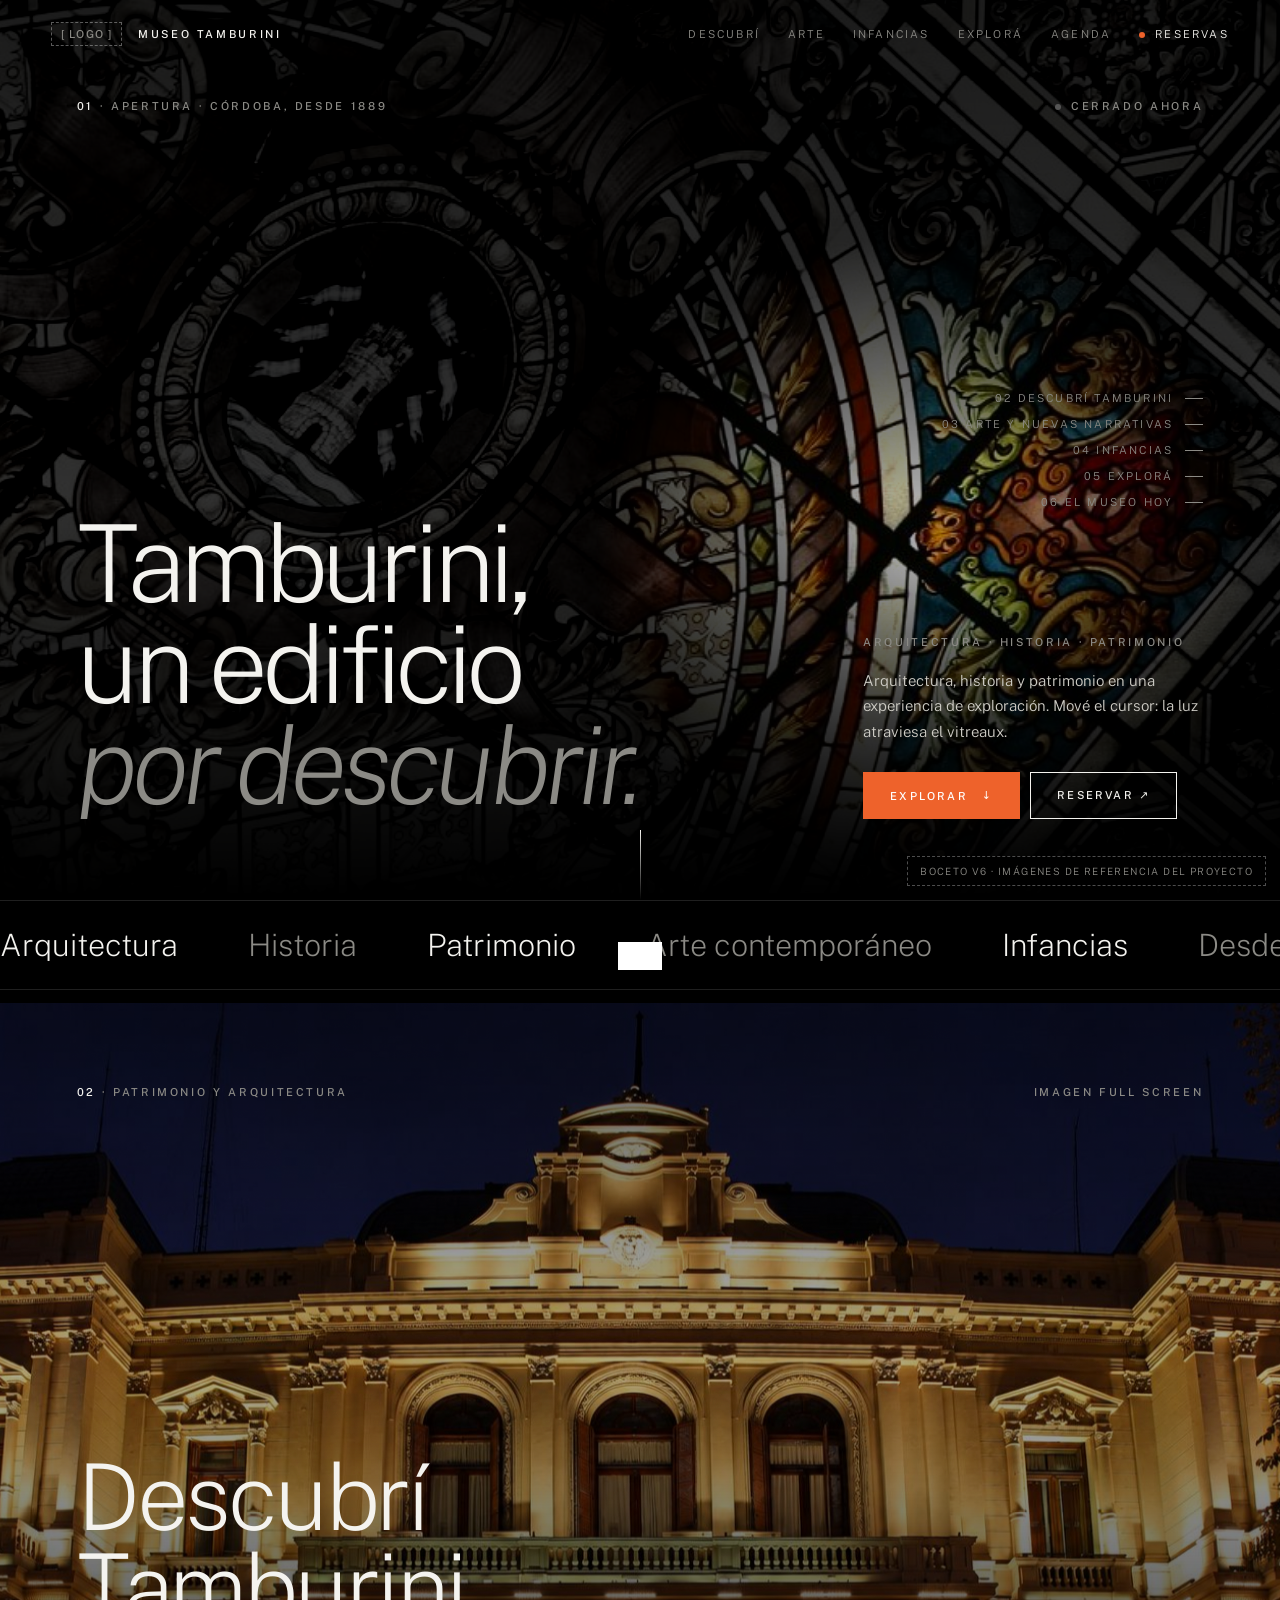
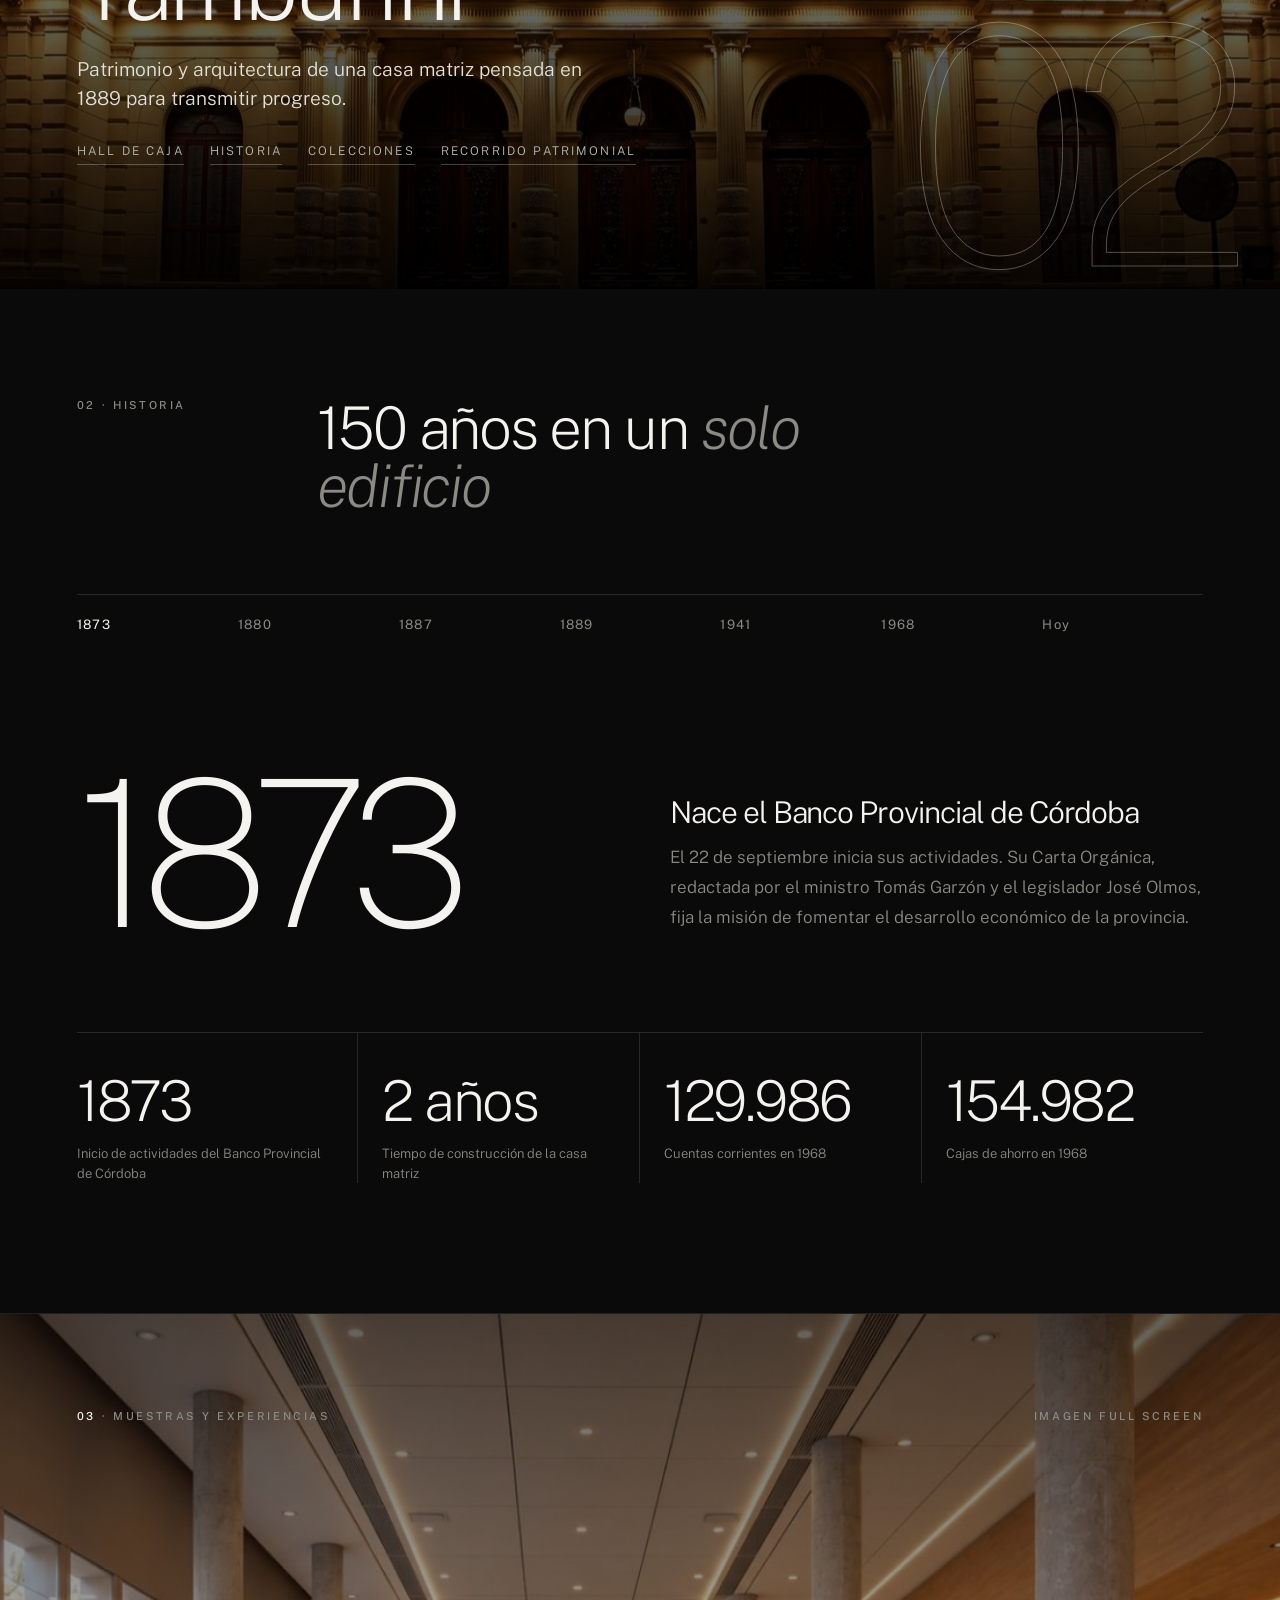
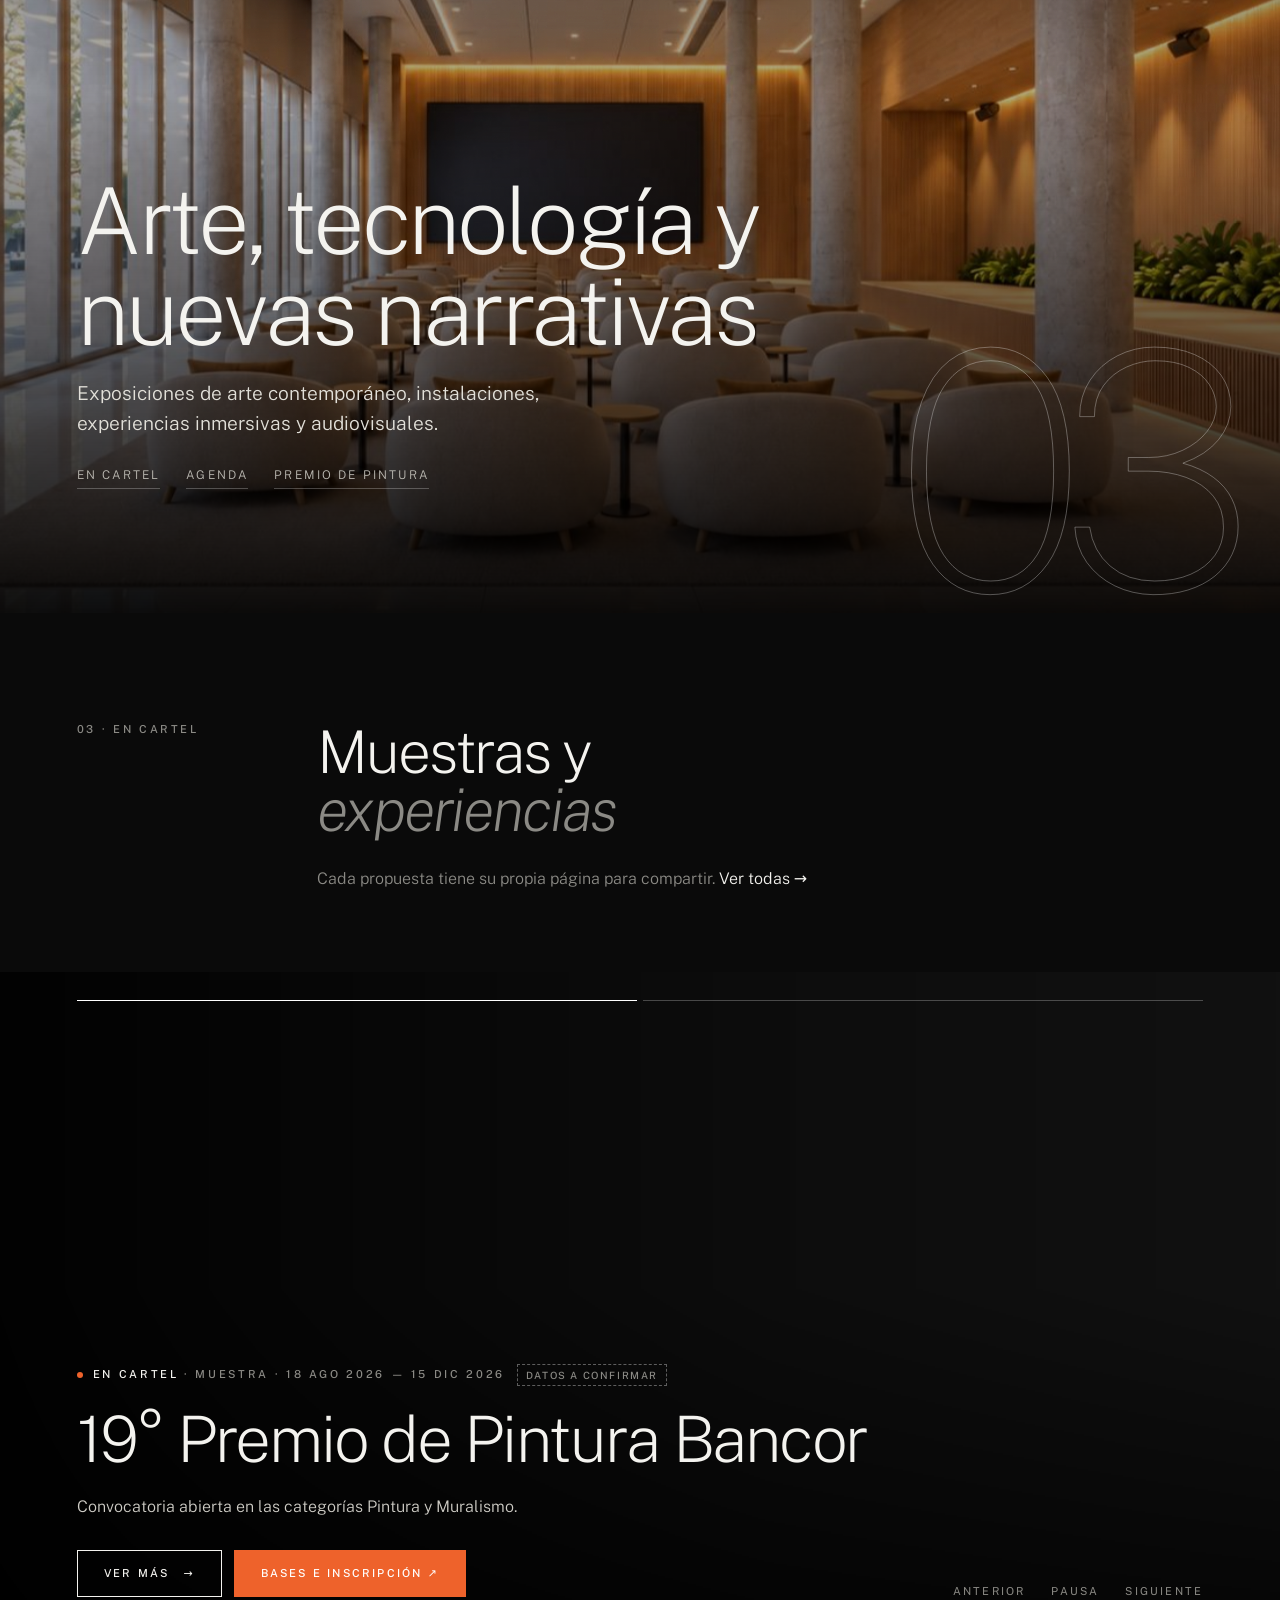
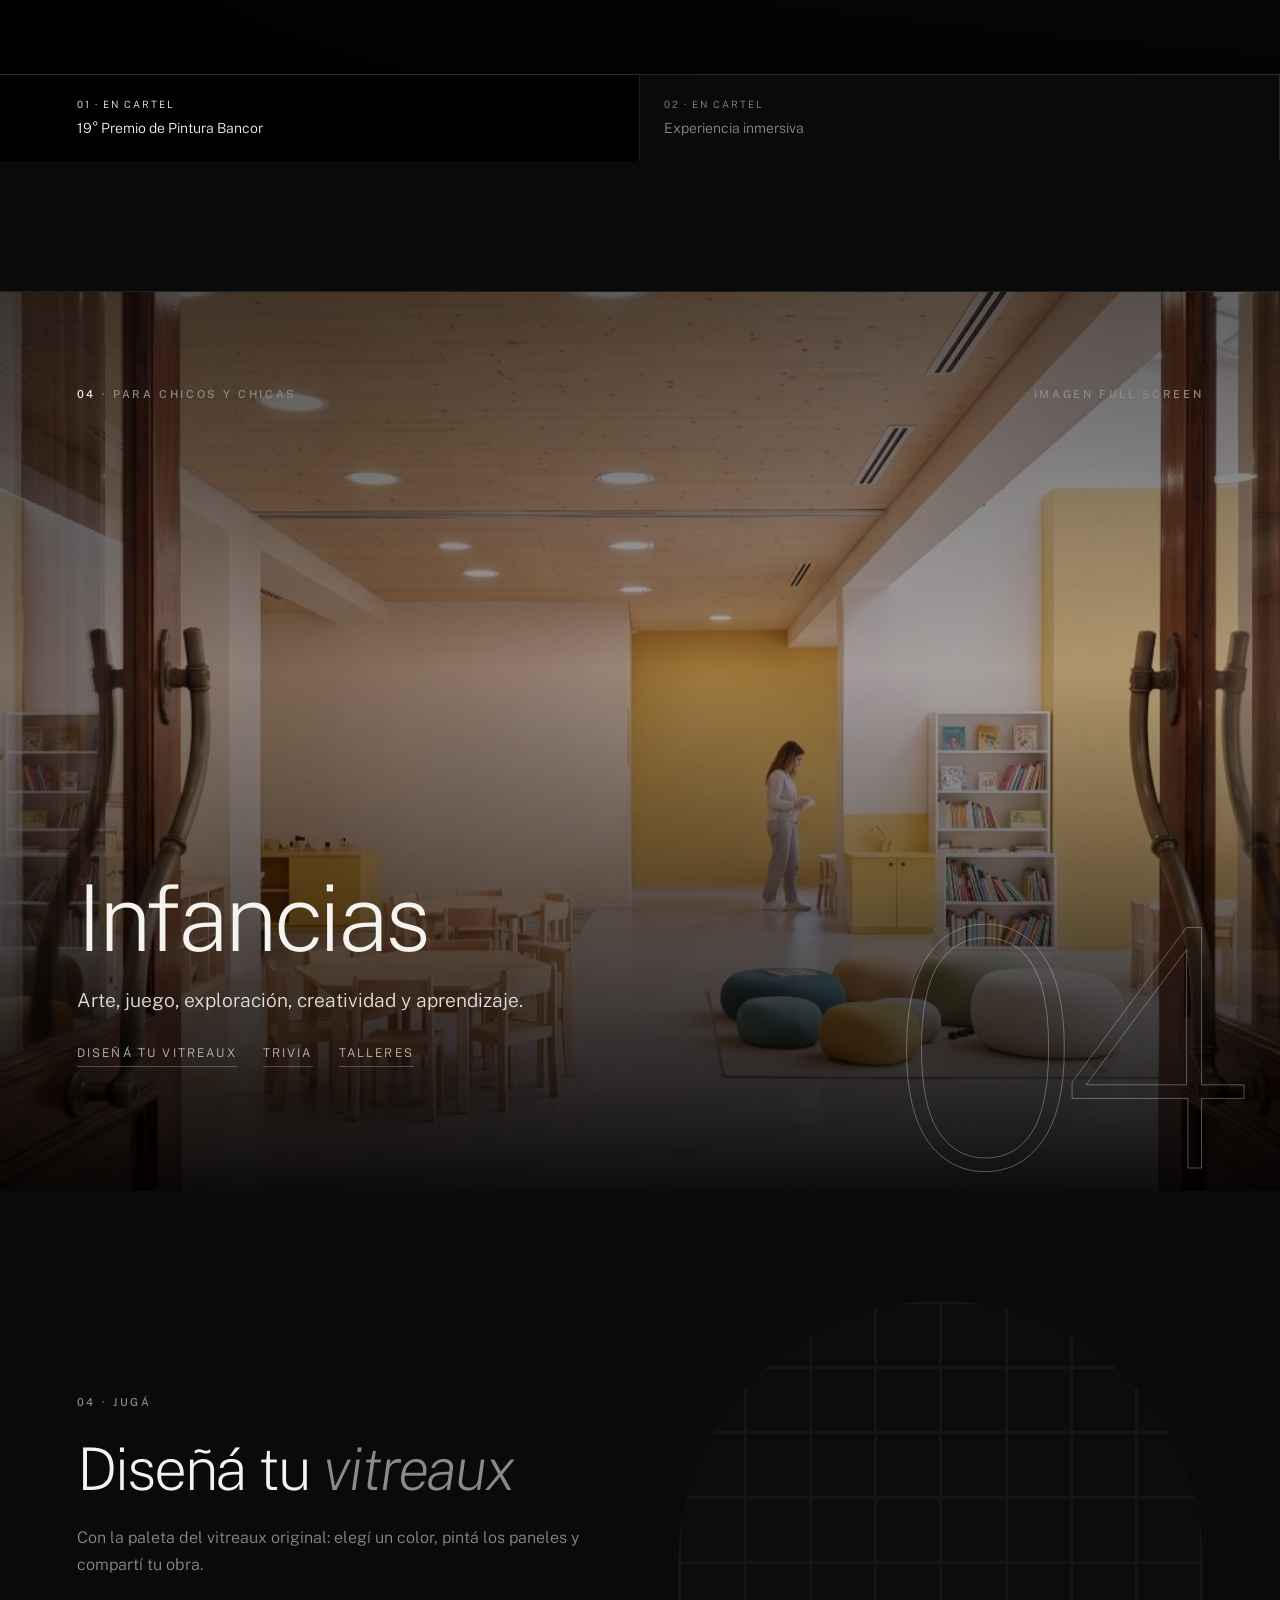
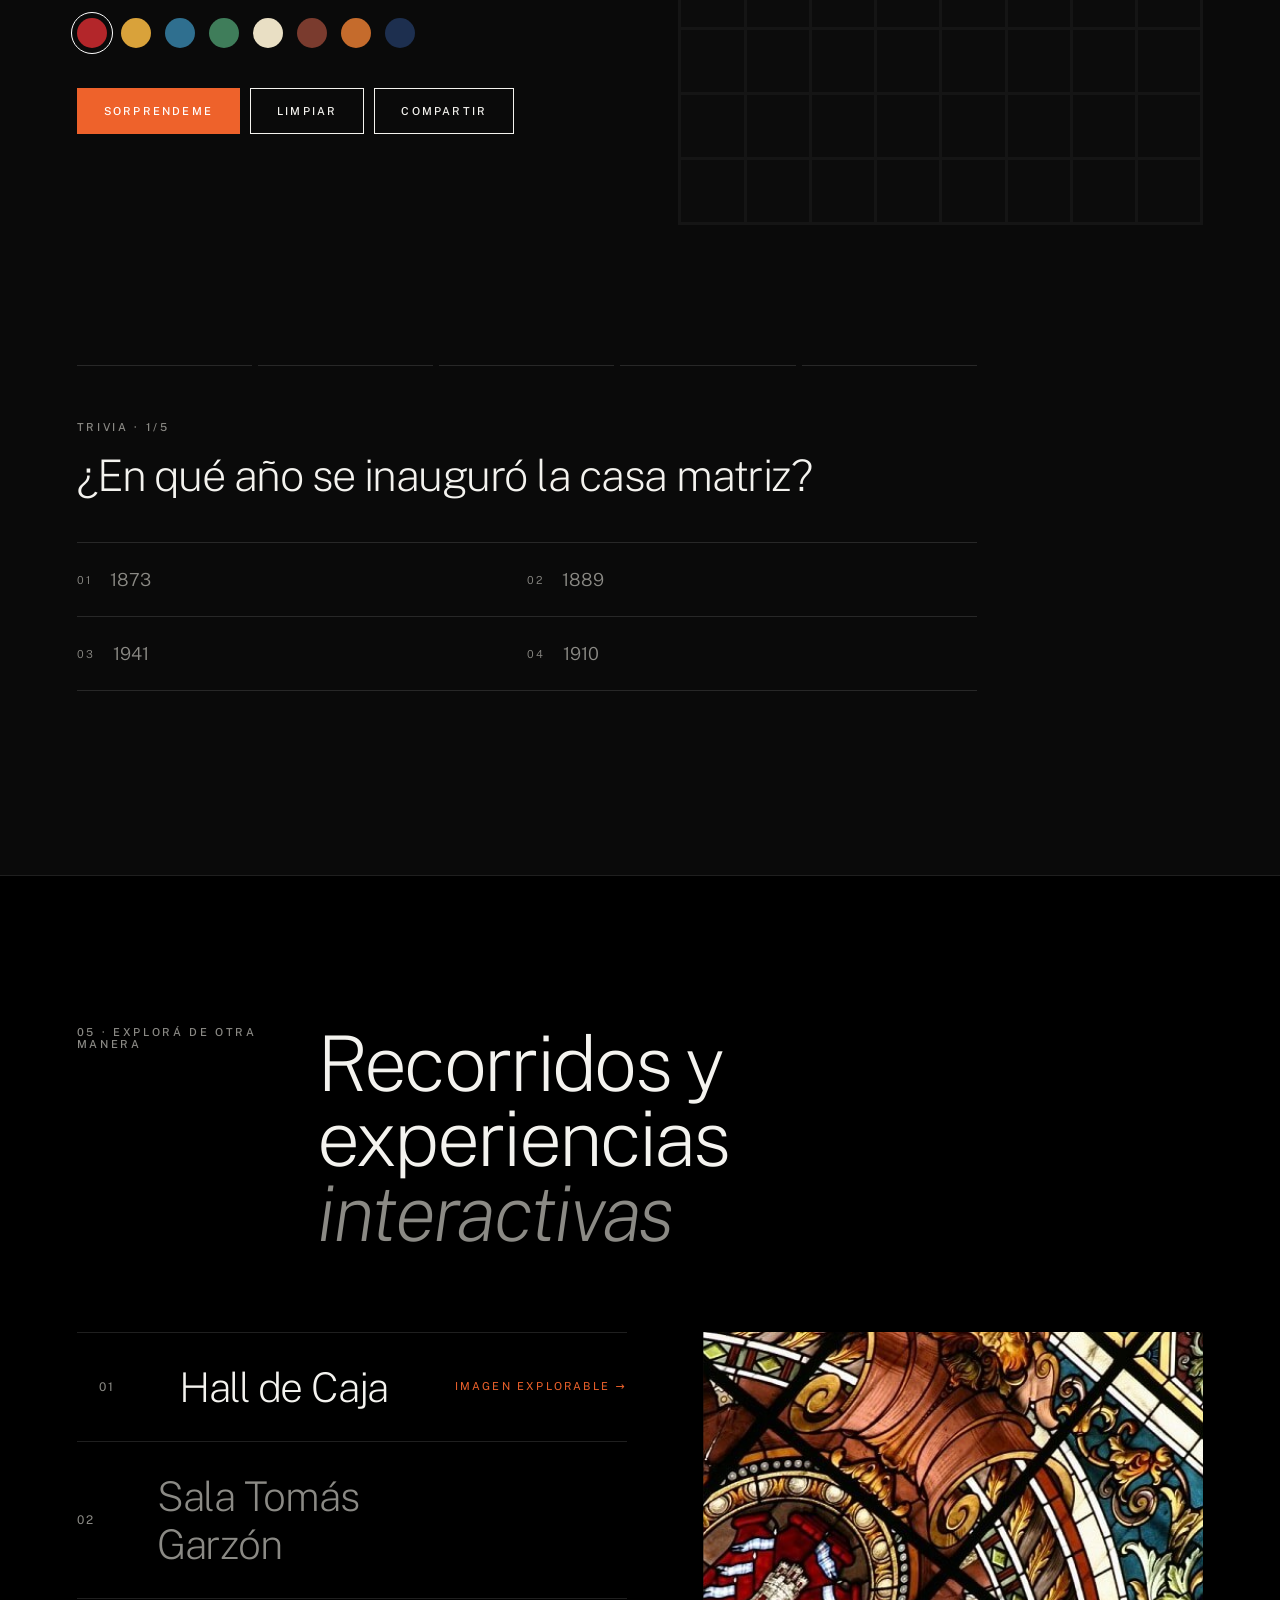
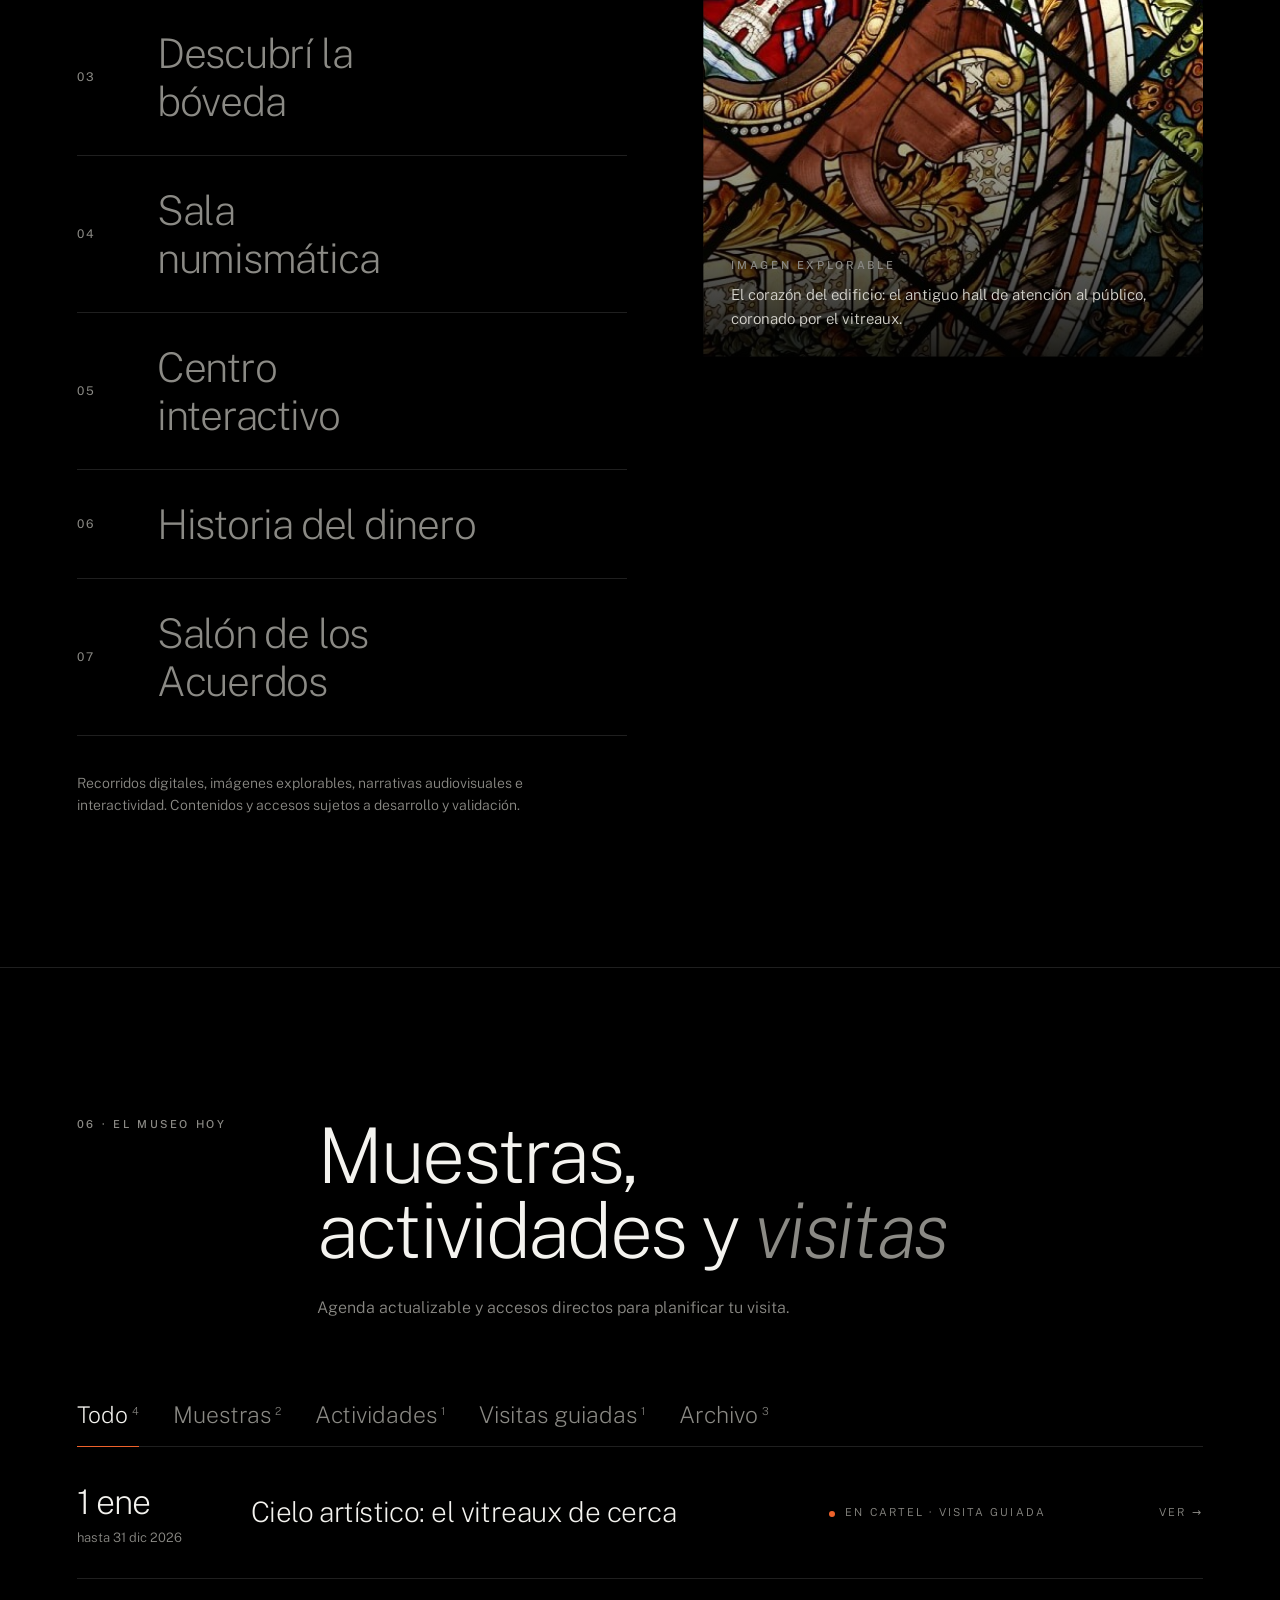
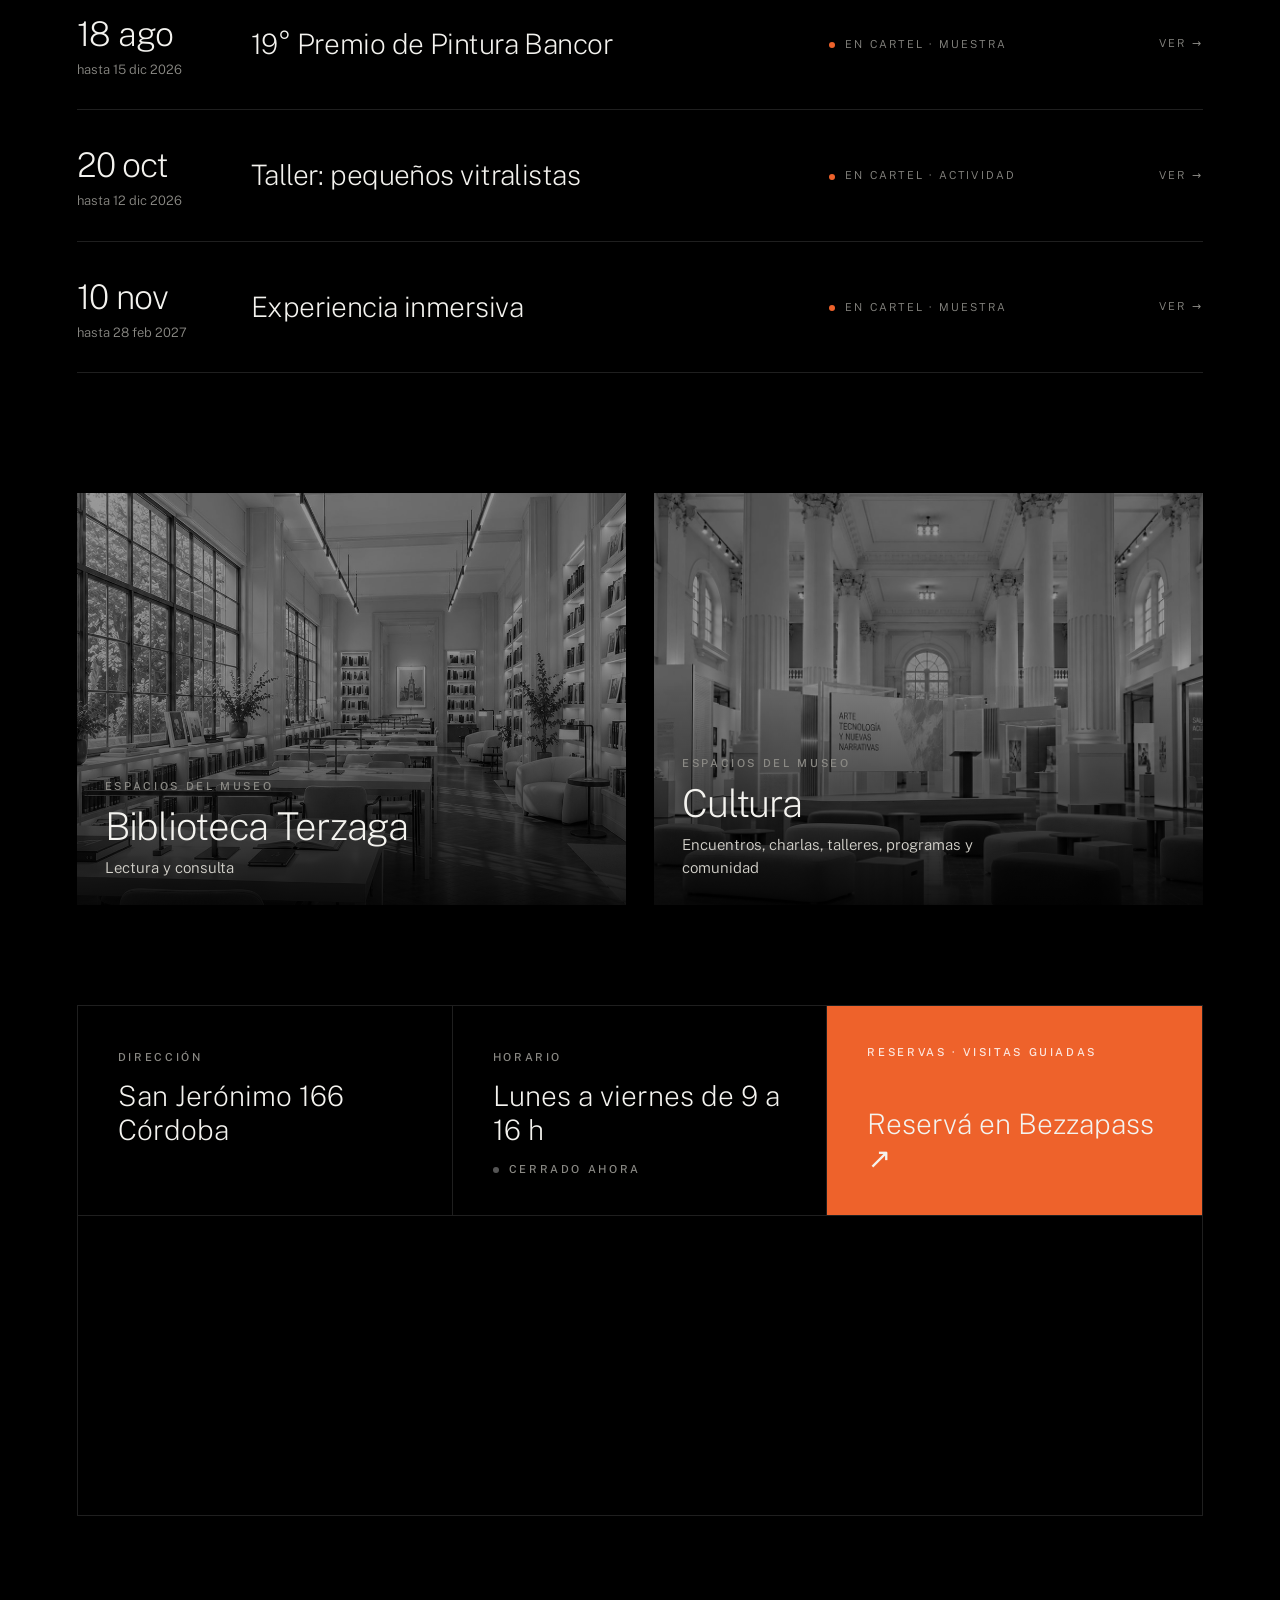
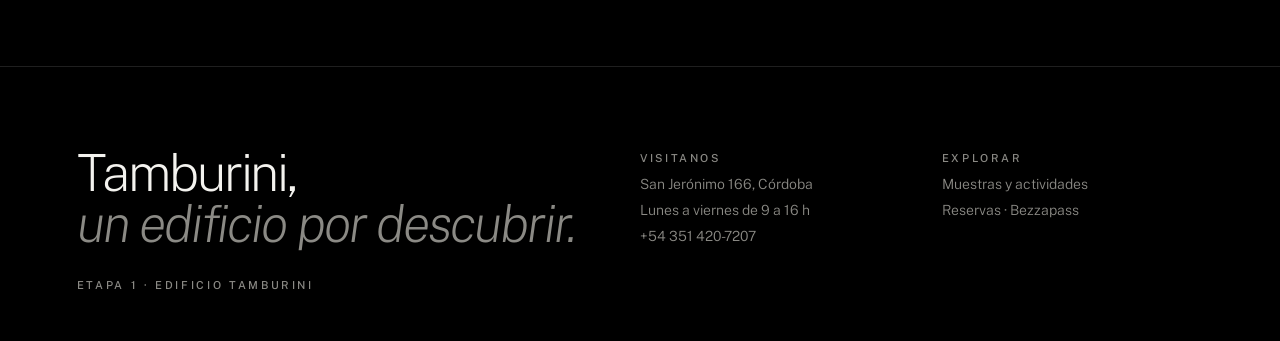
<file: index.html>
<!DOCTYPE html><html lang="es-AR"><head><meta charset="utf-8"><meta name="viewport" content="width=device-width,initial-scale=1">
<title>Museo Tamburini · Un edificio por descubrir | Córdoba</title><meta name="description" content="Tamburini, un edificio por descubrir. Arquitectura, historia y patrimonio en una experiencia de exploración. Muestras, infancias, recorridos interactivos y reservas."><link rel="canonical" href="https://www.bancor.com.ar/museo-tamburini/"><meta name="robots" content="index,follow,max-image-preview:large">
<meta property="og:type" content="website"><meta property="og:locale" content="es_AR"><meta property="og:site_name" content="Museo Arq. Francisco Tamburini"><meta property="og:title" content="Museo Tamburini · Un edificio por descubrir | Córdoba"><meta property="og:description" content="Tamburini, un edificio por descubrir. Arquitectura, historia y patrimonio en una experiencia de exploración. Muestras, infancias, recorridos interactivos y reservas."><meta property="og:url" content="https://www.bancor.com.ar/museo-tamburini/"><meta property="og:image" content="https://www.bancor.com.ar/museo-tamburini/assets/img/tamburini/fachada-tamburini-noche.jpg">
<meta name="twitter:card" content="summary_large_image"><meta name="theme-color" content="#000000"><link rel="preconnect" href="https://fonts.googleapis.com"><link rel="preconnect" href="https://fonts.gstatic.com" crossorigin><link href="https://fonts.googleapis.com/css2?family=Public+Sans:ital,wght@0,100;0,200;0,300;0,400;0,500;1,200;1,300&display=swap" rel="stylesheet"><link rel="stylesheet" href="assets/site.css"><script type="application/ld+json">{"@context": "https://schema.org", "@type": "Museum", "name": "Museo Arq. Francisco Tamburini", "url": "https://www.bancor.com.ar/museo-tamburini/", "telephone": "+54 351 420-7207", "address": {"@type": "PostalAddress", "streetAddress": "San Jerónimo 166", "addressLocality": "Córdoba", "postalCode": "X5000AGD", "addressRegion": "Córdoba", "addressCountry": "AR"}, "geo": {"@type": "GeoCoordinates", "latitude": -31.417767, "longitude": -64.18238}, "description": "Tamburini, un edificio por descubrir. Arquitectura, historia y patrimonio en la casa matriz del Banco de Córdoba (1889).", "openingHours": "Mo-Fr 09:00-16:00", "image": ["https://www.bancor.com.ar/museo-tamburini/assets/img/tamburini/fachada-tamburini-noche.jpg", "https://www.bancor.com.ar/museo-tamburini/assets/vitreaux.jpg"], "parentOrganization": {"@type": "Organization", "name": "Banco de la Provincia de Córdoba S.A.", "url": "https://www.bancor.com.ar/"}, "event": [{"@type": "Event", "name": "19° Premio de Pintura Bancor", "url": "https://www.bancor.com.ar/museo-tamburini/muestras/19-premio-pintura-bancor-2026/", "startDate": "2026-08-18", "endDate": "2026-12-15"}, {"@type": "Event", "name": "Muestra de arte contemporáneo", "url": "https://www.bancor.com.ar/museo-tamburini/muestras/muestra-arte-contemporaneo-2026/", "startDate": "2026-09-01", "endDate": "2026-11-30"}, {"@type": "Event", "name": "Experiencia inmersiva", "url": "https://www.bancor.com.ar/museo-tamburini/muestras/experiencia-inmersiva-2026/", "startDate": "2026-11-10", "endDate": "2027-02-28"}, {"@type": "Event", "name": "Cielo artístico: el vitreaux de cerca", "url": "https://www.bancor.com.ar/museo-tamburini/muestras/cielo-artistico-el-vitreaux-de-cerca/", "startDate": "2026-01-01", "endDate": "2026-12-31"}, {"@type": "Event", "name": "Taller: pequeños vitralistas", "url": "https://www.bancor.com.ar/museo-tamburini/muestras/taller-infancias-vitreaux/", "startDate": "2026-10-20", "endDate": "2026-12-12"}]}</script></head><body><div id="prog"></div><header class="hdr"><a class="brand" href="./"><span class="logo">[ LOGO ]</span><span>Museo Tamburini</span></a>
<nav><a href="#descubri">Descubrí</a><a href="#arte">Arte</a><a href="#infancias">Infancias</a><a href="#explora">Explorá</a><a href="#museo-hoy">Agenda</a>
<a class="cta ln" href="https://bezzapass.com.ar/" target="_blank" rel="noopener"><span class="dot"></span>Reservas</a></nav></header><section id="hero" aria-label="Apertura audiovisual"><div class="h-layer h-base"></div><div class="h-layer h-light"></div><div class="h-tiles"></div><div class="h-fade"></div>
<div class="h-top lbl"><span><b>01</b> · Apertura · Córdoba, desde 1889</span><span data-open></span></div>
<nav class="h-chap" aria-label="Capítulos"><a href="#descubri">02 Descubrí Tamburini</a><a href="#arte">03 Arte y nuevas narrativas</a><a href="#infancias">04 Infancias</a><a href="#explora">05 Explorá</a><a href="#museo-hoy">06 El museo hoy</a></nav>
<div class="h-txt"><h1><span class="l"><span>Tamburini,</span></span><span class="l"><span style="animation-delay:.15s">un edificio</span></span><span class="l"><span style="animation-delay:.3s"><em>por descubrir.</em></span></span></h1>
<div class="h-side"><span class="lbl">Arquitectura · Historia · Patrimonio</span><p>Arquitectura, historia y patrimonio en una experiencia de exploración. Mové el cursor: la luz atraviesa el vitreaux.</p>
<div style="display:flex;gap:10px;flex-wrap:wrap"><a class="btn acc" href="#descubri">Explorar <span class="ar">↓</span></a><a class="btn" href="https://bezzapass.com.ar/" target="_blank" rel="noopener">Reservar ↗</a></div></div></div><div class="scroll-ln"></div></section>
<div class="marq"><div class="tr" id="mq"></div></div>
<section class="chap" id="descubri"><div class="media"><div class="bg" style="background-image:url('assets/img/tamburini/fachada-tamburini-noche.jpg')"></div></div><div class="grain"></div><div class="sh"></div><div class="num">02</div>
<div class="top"><span class="lbl"><b>02</b> · Patrimonio y arquitectura</span><span class="lbl">Imagen full screen</span></div>
<div class="ct"><h2 data-split>Descubrí Tamburini</h2><p class="sub">Patrimonio y arquitectura de una casa matriz pensada en 1889 para transmitir progreso.</p><div class="tags"><a href="#explora">Hall de Caja</a><a href="#historia">Historia</a><a href="#explora">Colecciones</a><a href="#explora">Recorrido patrimonial</a></div></div></section>
<div class="branch" id="historia"><div class="s-head"><span class="lbl reveal">02 · Historia</span><h2 class="reveal" style="font-size:clamp(34px,4.6vw,72px)">150 años en un <em>solo edificio</em></h2></div>
<div class="reveal"><div class="tl-years" id="tlyears"></div><div class="tl-card" id="tlcard"></div></div>
<div class="stats"><div class="stat reveal"><div class="v" data-n="1873">0</div><div class="l">Inicio de actividades del Banco Provincial de Córdoba</div></div>
<div class="stat reveal"><div class="v"><span data-n="2">0</span> años</div><div class="l">Tiempo de construcción de la casa matriz</div></div>
<div class="stat reveal"><div class="v" data-n="130000">0</div><div class="l">Cuentas corrientes en 1968</div></div><div class="stat reveal"><div class="v" data-n="155000">0</div><div class="l">Cajas de ahorro en 1968</div></div></div></div>
<section class="chap" id="arte"><div class="media"><div class="bg" style="background-image:url('assets/img/innovacion/innovacion.jpg')"></div></div><div class="grain"></div><div class="sh"></div><div class="num">03</div>
<div class="top"><span class="lbl"><b>03</b> · Muestras y experiencias</span><span class="lbl">Imagen full screen</span></div>
<div class="ct"><h2 data-split>Arte, tecnología y nuevas narrativas</h2><p class="sub">Exposiciones de arte contemporáneo, instalaciones, experiencias inmersivas y audiovisuales.</p><div class="tags"><a href="#en-cartel">En cartel</a><a href="#museo-hoy">Agenda</a><a href="https://www.bancor.com.ar/institucional/museo-tamburini/premio-pintura" target=_blank rel=noopener>Premio de Pintura</a></div></div></section>
<div class="branch" id="en-cartel"><div class="s-head"><span class="lbl reveal">03 · En cartel</span><div><h2 class="reveal" style="font-size:clamp(34px,4.6vw,72px)">Muestras y <em>experiencias</em></h2>
<p class="lead reveal">Cada propuesta tiene su propia página para compartir. <a class="ln" style="color:var(--fg)" href="muestras/">Ver todas →</a></p></div></div>
<div class="stage" id="stage" data-eje="arte"><div class="bars"></div><div class="ctrl"><button id="sPrev">Anterior</button><button id="sPlay">Pausa</button><button id="sNext">Siguiente</button></div></div><div class="idx" id="idx"></div></div>
<section class="chap" id="infancias"><div class="media"><div class="bg" style="background-image:url('assets/img/infancias/espacio-infancias.jpg')"></div></div><div class="grain"></div><div class="sh"></div><div class="num">04</div>
<div class="top"><span class="lbl"><b>04</b> · Para chicos y chicas</span><span class="lbl">Imagen full screen</span></div>
<div class="ct"><h2 data-split>Infancias</h2><p class="sub">Arte, juego, exploración, creatividad y aprendizaje.</p><div class="tags"><a href="#juego">Diseñá tu vitreaux</a><a href="#trivia">Trivia</a><a href="#museo-hoy">Talleres</a></div></div></section>
<div class="branch" id="juego"><div class="kids"><div><span class="lbl reveal">04 · Jugá</span><h2 class="reveal" style="margin-top:30px;font-size:clamp(34px,4.6vw,72px)">Diseñá tu <em>vitreaux</em></h2>
<p class="lead reveal">Con la paleta del vitreaux original: elegí un color, pintá los paneles y compartí tu obra.</p><div class="pal" id="pal"></div>
<div style="display:flex;gap:10px;flex-wrap:wrap"><button class="btn acc" id="rnd">Sorprendeme</button><button class="btn" id="clr">Limpiar</button><button class="btn" id="shr">Compartir</button></div></div><div class="vgrid reveal" id="vgrid"></div></div>
<div class="qbox reveal" id="trivia"><div id="qbox"></div></div></div>
<section class="s" id="explora"><div class="s-head"><span class="lbl reveal">05 · Explorá de otra manera</span><div><h2 class="reveal">Recorridos y experiencias <em>interactivas</em></h2></div></div>
<div class="xp"><div><div class="xp-list reveal" id="xpList"></div><p class="xp-note">Recorridos digitales, imágenes explorables, narrativas audiovisuales e interactividad. Contenidos y accesos sujetos a desarrollo y validación.</p></div><div class="xp-view reveal" id="xpView"></div></div></section>
<section class="s" id="museo-hoy"><div class="s-head"><span class="lbl reveal">06 · El museo hoy</span><div><h2 class="reveal">Muestras, actividades y <em>visitas</em></h2><p class="lead reveal">Agenda actualizable y accesos directos para planificar tu visita.</p></div></div>
<div class="tabs reveal" id="tabs"></div><div id="agenda"></div><div id="evthumb"></div>
<div class="spaces"><div class="space reveal"><div class="im" style="background-image:url('assets/img/biblioteca-terzaga/biblioteca-terzaga.jpg')"></div><div class="tx"><span class="lbl">Espacios del museo</span><h4>Biblioteca Terzaga</h4><p>Lectura y consulta</p></div></div><div class="space reveal"><div class="im" style="background-image:url('assets/img/cultura/cultura.jpg')"></div><div class="tx"><span class="lbl">Espacios del museo</span><h4>Cultura</h4><p>Encuentros, charlas, talleres, programas y comunidad</p></div></div></div>
<div class="res-strip reveal"><div><span class="lbl">Dirección</span><div class="big">San Jerónimo 166<br>Córdoba</div></div>
<div><span class="lbl">Horario</span><div class="big">Lunes a viernes de 9 a 16 h</div><p class="lbl" style="margin-top:16px" data-open></p></div>
<a class="bzl" href="https://bezzapass.com.ar/" target="_blank" rel="noopener"><span class="lbl">Reservas · Visitas guiadas</span><div class="big">Reservá en Bezzapass ↗</div></a></div>
<div class="map reveal"><iframe loading="lazy" title="Mapa" src="https://www.openstreetmap.org/export/embed.html?bbox=-64.1864%2C-31.4200%2C-64.1784%2C-31.4155&amp;layer=mapnik&amp;marker=-31.417767%2C-64.18238"></iframe></div></section>
<div class="exo" id="exo"></div><footer><div><div class="big">Tamburini,<br><em style="color:var(--mute)">un edificio por descubrir.</em></div><p class="lbl" style="margin-top:30px">Etapa 1 · Edificio Tamburini</p></div>
<div><span class="lbl">Visitanos</span><a href="https://maps.google.com/?q=-31.417767,-64.18238" target="_blank" rel="noopener">San Jerónimo 166, Córdoba</a><a>Lunes a viernes de 9 a 16 h</a><a href="tel:+54351420-7207">+54 351 420-7207</a></div>
<div><span class="lbl">Explorar</span><a href="muestras/">Muestras y actividades</a><a href="https://bezzapass.com.ar/" target="_blank" rel="noopener">Reservas · Bezzapass</a></div></footer>
<div class="toast" id="toast"></div><div class="note">Boceto v6 · imágenes de referencia del proyecto</div><script>window.SITE={"page": "home", "root": "", "vit": "assets/vitreaux.jpg", "preview": false, "imgs": {}, "data": {"config": {"base_url": "https://www.bancor.com.ar/museo-tamburini", "museo": "Museo Arq. Francisco Tamburini", "direccion": "San Jerónimo 166", "ciudad": "Córdoba", "cp": "X5000AGD", "pais": "AR", "lat": -31.417767, "lng": -64.18238, "telefono": "+54 351 420-7207", "horario": "Lunes a viernes de 9 a 16 h", "bezzapass": "https://bezzapass.com.ar/"}, "muestras": [{"slug": "19-premio-pintura-bancor-2026", "tipo": "Muestra", "eje": "arte", "titulo": "19° Premio de Pintura Bancor", "bajada": "Convocatoria abierta en las categorías Pintura y Muralismo.", "cuerpo": ["El Premio de Pintura Bancor llega a su edición número 19 con dos categorías: Pintura y Muralismo.", "En la página oficial del premio se pueden consultar las condiciones, descargar los reglamentos y acceder al sistema de inscripción."], "desde": "2026-08-18", "hasta": "2026-12-15", "horario": "", "entrada": "Inscripción online", "img": "https://images.unsplash.com/photo-1513364776144-60967b0f800f?auto=format&fit=crop&w=1800&q=70", "gal": [], "cta": {"label": "Bases e inscripción", "url": "https://www.bancor.com.ar/institucional/museo-tamburini/premio-pintura"}, "keywords": ["premio de pintura", "muralismo", "Bancor"], "ph": true}, {"slug": "muestra-arte-contemporaneo-2026", "tipo": "Muestra", "eje": "arte", "titulo": "Muestra de arte contemporáneo", "bajada": "Espacio para la exposición en cartel: obra, artista, curaduría y video de presentación.", "cuerpo": ["Texto curatorial a completar por el museo."], "desde": "2026-09-01", "hasta": "2026-11-30", "horario": "Lunes a viernes de 9 a 16 h", "entrada": "Con reserva en Bezzapass", "img": "assets/img/innovacion/innovacion.jpg", "gal": [], "video": "", "keywords": ["arte contemporáneo Córdoba"], "ph": true}, {"slug": "experiencia-inmersiva-2026", "tipo": "Muestra", "eje": "arte", "titulo": "Experiencia inmersiva", "bajada": "Instalación audiovisual a confirmar.", "cuerpo": ["Contenido a completar."], "desde": "2026-11-10", "hasta": "2027-02-28", "horario": "Lunes a viernes de 9 a 16 h", "entrada": "Con reserva en Bezzapass", "img": "assets/img/innovacion/centro-interactivo-linea-de-tiempo.jpg", "gal": [], "keywords": ["experiencia inmersiva"], "ph": true}, {"slug": "cielo-artistico-el-vitreaux-de-cerca", "tipo": "Visita guiada", "eje": "patrimonio", "titulo": "Cielo artístico: el vitreaux de cerca", "bajada": "Un recorrido por el Hall de Caja: el vitreaux, la yesería y los símbolos de 1889.", "cuerpo": ["La casa matriz del Banco de Córdoba fue inaugurada el 17 de mayo de 1889 con proyecto del arquitecto italiano Francisco Tamburini.", "Su interior, con decoración inspirada en el Palacio de Versalles, conserva un imponente vitreaux en el techo del hall central de las antiguas cajas de atención al público, acompañado de molduras y yesería de Arturo Nembrini Gonzaga."], "desde": "2026-01-01", "hasta": "2026-12-31", "horario": "Lunes a viernes de 9 a 16 h", "entrada": "Con reserva en Bezzapass", "img": "__VITREAUX__", "gal": ["__VITREAUX__", "assets/img/tamburini/fachada-tamburini-noche.jpg"], "keywords": ["vitreaux", "patrimonio Córdoba", "visita guiada"], "ph": true}, {"slug": "taller-infancias-vitreaux", "tipo": "Actividad", "eje": "infancias", "titulo": "Taller: pequeños vitralistas", "bajada": "Arte, juego y exploración para chicos y chicas a partir del vitreaux del museo.", "cuerpo": ["Actividad de ejemplo para la línea Infancias. Contenido a completar."], "desde": "2026-10-20", "hasta": "2026-12-12", "horario": "A confirmar", "entrada": "Con reserva en Bezzapass", "img": "assets/img/infancias/espacio-infancias.jpg", "gal": [], "keywords": ["infancias", "taller para chicos Córdoba"], "ph": true}, {"slug": "noche-de-los-museos-2025-los-dorados-anos-veinte", "tipo": "Actividad", "eje": "arte", "titulo": "Los dorados años veinte · Noche de los Museos 2025", "bajada": "Una noche que recreó el espíritu de los años veinte, cuando el Banco transitaba su cincuentenario.", "cuerpo": ["Bajo la consigna «El futuro de los museos en constante cambio», el Museo Tamburini invitó a las familias cordobesas a una noche que combinó ficción literaria, música y danza.", "A 100 años de la publicación de «El Gran Gatsby», el público vivió una adaptación libre de la novela de F. Scott Fitzgerald con artistas cordobeses dirigidos por Carolina Gallardo.", "La programación sumó a la Small Jazz Band con la Escuela Córdoba Swing, el Coro Bancor, una muestra de autos antiguos y un recorrido por la historia del Banco en los años veinte, con avistaje del cielo artístico con telescopios."], "programa": [["20:00 – 01:00", "Exposición del Museo Itinerante de la Asociación Cordobesa de Coleccionistas de Autos Antiguos"], ["20:15 y 22:30", "Coro Bancor, a cargo de María Emilia Puebla"], ["20:30 y 22:45", "Puesta escénica de «El Gran Gatsby», dirección de Carolina Gallardo"], ["21:00 y 23:15", "Small Jazz Band con la Escuela Córdoba Swing"], ["21:30 y 23:45", "Visita «Historia del Banco de Córdoba, década del veinte» y avistaje del cielo artístico con telescopios"]], "desde": "2025-11-07", "hasta": "2025-11-07", "horario": "20:00 a 01:00 h", "entrada": "Libre y gratuita", "gratis": true, "img": "assets/img/tamburini/fachada-tamburini-noche.jpg", "gal": [], "keywords": ["Noche de los Museos Córdoba", "El Gran Gatsby"]}, {"slug": "18-premio-pintura-bancor-2025", "tipo": "Muestra", "eje": "arte", "titulo": "18° Premio de Pintura Bancor", "bajada": "Obras ganadoras y seleccionadas de la edición 18.", "cuerpo": ["Contenido a completar con las obras ganadoras e imágenes oficiales."], "desde": "2025-08-01", "hasta": "2025-12-15", "horario": "", "entrada": "", "img": "https://images.unsplash.com/photo-1579783902614-a3fb3927b6a5?auto=format&fit=crop&w=1800&q=70", "gal": [], "keywords": ["premio de pintura"], "ph": true}]}}</script><script src="assets/site.js"></script></body></html>
</file>
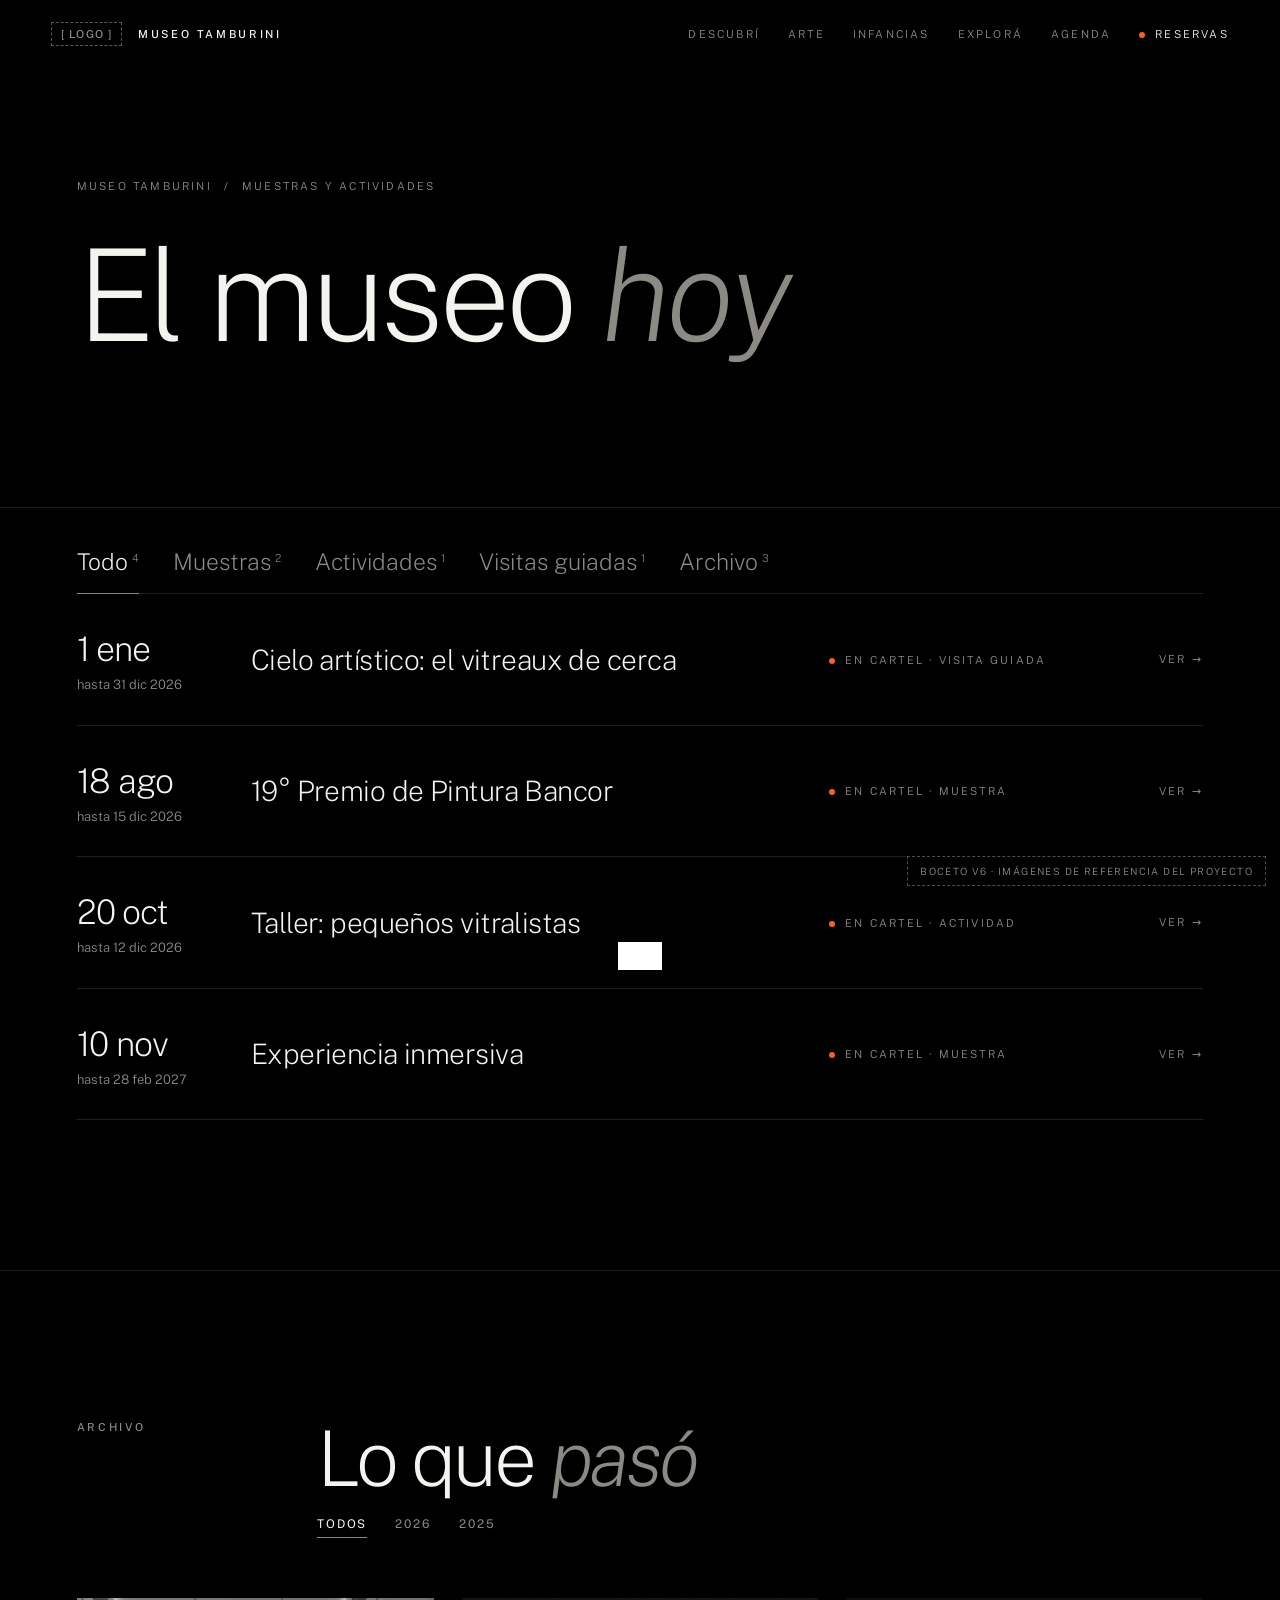
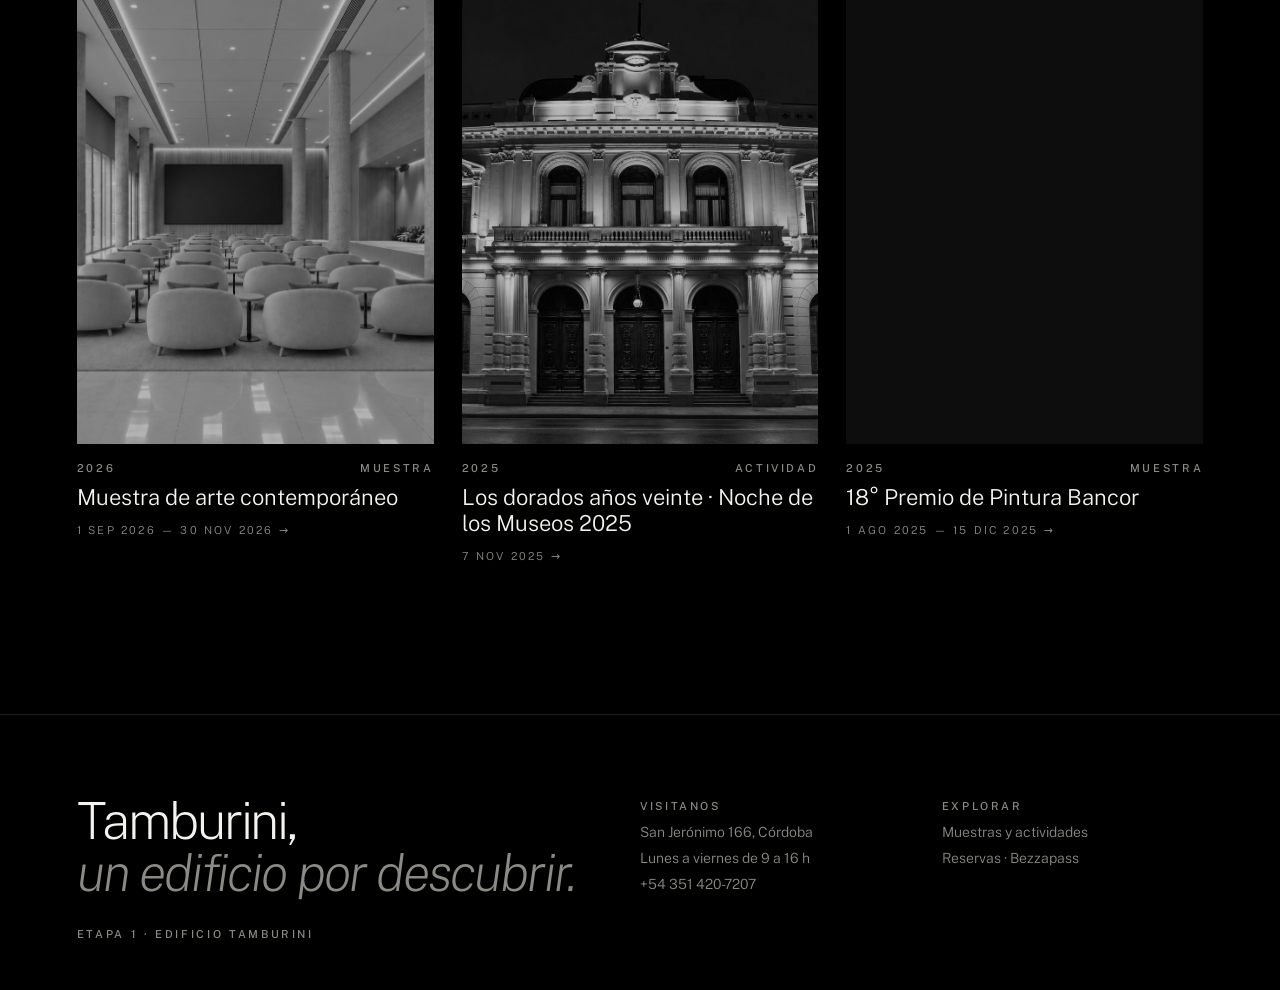
<file: muestras/index.html>
<!DOCTYPE html><html lang="es-AR"><head><meta charset="utf-8"><meta name="viewport" content="width=device-width,initial-scale=1">
<title>Muestras y actividades · Museo Tamburini</title><meta name="description" content="Agenda de muestras, actividades y visitas guiadas del Museo Tamburini, Córdoba."><link rel="canonical" href="https://www.bancor.com.ar/museo-tamburini/muestras/"><meta name="robots" content="index,follow,max-image-preview:large">
<meta property="og:type" content="website"><meta property="og:locale" content="es_AR"><meta property="og:site_name" content="Museo Arq. Francisco Tamburini"><meta property="og:title" content="Muestras y actividades · Museo Tamburini"><meta property="og:description" content="Agenda de muestras, actividades y visitas guiadas del Museo Tamburini, Córdoba."><meta property="og:url" content="https://www.bancor.com.ar/museo-tamburini/muestras/"><meta property="og:image" content="https://www.bancor.com.ar/museo-tamburini/assets/img/tamburini/fachada-tamburini-noche.jpg">
<meta name="twitter:card" content="summary_large_image"><meta name="theme-color" content="#000000"><link rel="preconnect" href="https://fonts.googleapis.com"><link rel="preconnect" href="https://fonts.gstatic.com" crossorigin><link href="https://fonts.googleapis.com/css2?family=Public+Sans:ital,wght@0,100;0,200;0,300;0,400;0,500;1,200;1,300&display=swap" rel="stylesheet"><link rel="stylesheet" href="../assets/site.css"><script type="application/ld+json">{"@context": "https://schema.org", "@type": "CollectionPage", "name": "Muestras y actividades · Museo Tamburini", "url": "https://www.bancor.com.ar/museo-tamburini/muestras/", "mainEntity": {"@type": "ItemList", "itemListElement": [{"@type": "ListItem", "position": 1, "url": "https://www.bancor.com.ar/museo-tamburini/muestras/19-premio-pintura-bancor-2026/", "name": "19° Premio de Pintura Bancor"}, {"@type": "ListItem", "position": 2, "url": "https://www.bancor.com.ar/museo-tamburini/muestras/muestra-arte-contemporaneo-2026/", "name": "Muestra de arte contemporáneo"}, {"@type": "ListItem", "position": 3, "url": "https://www.bancor.com.ar/museo-tamburini/muestras/experiencia-inmersiva-2026/", "name": "Experiencia inmersiva"}, {"@type": "ListItem", "position": 4, "url": "https://www.bancor.com.ar/museo-tamburini/muestras/cielo-artistico-el-vitreaux-de-cerca/", "name": "Cielo artístico: el vitreaux de cerca"}, {"@type": "ListItem", "position": 5, "url": "https://www.bancor.com.ar/museo-tamburini/muestras/taller-infancias-vitreaux/", "name": "Taller: pequeños vitralistas"}, {"@type": "ListItem", "position": 6, "url": "https://www.bancor.com.ar/museo-tamburini/muestras/noche-de-los-museos-2025-los-dorados-anos-veinte/", "name": "Los dorados años veinte · Noche de los Museos 2025"}, {"@type": "ListItem", "position": 7, "url": "https://www.bancor.com.ar/museo-tamburini/muestras/18-premio-pintura-bancor-2025/", "name": "18° Premio de Pintura Bancor"}]}}</script></head><body><div id="prog"></div><header class="hdr"><a class="brand" href="../"><span class="logo">[ LOGO ]</span><span>Museo Tamburini</span></a>
<nav><a href="../#descubri">Descubrí</a><a href="../#arte">Arte</a><a href="../#infancias">Infancias</a><a href="../#explora">Explorá</a><a href="../#museo-hoy">Agenda</a>
<a class="cta ln" href="https://bezzapass.com.ar/" target="_blank" rel="noopener"><span class="dot"></span>Reservas</a></nav></header><main><section class="s" style="padding-top:180px;border:0"><nav class="crumb reveal"><a href="../">Museo Tamburini</a><span>/</span><span>Muestras y actividades</span></nav>
<h1 class="reveal" style="font-size:clamp(56px,10vw,170px);margin:40px 0 0">El museo <em>hoy</em></h1></section>
<section class="s" id="museo-hoy" style="padding-top:40px"><div class="tabs" id="tabs"></div><div id="agenda"></div><div id="evthumb"></div></section>
<section class="s"><div class="s-head" style="margin-bottom:20px"><span class="lbl">Archivo</span><div><h2>Lo que <em>pasó</em></h2><div class="filters" id="fYear"></div></div></div><div class="agrid" id="agrid"></div>
<noscript><ul><li><a href="19-premio-pintura-bancor-2026/">19° Premio de Pintura Bancor</a></li><li><a href="muestra-arte-contemporaneo-2026/">Muestra de arte contemporáneo</a></li><li><a href="experiencia-inmersiva-2026/">Experiencia inmersiva</a></li><li><a href="cielo-artistico-el-vitreaux-de-cerca/">Cielo artístico: el vitreaux de cerca</a></li><li><a href="taller-infancias-vitreaux/">Taller: pequeños vitralistas</a></li><li><a href="noche-de-los-museos-2025-los-dorados-anos-veinte/">Los dorados años veinte · Noche de los Museos 2025</a></li><li><a href="18-premio-pintura-bancor-2025/">18° Premio de Pintura Bancor</a></li></ul></noscript></section></main><footer><div><div class="big">Tamburini,<br><em style="color:var(--mute)">un edificio por descubrir.</em></div><p class="lbl" style="margin-top:30px">Etapa 1 · Edificio Tamburini</p></div>
<div><span class="lbl">Visitanos</span><a href="https://maps.google.com/?q=-31.417767,-64.18238" target="_blank" rel="noopener">San Jerónimo 166, Córdoba</a><a>Lunes a viernes de 9 a 16 h</a><a href="tel:+54351420-7207">+54 351 420-7207</a></div>
<div><span class="lbl">Explorar</span><a href="./">Muestras y actividades</a><a href="https://bezzapass.com.ar/" target="_blank" rel="noopener">Reservas · Bezzapass</a></div></footer>
<div class="toast" id="toast"></div><div class="note">Boceto v6 · imágenes de referencia del proyecto</div><script>window.SITE={"page": "list", "root": "../", "vit": "../assets/vitreaux.jpg", "preview": false, "imgs": {}, "data": {"config": {"base_url": "https://www.bancor.com.ar/museo-tamburini", "museo": "Museo Arq. Francisco Tamburini", "direccion": "San Jerónimo 166", "ciudad": "Córdoba", "cp": "X5000AGD", "pais": "AR", "lat": -31.417767, "lng": -64.18238, "telefono": "+54 351 420-7207", "horario": "Lunes a viernes de 9 a 16 h", "bezzapass": "https://bezzapass.com.ar/"}, "muestras": [{"slug": "19-premio-pintura-bancor-2026", "tipo": "Muestra", "eje": "arte", "titulo": "19° Premio de Pintura Bancor", "bajada": "Convocatoria abierta en las categorías Pintura y Muralismo.", "cuerpo": ["El Premio de Pintura Bancor llega a su edición número 19 con dos categorías: Pintura y Muralismo.", "En la página oficial del premio se pueden consultar las condiciones, descargar los reglamentos y acceder al sistema de inscripción."], "desde": "2026-08-18", "hasta": "2026-12-15", "horario": "", "entrada": "Inscripción online", "img": "https://images.unsplash.com/photo-1513364776144-60967b0f800f?auto=format&fit=crop&w=1800&q=70", "gal": [], "cta": {"label": "Bases e inscripción", "url": "https://www.bancor.com.ar/institucional/museo-tamburini/premio-pintura"}, "keywords": ["premio de pintura", "muralismo", "Bancor"], "ph": true}, {"slug": "muestra-arte-contemporaneo-2026", "tipo": "Muestra", "eje": "arte", "titulo": "Muestra de arte contemporáneo", "bajada": "Espacio para la exposición en cartel: obra, artista, curaduría y video de presentación.", "cuerpo": ["Texto curatorial a completar por el museo."], "desde": "2026-09-01", "hasta": "2026-11-30", "horario": "Lunes a viernes de 9 a 16 h", "entrada": "Con reserva en Bezzapass", "img": "assets/img/innovacion/innovacion.jpg", "gal": [], "video": "", "keywords": ["arte contemporáneo Córdoba"], "ph": true}, {"slug": "experiencia-inmersiva-2026", "tipo": "Muestra", "eje": "arte", "titulo": "Experiencia inmersiva", "bajada": "Instalación audiovisual a confirmar.", "cuerpo": ["Contenido a completar."], "desde": "2026-11-10", "hasta": "2027-02-28", "horario": "Lunes a viernes de 9 a 16 h", "entrada": "Con reserva en Bezzapass", "img": "assets/img/innovacion/centro-interactivo-linea-de-tiempo.jpg", "gal": [], "keywords": ["experiencia inmersiva"], "ph": true}, {"slug": "cielo-artistico-el-vitreaux-de-cerca", "tipo": "Visita guiada", "eje": "patrimonio", "titulo": "Cielo artístico: el vitreaux de cerca", "bajada": "Un recorrido por el Hall de Caja: el vitreaux, la yesería y los símbolos de 1889.", "cuerpo": ["La casa matriz del Banco de Córdoba fue inaugurada el 17 de mayo de 1889 con proyecto del arquitecto italiano Francisco Tamburini.", "Su interior, con decoración inspirada en el Palacio de Versalles, conserva un imponente vitreaux en el techo del hall central de las antiguas cajas de atención al público, acompañado de molduras y yesería de Arturo Nembrini Gonzaga."], "desde": "2026-01-01", "hasta": "2026-12-31", "horario": "Lunes a viernes de 9 a 16 h", "entrada": "Con reserva en Bezzapass", "img": "__VITREAUX__", "gal": ["__VITREAUX__", "assets/img/tamburini/fachada-tamburini-noche.jpg"], "keywords": ["vitreaux", "patrimonio Córdoba", "visita guiada"], "ph": true}, {"slug": "taller-infancias-vitreaux", "tipo": "Actividad", "eje": "infancias", "titulo": "Taller: pequeños vitralistas", "bajada": "Arte, juego y exploración para chicos y chicas a partir del vitreaux del museo.", "cuerpo": ["Actividad de ejemplo para la línea Infancias. Contenido a completar."], "desde": "2026-10-20", "hasta": "2026-12-12", "horario": "A confirmar", "entrada": "Con reserva en Bezzapass", "img": "assets/img/infancias/espacio-infancias.jpg", "gal": [], "keywords": ["infancias", "taller para chicos Córdoba"], "ph": true}, {"slug": "noche-de-los-museos-2025-los-dorados-anos-veinte", "tipo": "Actividad", "eje": "arte", "titulo": "Los dorados años veinte · Noche de los Museos 2025", "bajada": "Una noche que recreó el espíritu de los años veinte, cuando el Banco transitaba su cincuentenario.", "cuerpo": ["Bajo la consigna «El futuro de los museos en constante cambio», el Museo Tamburini invitó a las familias cordobesas a una noche que combinó ficción literaria, música y danza.", "A 100 años de la publicación de «El Gran Gatsby», el público vivió una adaptación libre de la novela de F. Scott Fitzgerald con artistas cordobeses dirigidos por Carolina Gallardo.", "La programación sumó a la Small Jazz Band con la Escuela Córdoba Swing, el Coro Bancor, una muestra de autos antiguos y un recorrido por la historia del Banco en los años veinte, con avistaje del cielo artístico con telescopios."], "programa": [["20:00 – 01:00", "Exposición del Museo Itinerante de la Asociación Cordobesa de Coleccionistas de Autos Antiguos"], ["20:15 y 22:30", "Coro Bancor, a cargo de María Emilia Puebla"], ["20:30 y 22:45", "Puesta escénica de «El Gran Gatsby», dirección de Carolina Gallardo"], ["21:00 y 23:15", "Small Jazz Band con la Escuela Córdoba Swing"], ["21:30 y 23:45", "Visita «Historia del Banco de Córdoba, década del veinte» y avistaje del cielo artístico con telescopios"]], "desde": "2025-11-07", "hasta": "2025-11-07", "horario": "20:00 a 01:00 h", "entrada": "Libre y gratuita", "gratis": true, "img": "assets/img/tamburini/fachada-tamburini-noche.jpg", "gal": [], "keywords": ["Noche de los Museos Córdoba", "El Gran Gatsby"]}, {"slug": "18-premio-pintura-bancor-2025", "tipo": "Muestra", "eje": "arte", "titulo": "18° Premio de Pintura Bancor", "bajada": "Obras ganadoras y seleccionadas de la edición 18.", "cuerpo": ["Contenido a completar con las obras ganadoras e imágenes oficiales."], "desde": "2025-08-01", "hasta": "2025-12-15", "horario": "", "entrada": "", "img": "https://images.unsplash.com/photo-1579783902614-a3fb3927b6a5?auto=format&fit=crop&w=1800&q=70", "gal": [], "keywords": ["premio de pintura"], "ph": true}]}}</script><script src="../assets/site.js"></script></body></html>
</file>
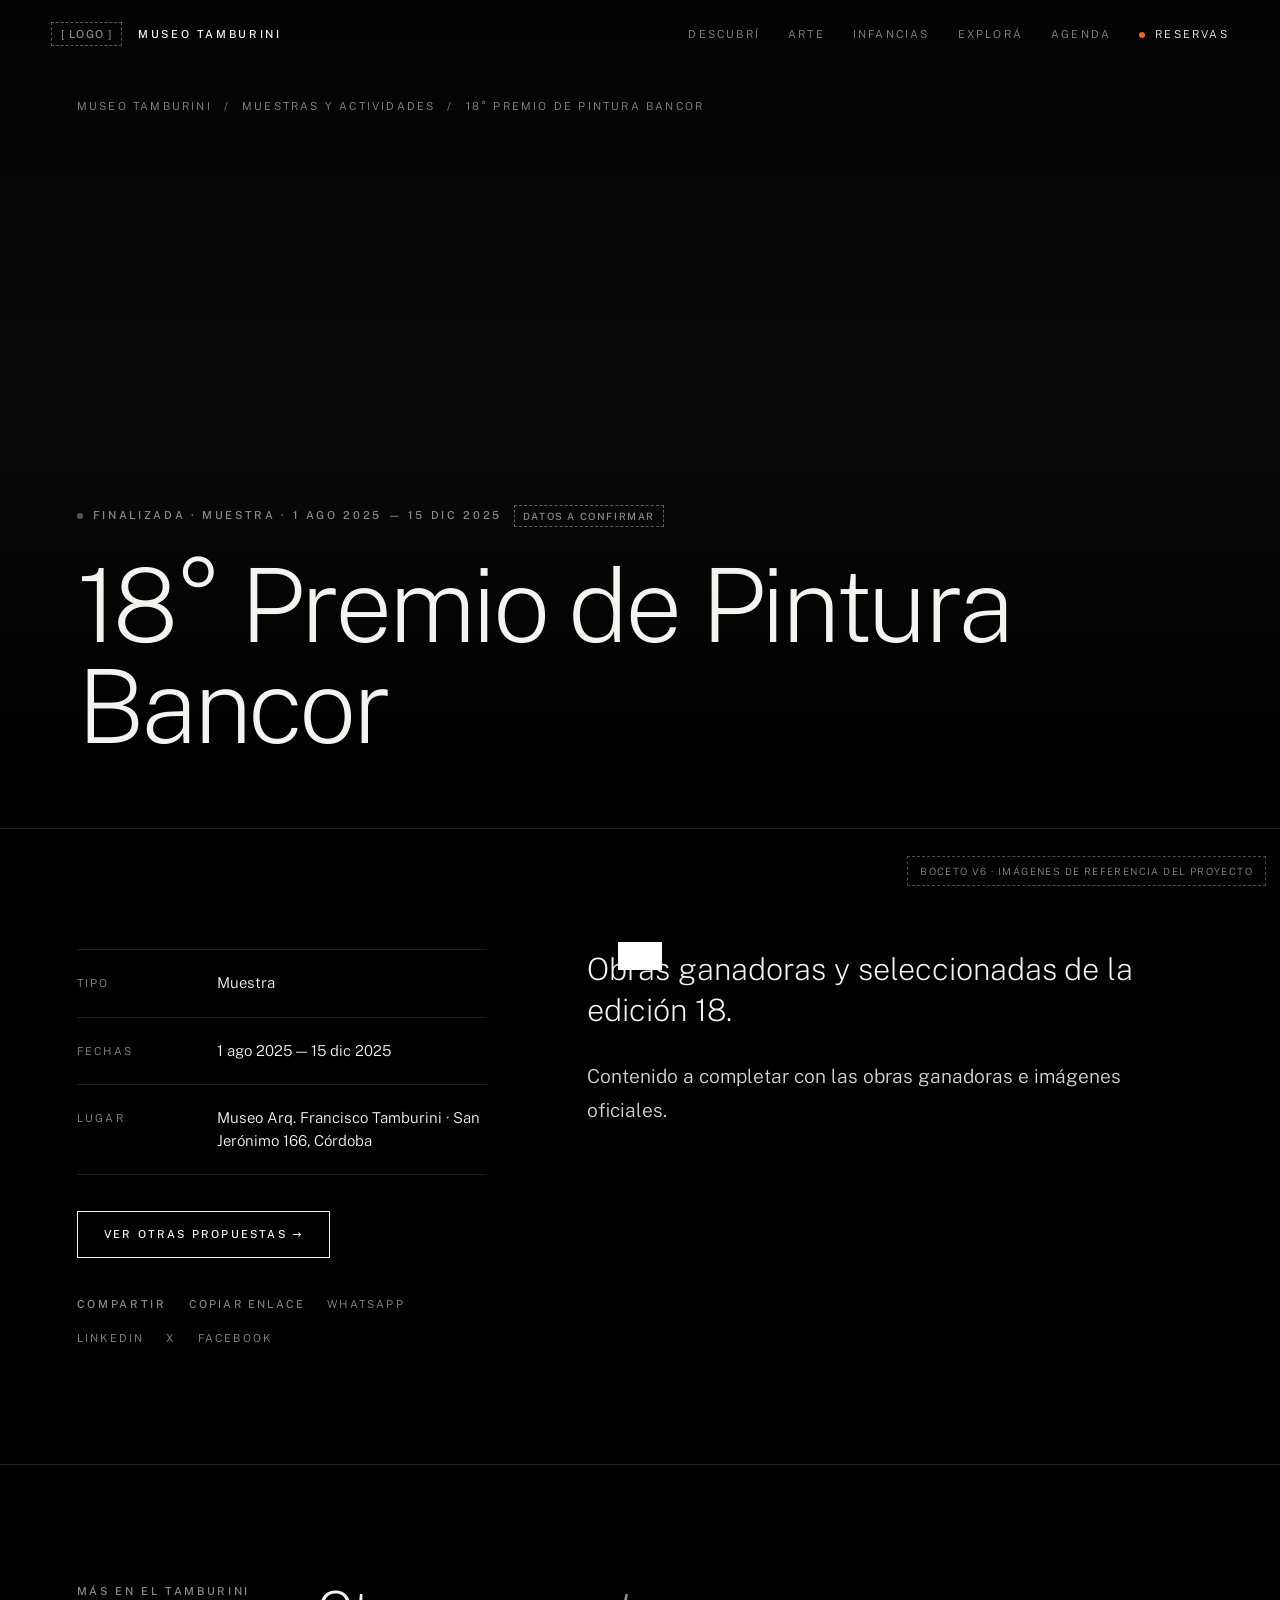
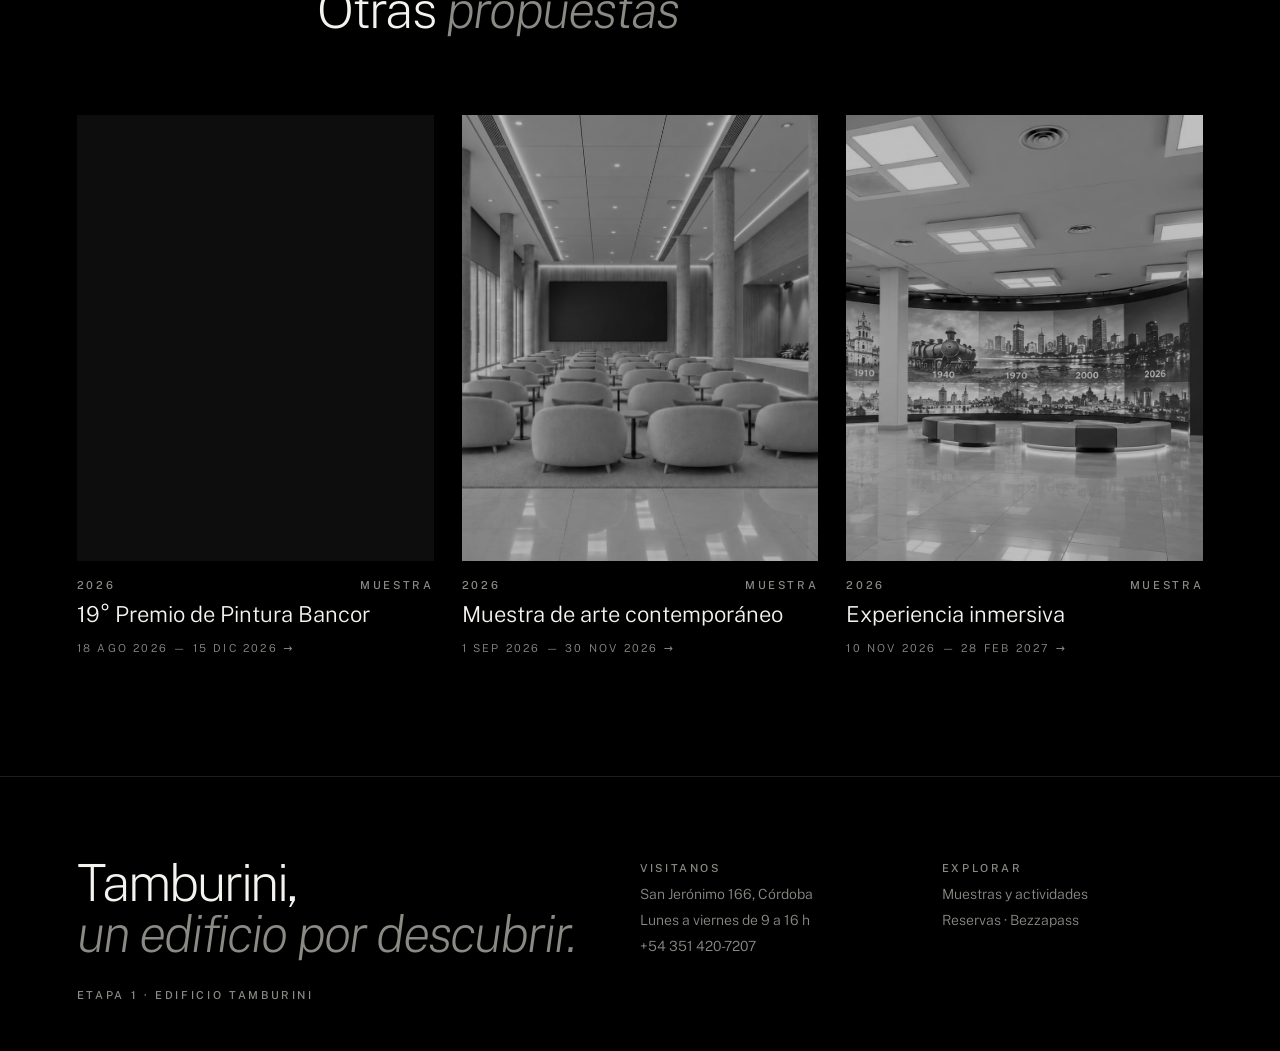
<file: muestras/18-premio-pintura-bancor-2025/index.html>
<!DOCTYPE html><html lang="es-AR"><head><meta charset="utf-8"><meta name="viewport" content="width=device-width,initial-scale=1">
<title>18° Premio de Pintura Bancor · Museo Tamburini</title><meta name="description" content="Obras ganadoras y seleccionadas de la edición 18. 1 ago 2025 — 15 dic 2025. Museo Arq. Francisco Tamburini, Córdoba."><link rel="canonical" href="https://www.bancor.com.ar/museo-tamburini/muestras/18-premio-pintura-bancor-2025/"><meta name="robots" content="index,follow,max-image-preview:large">
<meta property="og:type" content="website"><meta property="og:locale" content="es_AR"><meta property="og:site_name" content="Museo Arq. Francisco Tamburini"><meta property="og:title" content="18° Premio de Pintura Bancor · Museo Tamburini"><meta property="og:description" content="Obras ganadoras y seleccionadas de la edición 18. 1 ago 2025 — 15 dic 2025. Museo Arq. Francisco Tamburini, Córdoba."><meta property="og:url" content="https://www.bancor.com.ar/museo-tamburini/muestras/18-premio-pintura-bancor-2025/"><meta property="og:image" content="https://images.unsplash.com/photo-1579783902614-a3fb3927b6a5?auto=format&fit=crop&w=1800&q=70">
<meta name="twitter:card" content="summary_large_image"><meta name="theme-color" content="#000000"><link rel="alternate" type="text/markdown" href="index.md"><link rel="preconnect" href="https://fonts.googleapis.com"><link rel="preconnect" href="https://fonts.gstatic.com" crossorigin><link href="https://fonts.googleapis.com/css2?family=Public+Sans:ital,wght@0,100;0,200;0,300;0,400;0,500;1,200;1,300&display=swap" rel="stylesheet"><link rel="stylesheet" href="../../assets/site.css"><script type="application/ld+json">{"@context": "https://schema.org", "@type": "ExhibitionEvent", "name": "18° Premio de Pintura Bancor", "description": "Obras ganadoras y seleccionadas de la edición 18.", "url": "https://www.bancor.com.ar/museo-tamburini/muestras/18-premio-pintura-bancor-2025/", "startDate": "2025-08-01", "endDate": "2025-12-15", "eventStatus": "https://schema.org/EventScheduled", "eventAttendanceMode": "https://schema.org/OfflineEventAttendanceMode", "image": ["https://images.unsplash.com/photo-1579783902614-a3fb3927b6a5?auto=format&fit=crop&w=1800&q=70"], "location": {"@type": "Museum", "name": "Museo Arq. Francisco Tamburini", "url": "https://www.bancor.com.ar/museo-tamburini/", "telephone": "+54 351 420-7207", "address": {"@type": "PostalAddress", "streetAddress": "San Jerónimo 166", "addressLocality": "Córdoba", "postalCode": "X5000AGD", "addressRegion": "Córdoba", "addressCountry": "AR"}, "geo": {"@type": "GeoCoordinates", "latitude": -31.417767, "longitude": -64.18238}}, "organizer": {"@type": "Organization", "name": "Banco de la Provincia de Córdoba S.A.", "url": "https://www.bancor.com.ar/"}, "inLanguage": "es-AR", "keywords": "premio de pintura"}</script><script type="application/ld+json">{"@context": "https://schema.org", "@type": "BreadcrumbList", "itemListElement": [{"@type": "ListItem", "position": 1, "name": "Museo Tamburini", "item": "https://www.bancor.com.ar/museo-tamburini/"}, {"@type": "ListItem", "position": 2, "name": "Muestras", "item": "https://www.bancor.com.ar/museo-tamburini/muestras/"}, {"@type": "ListItem", "position": 3, "name": "18° Premio de Pintura Bancor", "item": "https://www.bancor.com.ar/museo-tamburini/muestras/18-premio-pintura-bancor-2025/"}]}</script></head><body><div id="prog"></div><header class="hdr"><a class="brand" href="../../"><span class="logo">[ LOGO ]</span><span>Museo Tamburini</span></a>
<nav><a href="../../#descubri">Descubrí</a><a href="../../#arte">Arte</a><a href="../../#infancias">Infancias</a><a href="../../#explora">Explorá</a><a href="../../#museo-hoy">Agenda</a>
<a class="cta ln" href="https://bezzapass.com.ar/" target="_blank" rel="noopener"><span class="dot"></span>Reservas</a></nav></header><main data-slug="18-premio-pintura-bancor-2025"><section class="d-hero"><div class="bg" style="background-image:url('https://images.unsplash.com/photo-1579783902614-a3fb3927b6a5?auto=format&fit=crop&w=1800&q=70')"></div><div class="sh"></div>
<div class="top"><nav class="crumb"><a href="../../">Museo Tamburini</a><span>/</span><a href="../">Muestras y actividades</a><span>/</span><span>18° Premio de Pintura Bancor</span></nav></div>
<div class="ct"><div class="lbl"><span class="st-badge">Finalizada</span> · Muestra · 1 ago 2025 — 15 dic 2025<span class="ph">Datos a confirmar</span></div><h1><span class="w" style="animation-delay:0.25s">18°</span> <span class="w" style="animation-delay:0.33s">Premio</span> <span class="w" style="animation-delay:0.41s">de</span> <span class="w" style="animation-delay:0.49s">Pintura</span> <span class="w" style="animation-delay:0.57s">Bancor</span></h1></div></section>
<section class="d-body"><aside class="sticky"><div class="dl"><div><span class="k">Tipo</span><span>Muestra</span></div><div><span class="k">Fechas</span><span>1 ago 2025 — 15 dic 2025</span></div><div><span class="k">Lugar</span><span>Museo Arq. Francisco Tamburini · San Jerónimo 166, Córdoba</span></div></div>
<div style="display:flex;gap:12px;flex-wrap:wrap;margin-top:36px"><a data-if-active class="btn acc" href="https://bezzapass.com.ar/" target="_blank" rel="noopener">Reservar en Bezzapass ↗</a><a data-if-ended class="btn" href="../">Ver otras propuestas →</a></div><div class="share"></div></aside>
<article class="d-txt"><p class="bajada">Obras ganadoras y seleccionadas de la edición 18.</p><p>Contenido a completar con las obras ganadoras e imágenes oficiales.</p></article></section>
<section class="related"><div class="s-head"><span class="lbl">Más en el Tamburini</span><h2 style="font-size:clamp(34px,4vw,60px)">Otras <em>propuestas</em></h2></div><div class="agrid"><a class="ai" href="../19-premio-pintura-bancor-2026/"><div class="im" style="background-image:url('https://images.unsplash.com/photo-1513364776144-60967b0f800f?auto=format&fit=crop&w=1800&q=70')"></div><div class="meta lbl"><span>2026</span><span>Muestra</span></div><h4>19° Premio de Pintura Bancor</h4><span class="go">18 ago 2026 — 15 dic 2026 →</span></a><a class="ai" href="../muestra-arte-contemporaneo-2026/"><div class="im" style="background-image:url('../../assets/img/innovacion/innovacion.jpg')"></div><div class="meta lbl"><span>2026</span><span>Muestra</span></div><h4>Muestra de arte contemporáneo</h4><span class="go">1 sep 2026 — 30 nov 2026 →</span></a><a class="ai" href="../experiencia-inmersiva-2026/"><div class="im" style="background-image:url('../../assets/img/innovacion/centro-interactivo-linea-de-tiempo.jpg')"></div><div class="meta lbl"><span>2026</span><span>Muestra</span></div><h4>Experiencia inmersiva</h4><span class="go">10 nov 2026 — 28 feb 2027 →</span></a></div></section></main><div class="lbx" id="lbx"><span class="x">Cerrar</span><img alt=""></div><footer><div><div class="big">Tamburini,<br><em style="color:var(--mute)">un edificio por descubrir.</em></div><p class="lbl" style="margin-top:30px">Etapa 1 · Edificio Tamburini</p></div>
<div><span class="lbl">Visitanos</span><a href="https://maps.google.com/?q=-31.417767,-64.18238" target="_blank" rel="noopener">San Jerónimo 166, Córdoba</a><a>Lunes a viernes de 9 a 16 h</a><a href="tel:+54351420-7207">+54 351 420-7207</a></div>
<div><span class="lbl">Explorar</span><a href="../">Muestras y actividades</a><a href="https://bezzapass.com.ar/" target="_blank" rel="noopener">Reservas · Bezzapass</a></div></footer>
<div class="toast" id="toast"></div><div class="note">Boceto v6 · imágenes de referencia del proyecto</div><script>window.SITE={"page": "detail", "root": "../../", "vit": "../../assets/vitreaux.jpg", "preview": false, "imgs": {}, "data": {"config": {"base_url": "https://www.bancor.com.ar/museo-tamburini", "museo": "Museo Arq. Francisco Tamburini", "direccion": "San Jerónimo 166", "ciudad": "Córdoba", "cp": "X5000AGD", "pais": "AR", "lat": -31.417767, "lng": -64.18238, "telefono": "+54 351 420-7207", "horario": "Lunes a viernes de 9 a 16 h", "bezzapass": "https://bezzapass.com.ar/"}, "muestras": [{"slug": "19-premio-pintura-bancor-2026", "tipo": "Muestra", "eje": "arte", "titulo": "19° Premio de Pintura Bancor", "bajada": "Convocatoria abierta en las categorías Pintura y Muralismo.", "cuerpo": ["El Premio de Pintura Bancor llega a su edición número 19 con dos categorías: Pintura y Muralismo.", "En la página oficial del premio se pueden consultar las condiciones, descargar los reglamentos y acceder al sistema de inscripción."], "desde": "2026-08-18", "hasta": "2026-12-15", "horario": "", "entrada": "Inscripción online", "img": "https://images.unsplash.com/photo-1513364776144-60967b0f800f?auto=format&fit=crop&w=1800&q=70", "gal": [], "cta": {"label": "Bases e inscripción", "url": "https://www.bancor.com.ar/institucional/museo-tamburini/premio-pintura"}, "keywords": ["premio de pintura", "muralismo", "Bancor"], "ph": true}, {"slug": "muestra-arte-contemporaneo-2026", "tipo": "Muestra", "eje": "arte", "titulo": "Muestra de arte contemporáneo", "bajada": "Espacio para la exposición en cartel: obra, artista, curaduría y video de presentación.", "cuerpo": ["Texto curatorial a completar por el museo."], "desde": "2026-09-01", "hasta": "2026-11-30", "horario": "Lunes a viernes de 9 a 16 h", "entrada": "Con reserva en Bezzapass", "img": "assets/img/innovacion/innovacion.jpg", "gal": [], "video": "", "keywords": ["arte contemporáneo Córdoba"], "ph": true}, {"slug": "experiencia-inmersiva-2026", "tipo": "Muestra", "eje": "arte", "titulo": "Experiencia inmersiva", "bajada": "Instalación audiovisual a confirmar.", "cuerpo": ["Contenido a completar."], "desde": "2026-11-10", "hasta": "2027-02-28", "horario": "Lunes a viernes de 9 a 16 h", "entrada": "Con reserva en Bezzapass", "img": "assets/img/innovacion/centro-interactivo-linea-de-tiempo.jpg", "gal": [], "keywords": ["experiencia inmersiva"], "ph": true}, {"slug": "cielo-artistico-el-vitreaux-de-cerca", "tipo": "Visita guiada", "eje": "patrimonio", "titulo": "Cielo artístico: el vitreaux de cerca", "bajada": "Un recorrido por el Hall de Caja: el vitreaux, la yesería y los símbolos de 1889.", "cuerpo": ["La casa matriz del Banco de Córdoba fue inaugurada el 17 de mayo de 1889 con proyecto del arquitecto italiano Francisco Tamburini.", "Su interior, con decoración inspirada en el Palacio de Versalles, conserva un imponente vitreaux en el techo del hall central de las antiguas cajas de atención al público, acompañado de molduras y yesería de Arturo Nembrini Gonzaga."], "desde": "2026-01-01", "hasta": "2026-12-31", "horario": "Lunes a viernes de 9 a 16 h", "entrada": "Con reserva en Bezzapass", "img": "__VITREAUX__", "gal": ["__VITREAUX__", "assets/img/tamburini/fachada-tamburini-noche.jpg"], "keywords": ["vitreaux", "patrimonio Córdoba", "visita guiada"], "ph": true}, {"slug": "taller-infancias-vitreaux", "tipo": "Actividad", "eje": "infancias", "titulo": "Taller: pequeños vitralistas", "bajada": "Arte, juego y exploración para chicos y chicas a partir del vitreaux del museo.", "cuerpo": ["Actividad de ejemplo para la línea Infancias. Contenido a completar."], "desde": "2026-10-20", "hasta": "2026-12-12", "horario": "A confirmar", "entrada": "Con reserva en Bezzapass", "img": "assets/img/infancias/espacio-infancias.jpg", "gal": [], "keywords": ["infancias", "taller para chicos Córdoba"], "ph": true}, {"slug": "noche-de-los-museos-2025-los-dorados-anos-veinte", "tipo": "Actividad", "eje": "arte", "titulo": "Los dorados años veinte · Noche de los Museos 2025", "bajada": "Una noche que recreó el espíritu de los años veinte, cuando el Banco transitaba su cincuentenario.", "cuerpo": ["Bajo la consigna «El futuro de los museos en constante cambio», el Museo Tamburini invitó a las familias cordobesas a una noche que combinó ficción literaria, música y danza.", "A 100 años de la publicación de «El Gran Gatsby», el público vivió una adaptación libre de la novela de F. Scott Fitzgerald con artistas cordobeses dirigidos por Carolina Gallardo.", "La programación sumó a la Small Jazz Band con la Escuela Córdoba Swing, el Coro Bancor, una muestra de autos antiguos y un recorrido por la historia del Banco en los años veinte, con avistaje del cielo artístico con telescopios."], "programa": [["20:00 – 01:00", "Exposición del Museo Itinerante de la Asociación Cordobesa de Coleccionistas de Autos Antiguos"], ["20:15 y 22:30", "Coro Bancor, a cargo de María Emilia Puebla"], ["20:30 y 22:45", "Puesta escénica de «El Gran Gatsby», dirección de Carolina Gallardo"], ["21:00 y 23:15", "Small Jazz Band con la Escuela Córdoba Swing"], ["21:30 y 23:45", "Visita «Historia del Banco de Córdoba, década del veinte» y avistaje del cielo artístico con telescopios"]], "desde": "2025-11-07", "hasta": "2025-11-07", "horario": "20:00 a 01:00 h", "entrada": "Libre y gratuita", "gratis": true, "img": "assets/img/tamburini/fachada-tamburini-noche.jpg", "gal": [], "keywords": ["Noche de los Museos Córdoba", "El Gran Gatsby"]}, {"slug": "18-premio-pintura-bancor-2025", "tipo": "Muestra", "eje": "arte", "titulo": "18° Premio de Pintura Bancor", "bajada": "Obras ganadoras y seleccionadas de la edición 18.", "cuerpo": ["Contenido a completar con las obras ganadoras e imágenes oficiales."], "desde": "2025-08-01", "hasta": "2025-12-15", "horario": "", "entrada": "", "img": "https://images.unsplash.com/photo-1579783902614-a3fb3927b6a5?auto=format&fit=crop&w=1800&q=70", "gal": [], "keywords": ["premio de pintura"], "ph": true}]}}</script><script src="../../assets/site.js"></script></body></html>
</file>
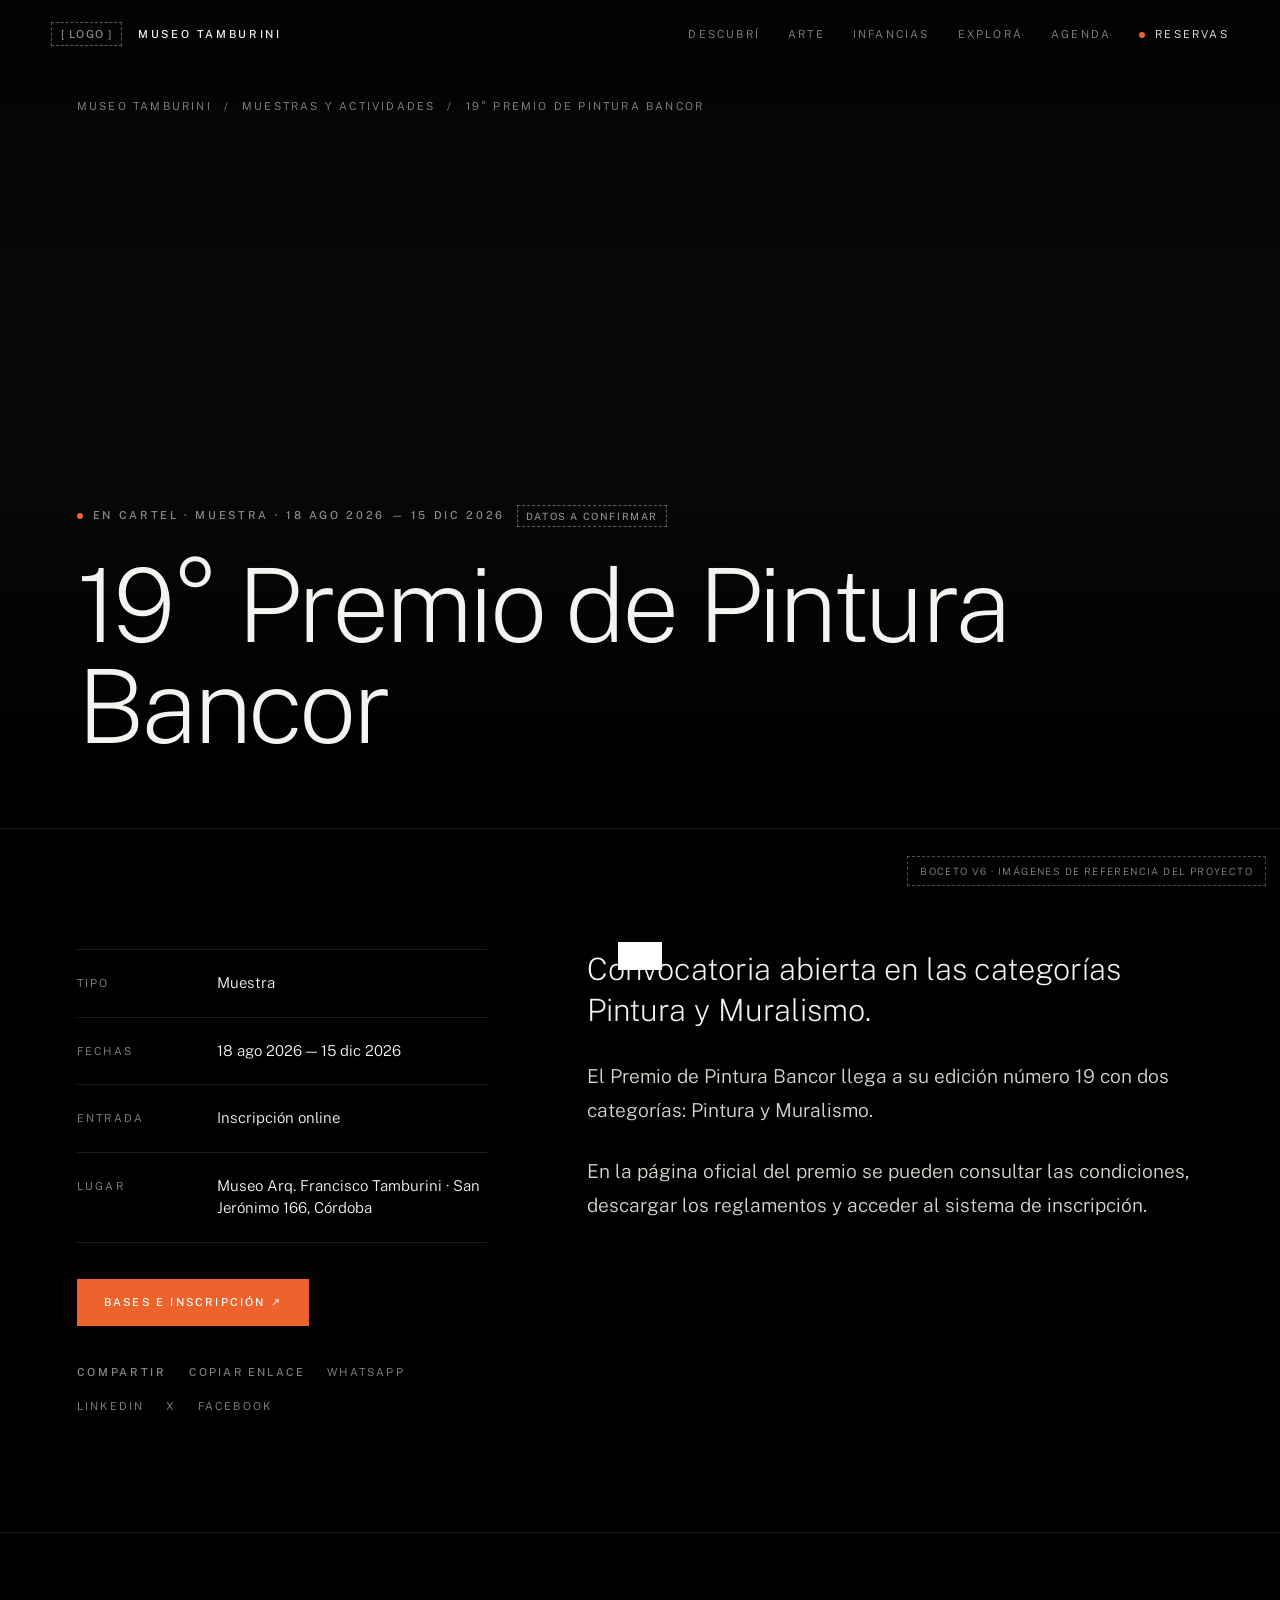
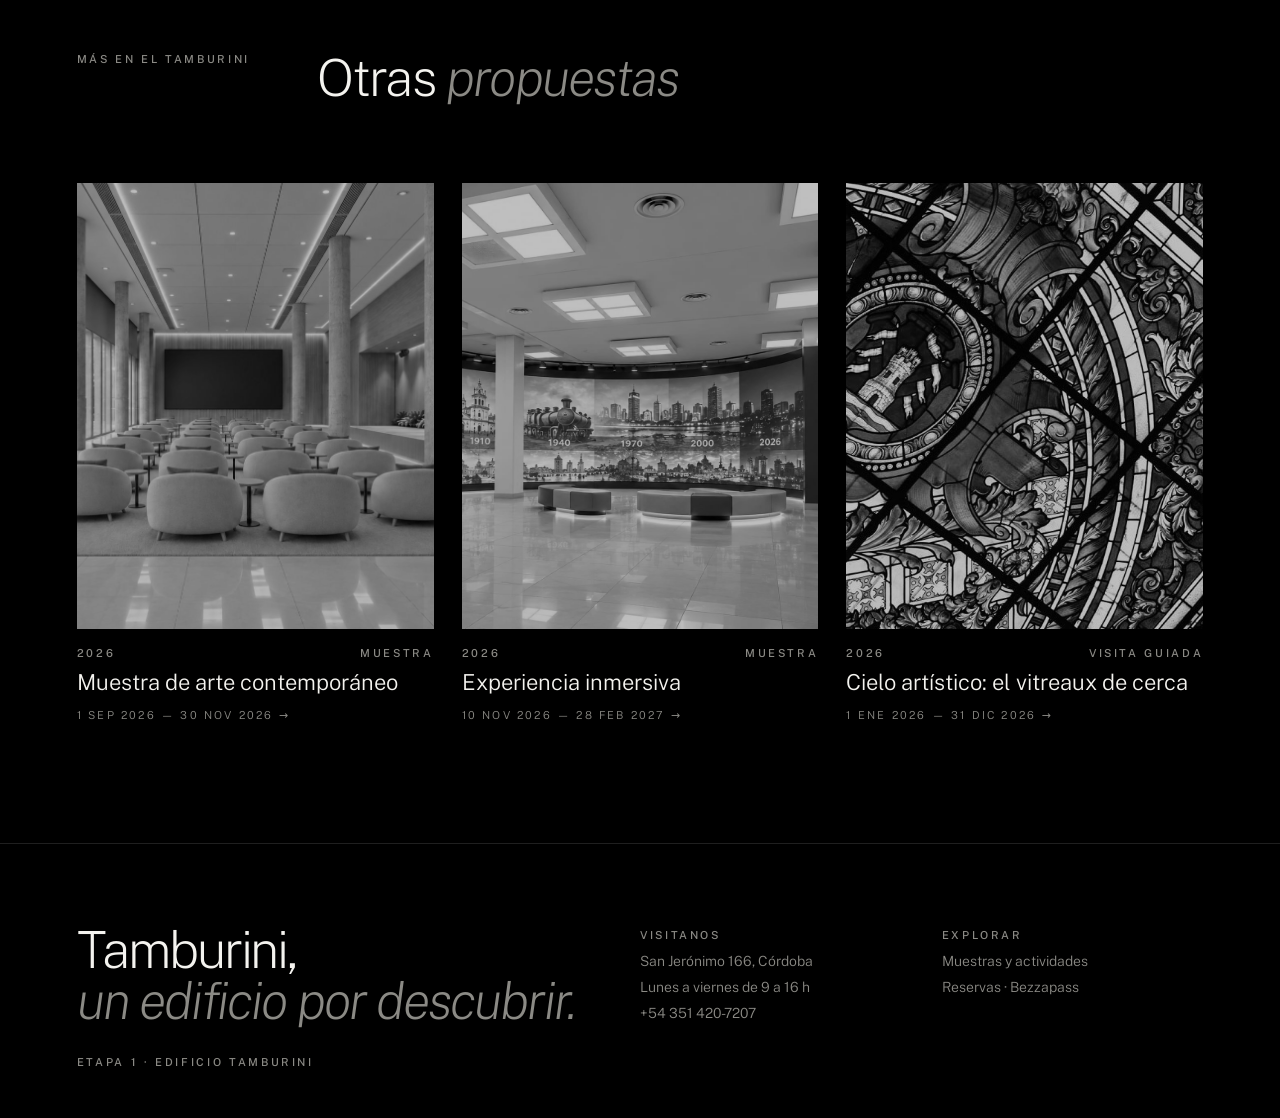
<file: muestras/19-premio-pintura-bancor-2026/index.html>
<!DOCTYPE html><html lang="es-AR"><head><meta charset="utf-8"><meta name="viewport" content="width=device-width,initial-scale=1">
<title>19° Premio de Pintura Bancor · Museo Tamburini</title><meta name="description" content="Convocatoria abierta en las categorías Pintura y Muralismo. 18 ago 2026 — 15 dic 2026. Museo Arq. Francisco Tamburini, Córdoba."><link rel="canonical" href="https://www.bancor.com.ar/museo-tamburini/muestras/19-premio-pintura-bancor-2026/"><meta name="robots" content="index,follow,max-image-preview:large">
<meta property="og:type" content="website"><meta property="og:locale" content="es_AR"><meta property="og:site_name" content="Museo Arq. Francisco Tamburini"><meta property="og:title" content="19° Premio de Pintura Bancor · Museo Tamburini"><meta property="og:description" content="Convocatoria abierta en las categorías Pintura y Muralismo. 18 ago 2026 — 15 dic 2026. Museo Arq. Francisco Tamburini, Córdoba."><meta property="og:url" content="https://www.bancor.com.ar/museo-tamburini/muestras/19-premio-pintura-bancor-2026/"><meta property="og:image" content="https://images.unsplash.com/photo-1513364776144-60967b0f800f?auto=format&fit=crop&w=1800&q=70">
<meta name="twitter:card" content="summary_large_image"><meta name="theme-color" content="#000000"><link rel="alternate" type="text/markdown" href="index.md"><link rel="preconnect" href="https://fonts.googleapis.com"><link rel="preconnect" href="https://fonts.gstatic.com" crossorigin><link href="https://fonts.googleapis.com/css2?family=Public+Sans:ital,wght@0,100;0,200;0,300;0,400;0,500;1,200;1,300&display=swap" rel="stylesheet"><link rel="stylesheet" href="../../assets/site.css"><script type="application/ld+json">{"@context": "https://schema.org", "@type": "ExhibitionEvent", "name": "19° Premio de Pintura Bancor", "description": "Convocatoria abierta en las categorías Pintura y Muralismo.", "url": "https://www.bancor.com.ar/museo-tamburini/muestras/19-premio-pintura-bancor-2026/", "startDate": "2026-08-18", "endDate": "2026-12-15", "eventStatus": "https://schema.org/EventScheduled", "eventAttendanceMode": "https://schema.org/OfflineEventAttendanceMode", "image": ["https://images.unsplash.com/photo-1513364776144-60967b0f800f?auto=format&fit=crop&w=1800&q=70"], "location": {"@type": "Museum", "name": "Museo Arq. Francisco Tamburini", "url": "https://www.bancor.com.ar/museo-tamburini/", "telephone": "+54 351 420-7207", "address": {"@type": "PostalAddress", "streetAddress": "San Jerónimo 166", "addressLocality": "Córdoba", "postalCode": "X5000AGD", "addressRegion": "Córdoba", "addressCountry": "AR"}, "geo": {"@type": "GeoCoordinates", "latitude": -31.417767, "longitude": -64.18238}}, "organizer": {"@type": "Organization", "name": "Banco de la Provincia de Córdoba S.A.", "url": "https://www.bancor.com.ar/"}, "inLanguage": "es-AR", "keywords": "premio de pintura, muralismo, Bancor", "offers": {"@type": "Offer", "url": "https://www.bancor.com.ar/institucional/museo-tamburini/premio-pintura", "availability": "https://schema.org/InStock"}}</script><script type="application/ld+json">{"@context": "https://schema.org", "@type": "BreadcrumbList", "itemListElement": [{"@type": "ListItem", "position": 1, "name": "Museo Tamburini", "item": "https://www.bancor.com.ar/museo-tamburini/"}, {"@type": "ListItem", "position": 2, "name": "Muestras", "item": "https://www.bancor.com.ar/museo-tamburini/muestras/"}, {"@type": "ListItem", "position": 3, "name": "19° Premio de Pintura Bancor", "item": "https://www.bancor.com.ar/museo-tamburini/muestras/19-premio-pintura-bancor-2026/"}]}</script></head><body><div id="prog"></div><header class="hdr"><a class="brand" href="../../"><span class="logo">[ LOGO ]</span><span>Museo Tamburini</span></a>
<nav><a href="../../#descubri">Descubrí</a><a href="../../#arte">Arte</a><a href="../../#infancias">Infancias</a><a href="../../#explora">Explorá</a><a href="../../#museo-hoy">Agenda</a>
<a class="cta ln" href="https://bezzapass.com.ar/" target="_blank" rel="noopener"><span class="dot"></span>Reservas</a></nav></header><main data-slug="19-premio-pintura-bancor-2026"><section class="d-hero"><div class="bg" style="background-image:url('https://images.unsplash.com/photo-1513364776144-60967b0f800f?auto=format&fit=crop&w=1800&q=70')"></div><div class="sh"></div>
<div class="top"><nav class="crumb"><a href="../../">Museo Tamburini</a><span>/</span><a href="../">Muestras y actividades</a><span>/</span><span>19° Premio de Pintura Bancor</span></nav></div>
<div class="ct"><div class="lbl"><span class="st-badge">En cartel</span> · Muestra · 18 ago 2026 — 15 dic 2026<span class="ph">Datos a confirmar</span></div><h1><span class="w" style="animation-delay:0.25s">19°</span> <span class="w" style="animation-delay:0.33s">Premio</span> <span class="w" style="animation-delay:0.41s">de</span> <span class="w" style="animation-delay:0.49s">Pintura</span> <span class="w" style="animation-delay:0.57s">Bancor</span></h1></div></section>
<section class="d-body"><aside class="sticky"><div class="dl"><div><span class="k">Tipo</span><span>Muestra</span></div><div><span class="k">Fechas</span><span>18 ago 2026 — 15 dic 2026</span></div><div><span class="k">Entrada</span><span>Inscripción online</span></div><div><span class="k">Lugar</span><span>Museo Arq. Francisco Tamburini · San Jerónimo 166, Córdoba</span></div></div>
<div style="display:flex;gap:12px;flex-wrap:wrap;margin-top:36px"><a data-if-active class="btn acc" href="https://www.bancor.com.ar/institucional/museo-tamburini/premio-pintura" target="_blank" rel="noopener">Bases e inscripción ↗</a><a data-if-ended class="btn" href="../">Ver otras propuestas →</a></div><div class="share"></div></aside>
<article class="d-txt"><p class="bajada">Convocatoria abierta en las categorías Pintura y Muralismo.</p><p>El Premio de Pintura Bancor llega a su edición número 19 con dos categorías: Pintura y Muralismo.</p><p>En la página oficial del premio se pueden consultar las condiciones, descargar los reglamentos y acceder al sistema de inscripción.</p></article></section>
<section class="related"><div class="s-head"><span class="lbl">Más en el Tamburini</span><h2 style="font-size:clamp(34px,4vw,60px)">Otras <em>propuestas</em></h2></div><div class="agrid"><a class="ai" href="../muestra-arte-contemporaneo-2026/"><div class="im" style="background-image:url('../../assets/img/innovacion/innovacion.jpg')"></div><div class="meta lbl"><span>2026</span><span>Muestra</span></div><h4>Muestra de arte contemporáneo</h4><span class="go">1 sep 2026 — 30 nov 2026 →</span></a><a class="ai" href="../experiencia-inmersiva-2026/"><div class="im" style="background-image:url('../../assets/img/innovacion/centro-interactivo-linea-de-tiempo.jpg')"></div><div class="meta lbl"><span>2026</span><span>Muestra</span></div><h4>Experiencia inmersiva</h4><span class="go">10 nov 2026 — 28 feb 2027 →</span></a><a class="ai" href="../cielo-artistico-el-vitreaux-de-cerca/"><div class="im" style="background-image:url('../../assets/vitreaux.jpg')"></div><div class="meta lbl"><span>2026</span><span>Visita guiada</span></div><h4>Cielo artístico: el vitreaux de cerca</h4><span class="go">1 ene 2026 — 31 dic 2026 →</span></a></div></section></main><div class="lbx" id="lbx"><span class="x">Cerrar</span><img alt=""></div><footer><div><div class="big">Tamburini,<br><em style="color:var(--mute)">un edificio por descubrir.</em></div><p class="lbl" style="margin-top:30px">Etapa 1 · Edificio Tamburini</p></div>
<div><span class="lbl">Visitanos</span><a href="https://maps.google.com/?q=-31.417767,-64.18238" target="_blank" rel="noopener">San Jerónimo 166, Córdoba</a><a>Lunes a viernes de 9 a 16 h</a><a href="tel:+54351420-7207">+54 351 420-7207</a></div>
<div><span class="lbl">Explorar</span><a href="../">Muestras y actividades</a><a href="https://bezzapass.com.ar/" target="_blank" rel="noopener">Reservas · Bezzapass</a></div></footer>
<div class="toast" id="toast"></div><div class="note">Boceto v6 · imágenes de referencia del proyecto</div><script>window.SITE={"page": "detail", "root": "../../", "vit": "../../assets/vitreaux.jpg", "preview": false, "imgs": {}, "data": {"config": {"base_url": "https://www.bancor.com.ar/museo-tamburini", "museo": "Museo Arq. Francisco Tamburini", "direccion": "San Jerónimo 166", "ciudad": "Córdoba", "cp": "X5000AGD", "pais": "AR", "lat": -31.417767, "lng": -64.18238, "telefono": "+54 351 420-7207", "horario": "Lunes a viernes de 9 a 16 h", "bezzapass": "https://bezzapass.com.ar/"}, "muestras": [{"slug": "19-premio-pintura-bancor-2026", "tipo": "Muestra", "eje": "arte", "titulo": "19° Premio de Pintura Bancor", "bajada": "Convocatoria abierta en las categorías Pintura y Muralismo.", "cuerpo": ["El Premio de Pintura Bancor llega a su edición número 19 con dos categorías: Pintura y Muralismo.", "En la página oficial del premio se pueden consultar las condiciones, descargar los reglamentos y acceder al sistema de inscripción."], "desde": "2026-08-18", "hasta": "2026-12-15", "horario": "", "entrada": "Inscripción online", "img": "https://images.unsplash.com/photo-1513364776144-60967b0f800f?auto=format&fit=crop&w=1800&q=70", "gal": [], "cta": {"label": "Bases e inscripción", "url": "https://www.bancor.com.ar/institucional/museo-tamburini/premio-pintura"}, "keywords": ["premio de pintura", "muralismo", "Bancor"], "ph": true}, {"slug": "muestra-arte-contemporaneo-2026", "tipo": "Muestra", "eje": "arte", "titulo": "Muestra de arte contemporáneo", "bajada": "Espacio para la exposición en cartel: obra, artista, curaduría y video de presentación.", "cuerpo": ["Texto curatorial a completar por el museo."], "desde": "2026-09-01", "hasta": "2026-11-30", "horario": "Lunes a viernes de 9 a 16 h", "entrada": "Con reserva en Bezzapass", "img": "assets/img/innovacion/innovacion.jpg", "gal": [], "video": "", "keywords": ["arte contemporáneo Córdoba"], "ph": true}, {"slug": "experiencia-inmersiva-2026", "tipo": "Muestra", "eje": "arte", "titulo": "Experiencia inmersiva", "bajada": "Instalación audiovisual a confirmar.", "cuerpo": ["Contenido a completar."], "desde": "2026-11-10", "hasta": "2027-02-28", "horario": "Lunes a viernes de 9 a 16 h", "entrada": "Con reserva en Bezzapass", "img": "assets/img/innovacion/centro-interactivo-linea-de-tiempo.jpg", "gal": [], "keywords": ["experiencia inmersiva"], "ph": true}, {"slug": "cielo-artistico-el-vitreaux-de-cerca", "tipo": "Visita guiada", "eje": "patrimonio", "titulo": "Cielo artístico: el vitreaux de cerca", "bajada": "Un recorrido por el Hall de Caja: el vitreaux, la yesería y los símbolos de 1889.", "cuerpo": ["La casa matriz del Banco de Córdoba fue inaugurada el 17 de mayo de 1889 con proyecto del arquitecto italiano Francisco Tamburini.", "Su interior, con decoración inspirada en el Palacio de Versalles, conserva un imponente vitreaux en el techo del hall central de las antiguas cajas de atención al público, acompañado de molduras y yesería de Arturo Nembrini Gonzaga."], "desde": "2026-01-01", "hasta": "2026-12-31", "horario": "Lunes a viernes de 9 a 16 h", "entrada": "Con reserva en Bezzapass", "img": "__VITREAUX__", "gal": ["__VITREAUX__", "assets/img/tamburini/fachada-tamburini-noche.jpg"], "keywords": ["vitreaux", "patrimonio Córdoba", "visita guiada"], "ph": true}, {"slug": "taller-infancias-vitreaux", "tipo": "Actividad", "eje": "infancias", "titulo": "Taller: pequeños vitralistas", "bajada": "Arte, juego y exploración para chicos y chicas a partir del vitreaux del museo.", "cuerpo": ["Actividad de ejemplo para la línea Infancias. Contenido a completar."], "desde": "2026-10-20", "hasta": "2026-12-12", "horario": "A confirmar", "entrada": "Con reserva en Bezzapass", "img": "assets/img/infancias/espacio-infancias.jpg", "gal": [], "keywords": ["infancias", "taller para chicos Córdoba"], "ph": true}, {"slug": "noche-de-los-museos-2025-los-dorados-anos-veinte", "tipo": "Actividad", "eje": "arte", "titulo": "Los dorados años veinte · Noche de los Museos 2025", "bajada": "Una noche que recreó el espíritu de los años veinte, cuando el Banco transitaba su cincuentenario.", "cuerpo": ["Bajo la consigna «El futuro de los museos en constante cambio», el Museo Tamburini invitó a las familias cordobesas a una noche que combinó ficción literaria, música y danza.", "A 100 años de la publicación de «El Gran Gatsby», el público vivió una adaptación libre de la novela de F. Scott Fitzgerald con artistas cordobeses dirigidos por Carolina Gallardo.", "La programación sumó a la Small Jazz Band con la Escuela Córdoba Swing, el Coro Bancor, una muestra de autos antiguos y un recorrido por la historia del Banco en los años veinte, con avistaje del cielo artístico con telescopios."], "programa": [["20:00 – 01:00", "Exposición del Museo Itinerante de la Asociación Cordobesa de Coleccionistas de Autos Antiguos"], ["20:15 y 22:30", "Coro Bancor, a cargo de María Emilia Puebla"], ["20:30 y 22:45", "Puesta escénica de «El Gran Gatsby», dirección de Carolina Gallardo"], ["21:00 y 23:15", "Small Jazz Band con la Escuela Córdoba Swing"], ["21:30 y 23:45", "Visita «Historia del Banco de Córdoba, década del veinte» y avistaje del cielo artístico con telescopios"]], "desde": "2025-11-07", "hasta": "2025-11-07", "horario": "20:00 a 01:00 h", "entrada": "Libre y gratuita", "gratis": true, "img": "assets/img/tamburini/fachada-tamburini-noche.jpg", "gal": [], "keywords": ["Noche de los Museos Córdoba", "El Gran Gatsby"]}, {"slug": "18-premio-pintura-bancor-2025", "tipo": "Muestra", "eje": "arte", "titulo": "18° Premio de Pintura Bancor", "bajada": "Obras ganadoras y seleccionadas de la edición 18.", "cuerpo": ["Contenido a completar con las obras ganadoras e imágenes oficiales."], "desde": "2025-08-01", "hasta": "2025-12-15", "horario": "", "entrada": "", "img": "https://images.unsplash.com/photo-1579783902614-a3fb3927b6a5?auto=format&fit=crop&w=1800&q=70", "gal": [], "keywords": ["premio de pintura"], "ph": true}]}}</script><script src="../../assets/site.js"></script></body></html>
</file>
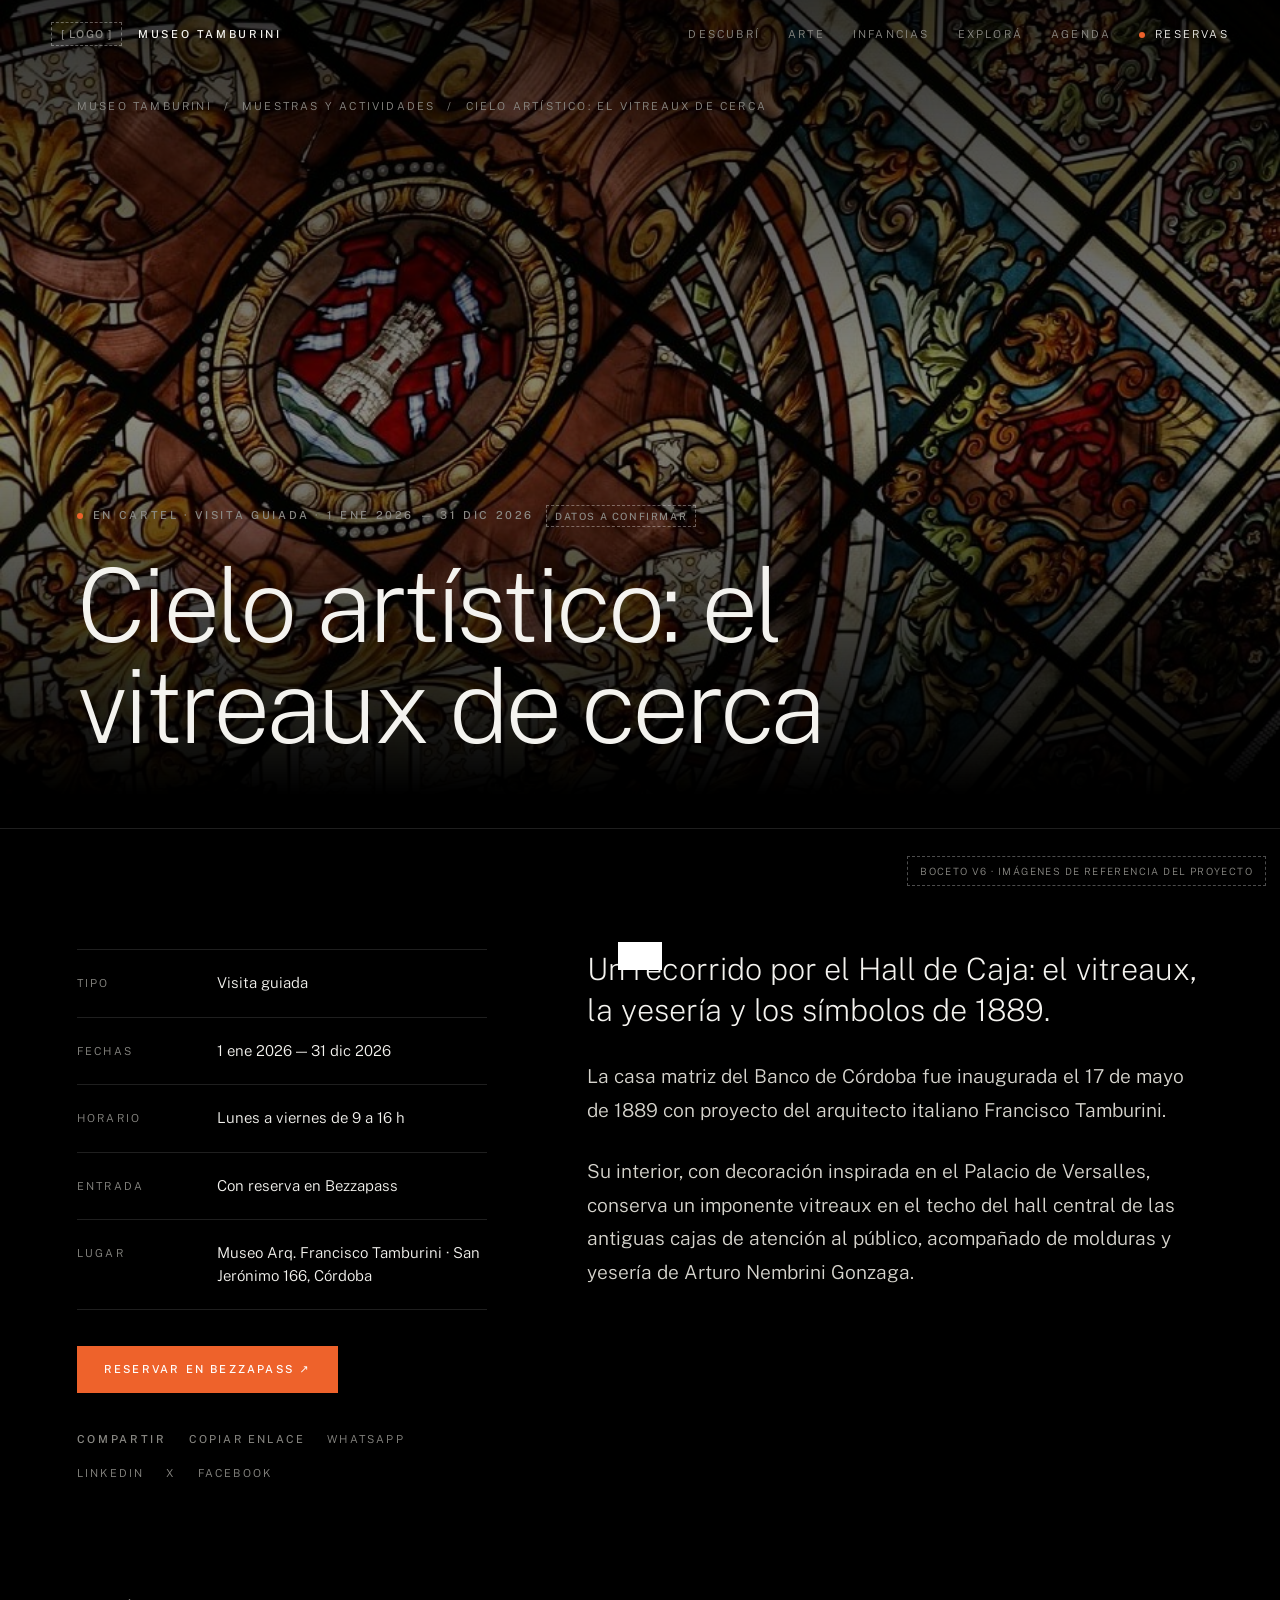
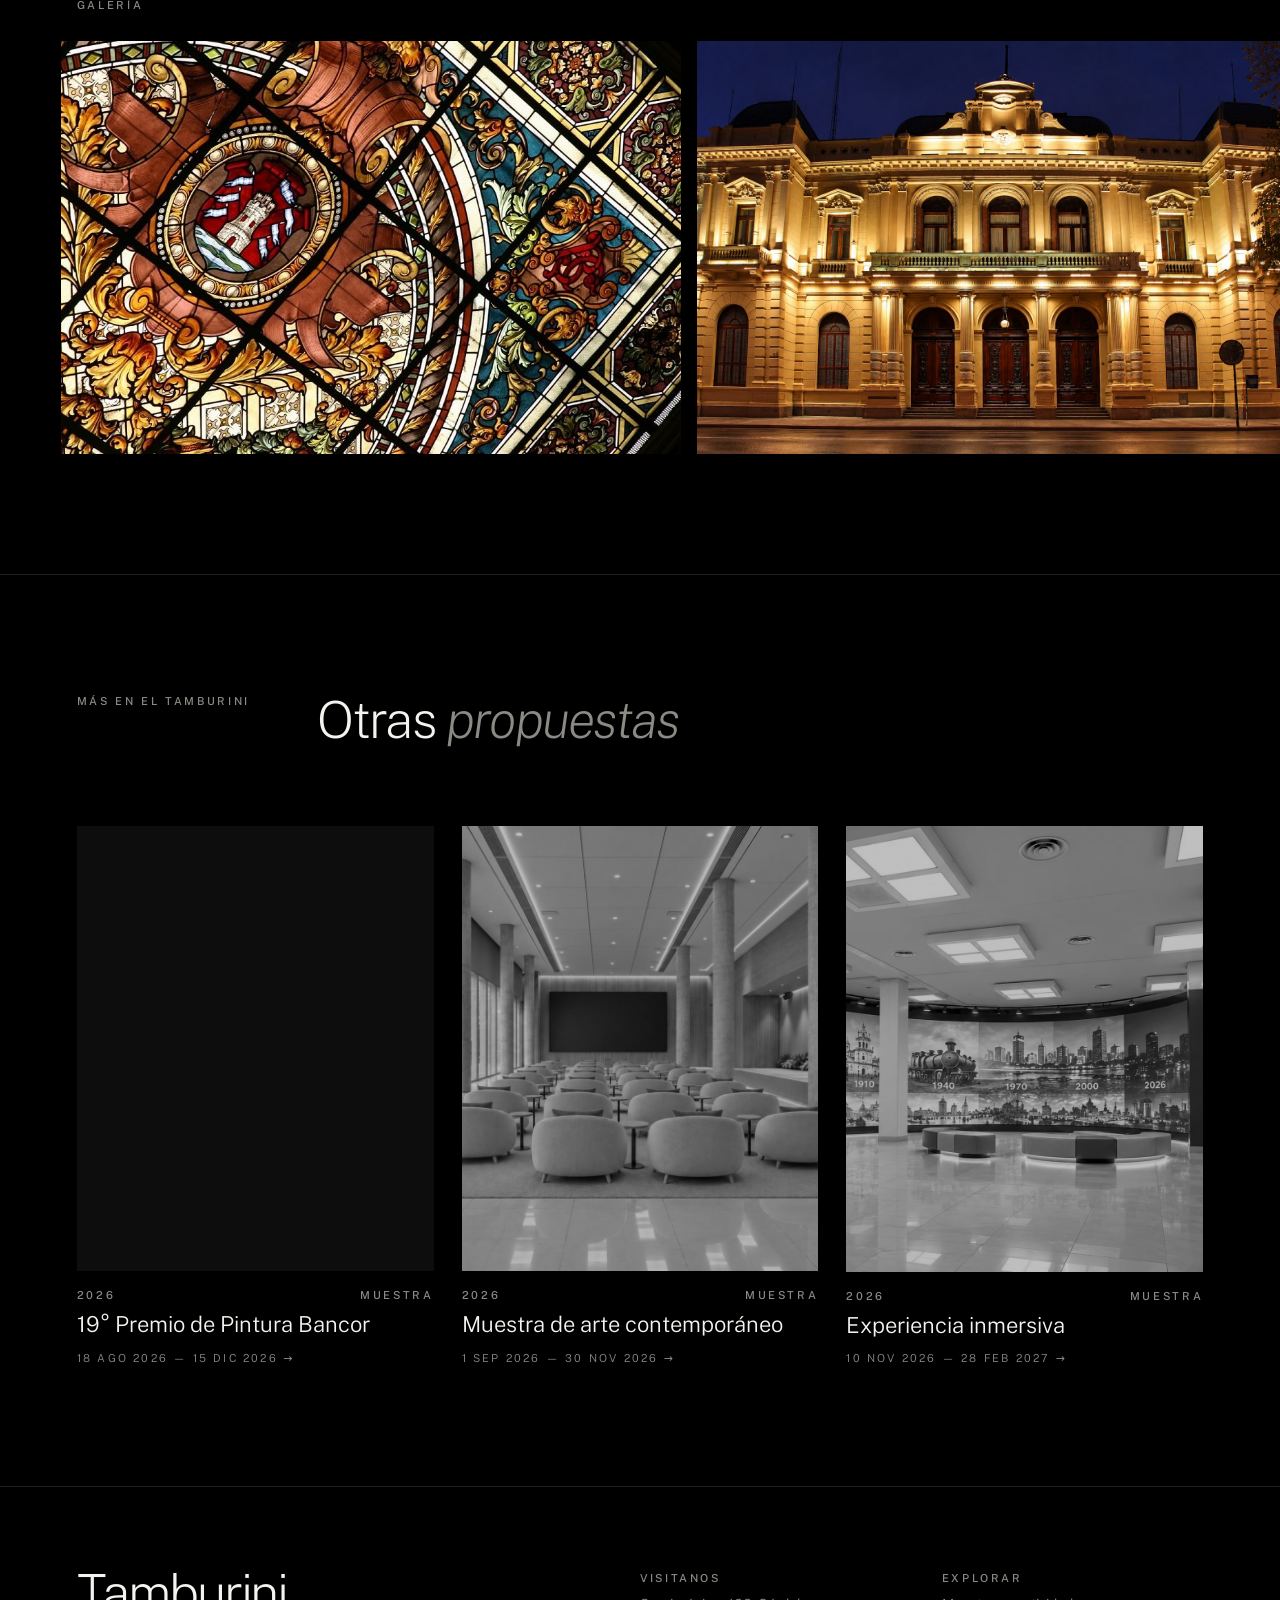
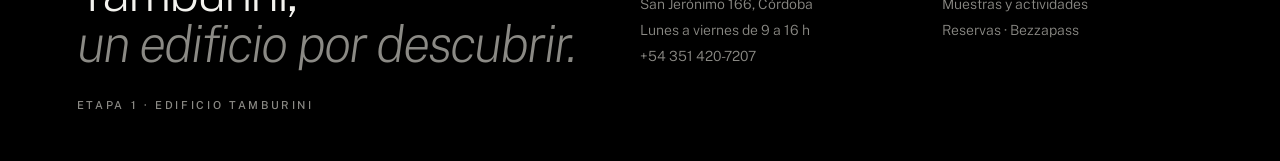
<file: muestras/cielo-artistico-el-vitreaux-de-cerca/index.html>
<!DOCTYPE html><html lang="es-AR"><head><meta charset="utf-8"><meta name="viewport" content="width=device-width,initial-scale=1">
<title>Cielo artístico: el vitreaux de cerca · Museo Tamburini</title><meta name="description" content="Un recorrido por el Hall de Caja: el vitreaux, la yesería y los símbolos de 1889. 1 ene 2026 — 31 dic 2026. Museo Arq. Francisco Tamburini, Córdoba."><link rel="canonical" href="https://www.bancor.com.ar/museo-tamburini/muestras/cielo-artistico-el-vitreaux-de-cerca/"><meta name="robots" content="index,follow,max-image-preview:large">
<meta property="og:type" content="website"><meta property="og:locale" content="es_AR"><meta property="og:site_name" content="Museo Arq. Francisco Tamburini"><meta property="og:title" content="Cielo artístico: el vitreaux de cerca · Museo Tamburini"><meta property="og:description" content="Un recorrido por el Hall de Caja: el vitreaux, la yesería y los símbolos de 1889. 1 ene 2026 — 31 dic 2026. Museo Arq. Francisco Tamburini, Córdoba."><meta property="og:url" content="https://www.bancor.com.ar/museo-tamburini/muestras/cielo-artistico-el-vitreaux-de-cerca/"><meta property="og:image" content="https://www.bancor.com.ar/museo-tamburini/assets/vitreaux.jpg">
<meta name="twitter:card" content="summary_large_image"><meta name="theme-color" content="#000000"><link rel="alternate" type="text/markdown" href="index.md"><link rel="preconnect" href="https://fonts.googleapis.com"><link rel="preconnect" href="https://fonts.gstatic.com" crossorigin><link href="https://fonts.googleapis.com/css2?family=Public+Sans:ital,wght@0,100;0,200;0,300;0,400;0,500;1,200;1,300&display=swap" rel="stylesheet"><link rel="stylesheet" href="../../assets/site.css"><script type="application/ld+json">{"@context": "https://schema.org", "@type": "Event", "name": "Cielo artístico: el vitreaux de cerca", "description": "Un recorrido por el Hall de Caja: el vitreaux, la yesería y los símbolos de 1889.", "url": "https://www.bancor.com.ar/museo-tamburini/muestras/cielo-artistico-el-vitreaux-de-cerca/", "startDate": "2026-01-01", "endDate": "2026-12-31", "eventStatus": "https://schema.org/EventScheduled", "eventAttendanceMode": "https://schema.org/OfflineEventAttendanceMode", "image": ["https://www.bancor.com.ar/museo-tamburini/assets/vitreaux.jpg"], "location": {"@type": "Museum", "name": "Museo Arq. Francisco Tamburini", "url": "https://www.bancor.com.ar/museo-tamburini/", "telephone": "+54 351 420-7207", "address": {"@type": "PostalAddress", "streetAddress": "San Jerónimo 166", "addressLocality": "Córdoba", "postalCode": "X5000AGD", "addressRegion": "Córdoba", "addressCountry": "AR"}, "geo": {"@type": "GeoCoordinates", "latitude": -31.417767, "longitude": -64.18238}}, "organizer": {"@type": "Organization", "name": "Banco de la Provincia de Córdoba S.A.", "url": "https://www.bancor.com.ar/"}, "inLanguage": "es-AR", "keywords": "vitreaux, patrimonio Córdoba, visita guiada", "offers": {"@type": "Offer", "url": "https://bezzapass.com.ar/", "availability": "https://schema.org/InStock"}}</script><script type="application/ld+json">{"@context": "https://schema.org", "@type": "BreadcrumbList", "itemListElement": [{"@type": "ListItem", "position": 1, "name": "Museo Tamburini", "item": "https://www.bancor.com.ar/museo-tamburini/"}, {"@type": "ListItem", "position": 2, "name": "Muestras", "item": "https://www.bancor.com.ar/museo-tamburini/muestras/"}, {"@type": "ListItem", "position": 3, "name": "Cielo artístico: el vitreaux de cerca", "item": "https://www.bancor.com.ar/museo-tamburini/muestras/cielo-artistico-el-vitreaux-de-cerca/"}]}</script></head><body><div id="prog"></div><header class="hdr"><a class="brand" href="../../"><span class="logo">[ LOGO ]</span><span>Museo Tamburini</span></a>
<nav><a href="../../#descubri">Descubrí</a><a href="../../#arte">Arte</a><a href="../../#infancias">Infancias</a><a href="../../#explora">Explorá</a><a href="../../#museo-hoy">Agenda</a>
<a class="cta ln" href="https://bezzapass.com.ar/" target="_blank" rel="noopener"><span class="dot"></span>Reservas</a></nav></header><main data-slug="cielo-artistico-el-vitreaux-de-cerca"><section class="d-hero"><div class="bg" style="background-image:url('../../assets/vitreaux.jpg')"></div><div class="sh"></div>
<div class="top"><nav class="crumb"><a href="../../">Museo Tamburini</a><span>/</span><a href="../">Muestras y actividades</a><span>/</span><span>Cielo artístico: el vitreaux de cerca</span></nav></div>
<div class="ct"><div class="lbl"><span class="st-badge">En cartel</span> · Visita guiada · 1 ene 2026 — 31 dic 2026<span class="ph">Datos a confirmar</span></div><h1><span class="w" style="animation-delay:0.25s">Cielo</span> <span class="w" style="animation-delay:0.33s">artístico:</span> <span class="w" style="animation-delay:0.41s">el</span> <span class="w" style="animation-delay:0.49s">vitreaux</span> <span class="w" style="animation-delay:0.57s">de</span> <span class="w" style="animation-delay:0.65s">cerca</span></h1></div></section>
<section class="d-body"><aside class="sticky"><div class="dl"><div><span class="k">Tipo</span><span>Visita guiada</span></div><div><span class="k">Fechas</span><span>1 ene 2026 — 31 dic 2026</span></div><div><span class="k">Horario</span><span>Lunes a viernes de 9 a 16 h</span></div><div><span class="k">Entrada</span><span>Con reserva en Bezzapass</span></div><div><span class="k">Lugar</span><span>Museo Arq. Francisco Tamburini · San Jerónimo 166, Córdoba</span></div></div>
<div style="display:flex;gap:12px;flex-wrap:wrap;margin-top:36px"><a data-if-active class="btn acc" href="https://bezzapass.com.ar/" target="_blank" rel="noopener">Reservar en Bezzapass ↗</a><a data-if-ended class="btn" href="../">Ver otras propuestas →</a></div><div class="share"></div></aside>
<article class="d-txt"><p class="bajada">Un recorrido por el Hall de Caja: el vitreaux, la yesería y los símbolos de 1889.</p><p>La casa matriz del Banco de Córdoba fue inaugurada el 17 de mayo de 1889 con proyecto del arquitecto italiano Francisco Tamburini.</p><p>Su interior, con decoración inspirada en el Palacio de Versalles, conserva un imponente vitreaux en el techo del hall central de las antiguas cajas de atención al público, acompañado de molduras y yesería de Arturo Nembrini Gonzaga.</p></article></section><div class="lbl" style="padding:0 6vw 30px">Galería</div><div class="gal"><button data-src="../../assets/vitreaux.jpg" style="background-image:url('../../assets/vitreaux.jpg')"></button><button data-src="../../assets/img/tamburini/fachada-tamburini-noche.jpg" style="background-image:url('../../assets/img/tamburini/fachada-tamburini-noche.jpg')"></button></div>
<section class="related"><div class="s-head"><span class="lbl">Más en el Tamburini</span><h2 style="font-size:clamp(34px,4vw,60px)">Otras <em>propuestas</em></h2></div><div class="agrid"><a class="ai" href="../19-premio-pintura-bancor-2026/"><div class="im" style="background-image:url('https://images.unsplash.com/photo-1513364776144-60967b0f800f?auto=format&fit=crop&w=1800&q=70')"></div><div class="meta lbl"><span>2026</span><span>Muestra</span></div><h4>19° Premio de Pintura Bancor</h4><span class="go">18 ago 2026 — 15 dic 2026 →</span></a><a class="ai" href="../muestra-arte-contemporaneo-2026/"><div class="im" style="background-image:url('../../assets/img/innovacion/innovacion.jpg')"></div><div class="meta lbl"><span>2026</span><span>Muestra</span></div><h4>Muestra de arte contemporáneo</h4><span class="go">1 sep 2026 — 30 nov 2026 →</span></a><a class="ai" href="../experiencia-inmersiva-2026/"><div class="im" style="background-image:url('../../assets/img/innovacion/centro-interactivo-linea-de-tiempo.jpg')"></div><div class="meta lbl"><span>2026</span><span>Muestra</span></div><h4>Experiencia inmersiva</h4><span class="go">10 nov 2026 — 28 feb 2027 →</span></a></div></section></main><div class="lbx" id="lbx"><span class="x">Cerrar</span><img alt=""></div><footer><div><div class="big">Tamburini,<br><em style="color:var(--mute)">un edificio por descubrir.</em></div><p class="lbl" style="margin-top:30px">Etapa 1 · Edificio Tamburini</p></div>
<div><span class="lbl">Visitanos</span><a href="https://maps.google.com/?q=-31.417767,-64.18238" target="_blank" rel="noopener">San Jerónimo 166, Córdoba</a><a>Lunes a viernes de 9 a 16 h</a><a href="tel:+54351420-7207">+54 351 420-7207</a></div>
<div><span class="lbl">Explorar</span><a href="../">Muestras y actividades</a><a href="https://bezzapass.com.ar/" target="_blank" rel="noopener">Reservas · Bezzapass</a></div></footer>
<div class="toast" id="toast"></div><div class="note">Boceto v6 · imágenes de referencia del proyecto</div><script>window.SITE={"page": "detail", "root": "../../", "vit": "../../assets/vitreaux.jpg", "preview": false, "imgs": {}, "data": {"config": {"base_url": "https://www.bancor.com.ar/museo-tamburini", "museo": "Museo Arq. Francisco Tamburini", "direccion": "San Jerónimo 166", "ciudad": "Córdoba", "cp": "X5000AGD", "pais": "AR", "lat": -31.417767, "lng": -64.18238, "telefono": "+54 351 420-7207", "horario": "Lunes a viernes de 9 a 16 h", "bezzapass": "https://bezzapass.com.ar/"}, "muestras": [{"slug": "19-premio-pintura-bancor-2026", "tipo": "Muestra", "eje": "arte", "titulo": "19° Premio de Pintura Bancor", "bajada": "Convocatoria abierta en las categorías Pintura y Muralismo.", "cuerpo": ["El Premio de Pintura Bancor llega a su edición número 19 con dos categorías: Pintura y Muralismo.", "En la página oficial del premio se pueden consultar las condiciones, descargar los reglamentos y acceder al sistema de inscripción."], "desde": "2026-08-18", "hasta": "2026-12-15", "horario": "", "entrada": "Inscripción online", "img": "https://images.unsplash.com/photo-1513364776144-60967b0f800f?auto=format&fit=crop&w=1800&q=70", "gal": [], "cta": {"label": "Bases e inscripción", "url": "https://www.bancor.com.ar/institucional/museo-tamburini/premio-pintura"}, "keywords": ["premio de pintura", "muralismo", "Bancor"], "ph": true}, {"slug": "muestra-arte-contemporaneo-2026", "tipo": "Muestra", "eje": "arte", "titulo": "Muestra de arte contemporáneo", "bajada": "Espacio para la exposición en cartel: obra, artista, curaduría y video de presentación.", "cuerpo": ["Texto curatorial a completar por el museo."], "desde": "2026-09-01", "hasta": "2026-11-30", "horario": "Lunes a viernes de 9 a 16 h", "entrada": "Con reserva en Bezzapass", "img": "assets/img/innovacion/innovacion.jpg", "gal": [], "video": "", "keywords": ["arte contemporáneo Córdoba"], "ph": true}, {"slug": "experiencia-inmersiva-2026", "tipo": "Muestra", "eje": "arte", "titulo": "Experiencia inmersiva", "bajada": "Instalación audiovisual a confirmar.", "cuerpo": ["Contenido a completar."], "desde": "2026-11-10", "hasta": "2027-02-28", "horario": "Lunes a viernes de 9 a 16 h", "entrada": "Con reserva en Bezzapass", "img": "assets/img/innovacion/centro-interactivo-linea-de-tiempo.jpg", "gal": [], "keywords": ["experiencia inmersiva"], "ph": true}, {"slug": "cielo-artistico-el-vitreaux-de-cerca", "tipo": "Visita guiada", "eje": "patrimonio", "titulo": "Cielo artístico: el vitreaux de cerca", "bajada": "Un recorrido por el Hall de Caja: el vitreaux, la yesería y los símbolos de 1889.", "cuerpo": ["La casa matriz del Banco de Córdoba fue inaugurada el 17 de mayo de 1889 con proyecto del arquitecto italiano Francisco Tamburini.", "Su interior, con decoración inspirada en el Palacio de Versalles, conserva un imponente vitreaux en el techo del hall central de las antiguas cajas de atención al público, acompañado de molduras y yesería de Arturo Nembrini Gonzaga."], "desde": "2026-01-01", "hasta": "2026-12-31", "horario": "Lunes a viernes de 9 a 16 h", "entrada": "Con reserva en Bezzapass", "img": "__VITREAUX__", "gal": ["__VITREAUX__", "assets/img/tamburini/fachada-tamburini-noche.jpg"], "keywords": ["vitreaux", "patrimonio Córdoba", "visita guiada"], "ph": true}, {"slug": "taller-infancias-vitreaux", "tipo": "Actividad", "eje": "infancias", "titulo": "Taller: pequeños vitralistas", "bajada": "Arte, juego y exploración para chicos y chicas a partir del vitreaux del museo.", "cuerpo": ["Actividad de ejemplo para la línea Infancias. Contenido a completar."], "desde": "2026-10-20", "hasta": "2026-12-12", "horario": "A confirmar", "entrada": "Con reserva en Bezzapass", "img": "assets/img/infancias/espacio-infancias.jpg", "gal": [], "keywords": ["infancias", "taller para chicos Córdoba"], "ph": true}, {"slug": "noche-de-los-museos-2025-los-dorados-anos-veinte", "tipo": "Actividad", "eje": "arte", "titulo": "Los dorados años veinte · Noche de los Museos 2025", "bajada": "Una noche que recreó el espíritu de los años veinte, cuando el Banco transitaba su cincuentenario.", "cuerpo": ["Bajo la consigna «El futuro de los museos en constante cambio», el Museo Tamburini invitó a las familias cordobesas a una noche que combinó ficción literaria, música y danza.", "A 100 años de la publicación de «El Gran Gatsby», el público vivió una adaptación libre de la novela de F. Scott Fitzgerald con artistas cordobeses dirigidos por Carolina Gallardo.", "La programación sumó a la Small Jazz Band con la Escuela Córdoba Swing, el Coro Bancor, una muestra de autos antiguos y un recorrido por la historia del Banco en los años veinte, con avistaje del cielo artístico con telescopios."], "programa": [["20:00 – 01:00", "Exposición del Museo Itinerante de la Asociación Cordobesa de Coleccionistas de Autos Antiguos"], ["20:15 y 22:30", "Coro Bancor, a cargo de María Emilia Puebla"], ["20:30 y 22:45", "Puesta escénica de «El Gran Gatsby», dirección de Carolina Gallardo"], ["21:00 y 23:15", "Small Jazz Band con la Escuela Córdoba Swing"], ["21:30 y 23:45", "Visita «Historia del Banco de Córdoba, década del veinte» y avistaje del cielo artístico con telescopios"]], "desde": "2025-11-07", "hasta": "2025-11-07", "horario": "20:00 a 01:00 h", "entrada": "Libre y gratuita", "gratis": true, "img": "assets/img/tamburini/fachada-tamburini-noche.jpg", "gal": [], "keywords": ["Noche de los Museos Córdoba", "El Gran Gatsby"]}, {"slug": "18-premio-pintura-bancor-2025", "tipo": "Muestra", "eje": "arte", "titulo": "18° Premio de Pintura Bancor", "bajada": "Obras ganadoras y seleccionadas de la edición 18.", "cuerpo": ["Contenido a completar con las obras ganadoras e imágenes oficiales."], "desde": "2025-08-01", "hasta": "2025-12-15", "horario": "", "entrada": "", "img": "https://images.unsplash.com/photo-1579783902614-a3fb3927b6a5?auto=format&fit=crop&w=1800&q=70", "gal": [], "keywords": ["premio de pintura"], "ph": true}]}}</script><script src="../../assets/site.js"></script></body></html>
</file>
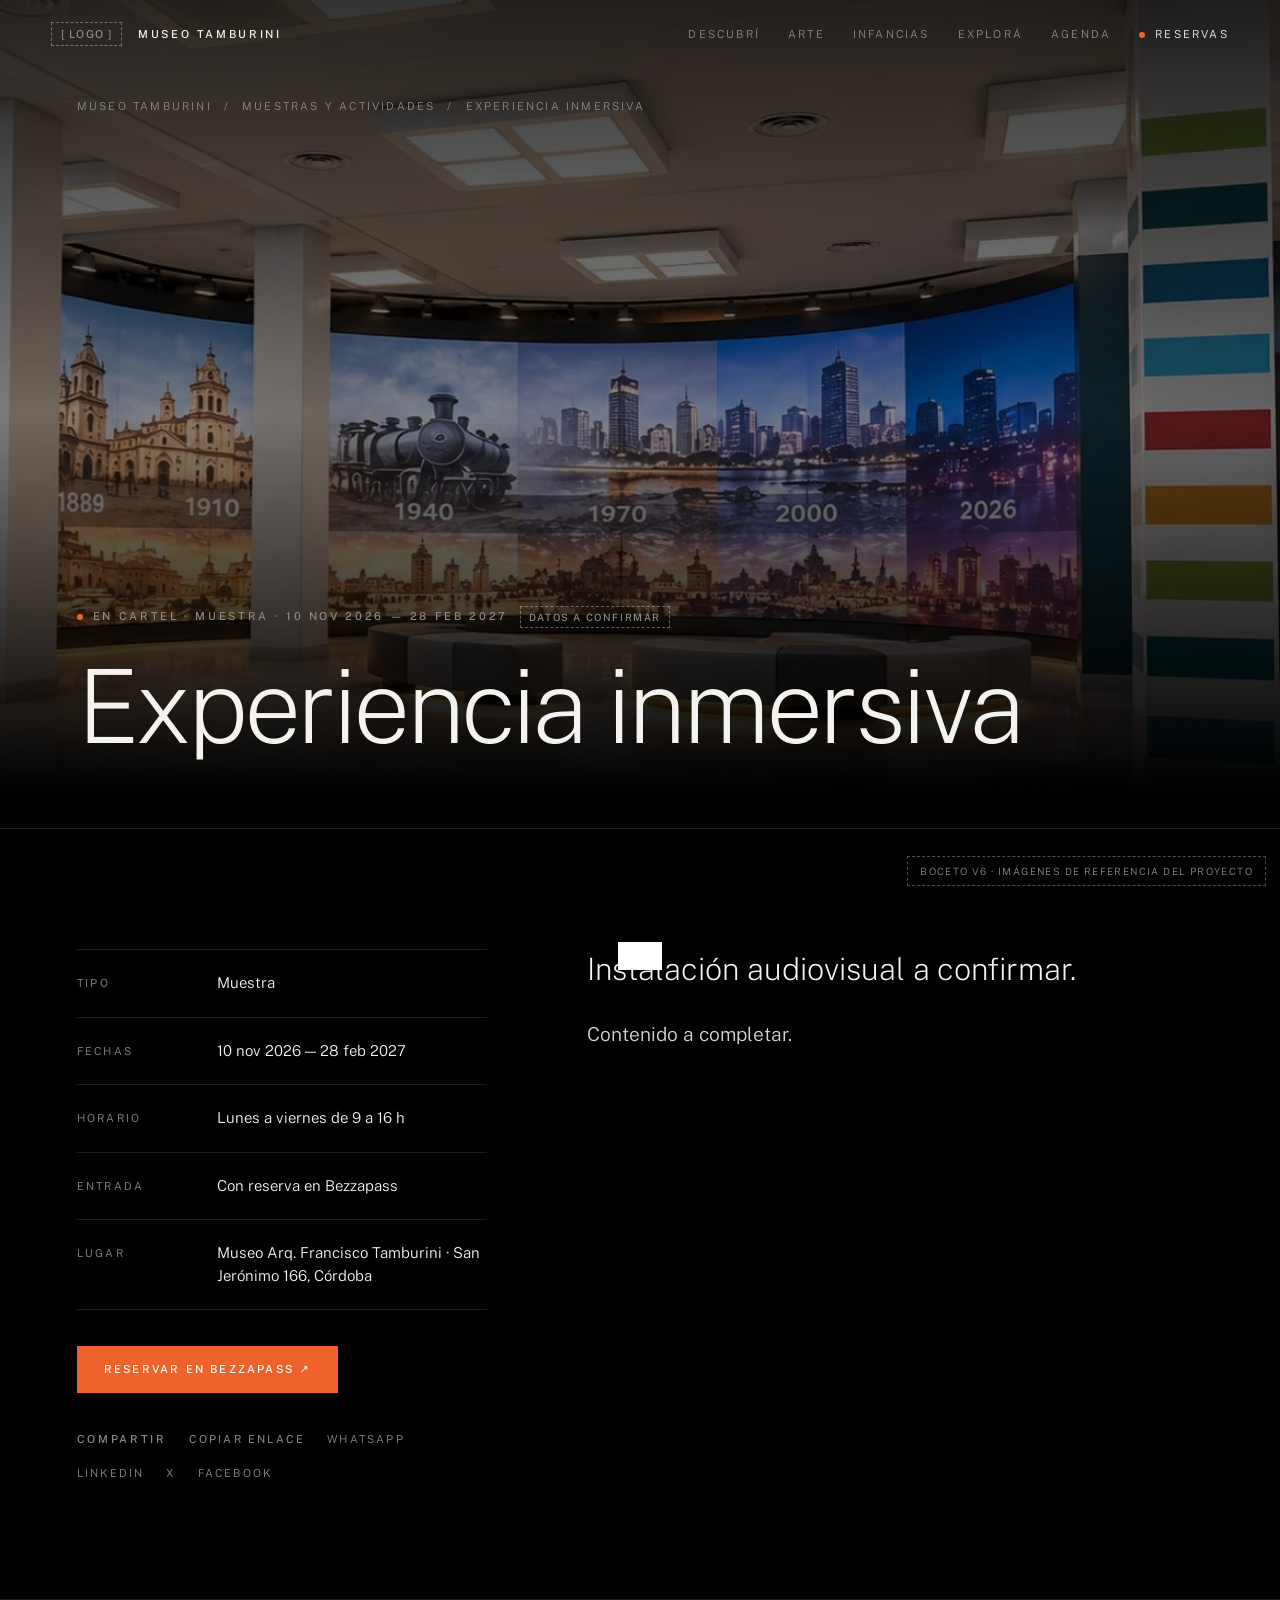
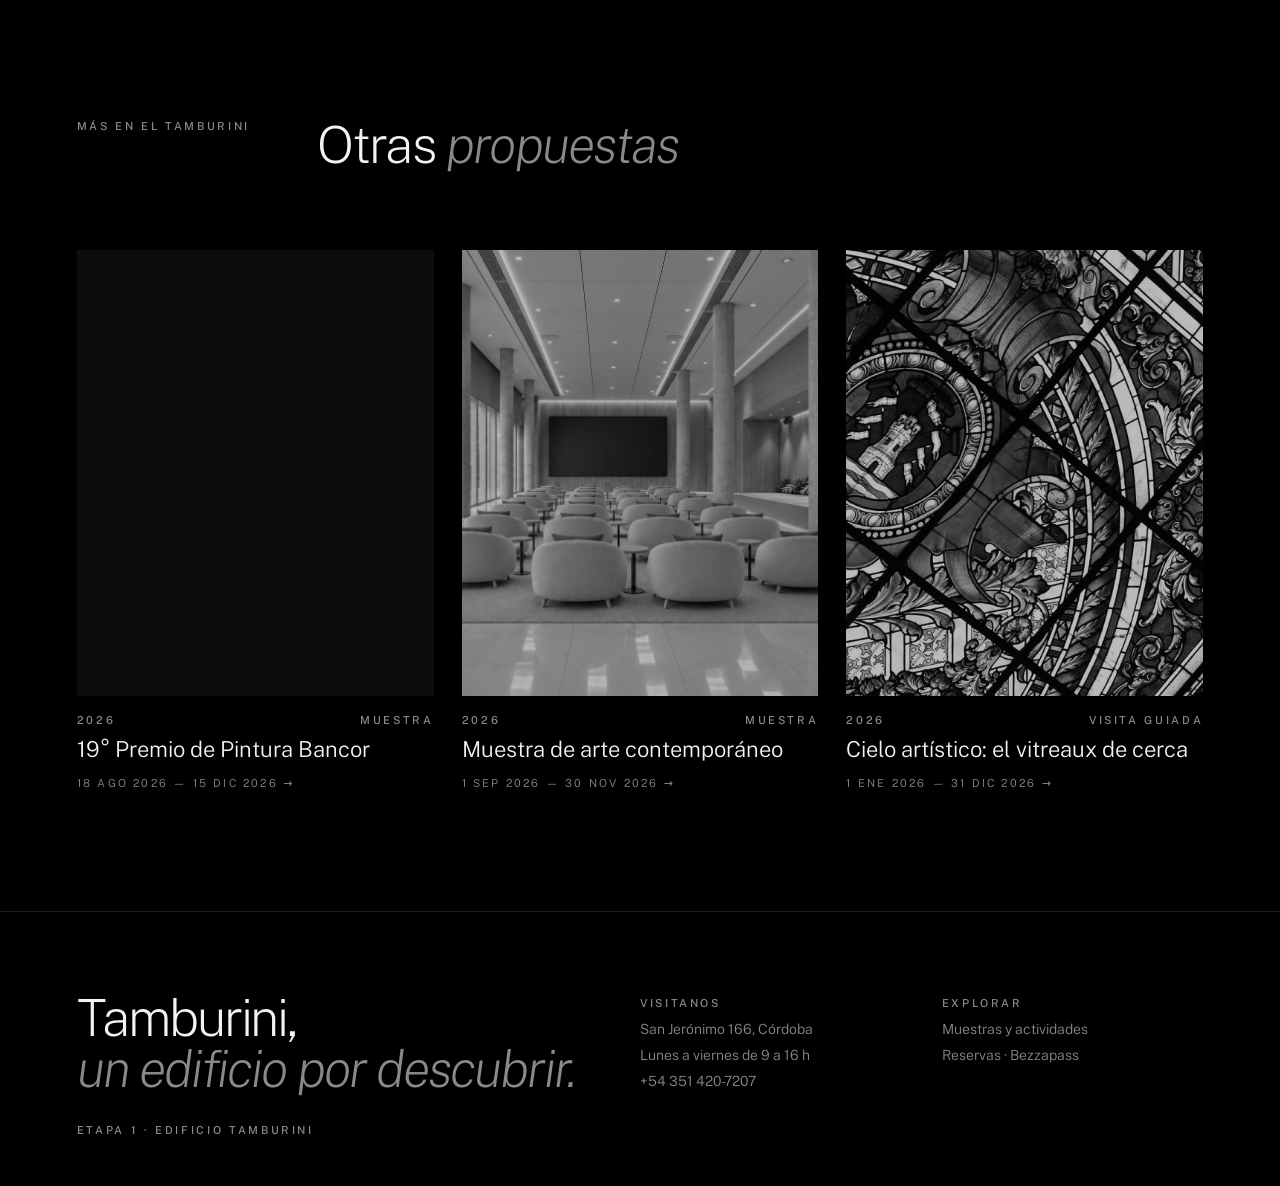
<file: muestras/experiencia-inmersiva-2026/index.html>
<!DOCTYPE html><html lang="es-AR"><head><meta charset="utf-8"><meta name="viewport" content="width=device-width,initial-scale=1">
<title>Experiencia inmersiva · Museo Tamburini</title><meta name="description" content="Instalación audiovisual a confirmar. 10 nov 2026 — 28 feb 2027. Museo Arq. Francisco Tamburini, Córdoba."><link rel="canonical" href="https://www.bancor.com.ar/museo-tamburini/muestras/experiencia-inmersiva-2026/"><meta name="robots" content="index,follow,max-image-preview:large">
<meta property="og:type" content="website"><meta property="og:locale" content="es_AR"><meta property="og:site_name" content="Museo Arq. Francisco Tamburini"><meta property="og:title" content="Experiencia inmersiva · Museo Tamburini"><meta property="og:description" content="Instalación audiovisual a confirmar. 10 nov 2026 — 28 feb 2027. Museo Arq. Francisco Tamburini, Córdoba."><meta property="og:url" content="https://www.bancor.com.ar/museo-tamburini/muestras/experiencia-inmersiva-2026/"><meta property="og:image" content="https://www.bancor.com.ar/museo-tamburini/assets/img/innovacion/centro-interactivo-linea-de-tiempo.jpg">
<meta name="twitter:card" content="summary_large_image"><meta name="theme-color" content="#000000"><link rel="alternate" type="text/markdown" href="index.md"><link rel="preconnect" href="https://fonts.googleapis.com"><link rel="preconnect" href="https://fonts.gstatic.com" crossorigin><link href="https://fonts.googleapis.com/css2?family=Public+Sans:ital,wght@0,100;0,200;0,300;0,400;0,500;1,200;1,300&display=swap" rel="stylesheet"><link rel="stylesheet" href="../../assets/site.css"><script type="application/ld+json">{"@context": "https://schema.org", "@type": "ExhibitionEvent", "name": "Experiencia inmersiva", "description": "Instalación audiovisual a confirmar.", "url": "https://www.bancor.com.ar/museo-tamburini/muestras/experiencia-inmersiva-2026/", "startDate": "2026-11-10", "endDate": "2027-02-28", "eventStatus": "https://schema.org/EventScheduled", "eventAttendanceMode": "https://schema.org/OfflineEventAttendanceMode", "image": ["https://www.bancor.com.ar/museo-tamburini/assets/img/innovacion/centro-interactivo-linea-de-tiempo.jpg"], "location": {"@type": "Museum", "name": "Museo Arq. Francisco Tamburini", "url": "https://www.bancor.com.ar/museo-tamburini/", "telephone": "+54 351 420-7207", "address": {"@type": "PostalAddress", "streetAddress": "San Jerónimo 166", "addressLocality": "Córdoba", "postalCode": "X5000AGD", "addressRegion": "Córdoba", "addressCountry": "AR"}, "geo": {"@type": "GeoCoordinates", "latitude": -31.417767, "longitude": -64.18238}}, "organizer": {"@type": "Organization", "name": "Banco de la Provincia de Córdoba S.A.", "url": "https://www.bancor.com.ar/"}, "inLanguage": "es-AR", "keywords": "experiencia inmersiva", "offers": {"@type": "Offer", "url": "https://bezzapass.com.ar/", "availability": "https://schema.org/InStock"}}</script><script type="application/ld+json">{"@context": "https://schema.org", "@type": "BreadcrumbList", "itemListElement": [{"@type": "ListItem", "position": 1, "name": "Museo Tamburini", "item": "https://www.bancor.com.ar/museo-tamburini/"}, {"@type": "ListItem", "position": 2, "name": "Muestras", "item": "https://www.bancor.com.ar/museo-tamburini/muestras/"}, {"@type": "ListItem", "position": 3, "name": "Experiencia inmersiva", "item": "https://www.bancor.com.ar/museo-tamburini/muestras/experiencia-inmersiva-2026/"}]}</script></head><body><div id="prog"></div><header class="hdr"><a class="brand" href="../../"><span class="logo">[ LOGO ]</span><span>Museo Tamburini</span></a>
<nav><a href="../../#descubri">Descubrí</a><a href="../../#arte">Arte</a><a href="../../#infancias">Infancias</a><a href="../../#explora">Explorá</a><a href="../../#museo-hoy">Agenda</a>
<a class="cta ln" href="https://bezzapass.com.ar/" target="_blank" rel="noopener"><span class="dot"></span>Reservas</a></nav></header><main data-slug="experiencia-inmersiva-2026"><section class="d-hero"><div class="bg" style="background-image:url('../../assets/img/innovacion/centro-interactivo-linea-de-tiempo.jpg')"></div><div class="sh"></div>
<div class="top"><nav class="crumb"><a href="../../">Museo Tamburini</a><span>/</span><a href="../">Muestras y actividades</a><span>/</span><span>Experiencia inmersiva</span></nav></div>
<div class="ct"><div class="lbl"><span class="st-badge">Próximamente</span> · Muestra · 10 nov 2026 — 28 feb 2027<span class="ph">Datos a confirmar</span></div><h1><span class="w" style="animation-delay:0.25s">Experiencia</span> <span class="w" style="animation-delay:0.33s">inmersiva</span></h1></div></section>
<section class="d-body"><aside class="sticky"><div class="dl"><div><span class="k">Tipo</span><span>Muestra</span></div><div><span class="k">Fechas</span><span>10 nov 2026 — 28 feb 2027</span></div><div><span class="k">Horario</span><span>Lunes a viernes de 9 a 16 h</span></div><div><span class="k">Entrada</span><span>Con reserva en Bezzapass</span></div><div><span class="k">Lugar</span><span>Museo Arq. Francisco Tamburini · San Jerónimo 166, Córdoba</span></div></div>
<div style="display:flex;gap:12px;flex-wrap:wrap;margin-top:36px"><a data-if-active class="btn acc" href="https://bezzapass.com.ar/" target="_blank" rel="noopener">Reservar en Bezzapass ↗</a><a data-if-ended class="btn" href="../">Ver otras propuestas →</a></div><div class="share"></div></aside>
<article class="d-txt"><p class="bajada">Instalación audiovisual a confirmar.</p><p>Contenido a completar.</p></article></section>
<section class="related"><div class="s-head"><span class="lbl">Más en el Tamburini</span><h2 style="font-size:clamp(34px,4vw,60px)">Otras <em>propuestas</em></h2></div><div class="agrid"><a class="ai" href="../19-premio-pintura-bancor-2026/"><div class="im" style="background-image:url('https://images.unsplash.com/photo-1513364776144-60967b0f800f?auto=format&fit=crop&w=1800&q=70')"></div><div class="meta lbl"><span>2026</span><span>Muestra</span></div><h4>19° Premio de Pintura Bancor</h4><span class="go">18 ago 2026 — 15 dic 2026 →</span></a><a class="ai" href="../muestra-arte-contemporaneo-2026/"><div class="im" style="background-image:url('../../assets/img/innovacion/innovacion.jpg')"></div><div class="meta lbl"><span>2026</span><span>Muestra</span></div><h4>Muestra de arte contemporáneo</h4><span class="go">1 sep 2026 — 30 nov 2026 →</span></a><a class="ai" href="../cielo-artistico-el-vitreaux-de-cerca/"><div class="im" style="background-image:url('../../assets/vitreaux.jpg')"></div><div class="meta lbl"><span>2026</span><span>Visita guiada</span></div><h4>Cielo artístico: el vitreaux de cerca</h4><span class="go">1 ene 2026 — 31 dic 2026 →</span></a></div></section></main><div class="lbx" id="lbx"><span class="x">Cerrar</span><img alt=""></div><footer><div><div class="big">Tamburini,<br><em style="color:var(--mute)">un edificio por descubrir.</em></div><p class="lbl" style="margin-top:30px">Etapa 1 · Edificio Tamburini</p></div>
<div><span class="lbl">Visitanos</span><a href="https://maps.google.com/?q=-31.417767,-64.18238" target="_blank" rel="noopener">San Jerónimo 166, Córdoba</a><a>Lunes a viernes de 9 a 16 h</a><a href="tel:+54351420-7207">+54 351 420-7207</a></div>
<div><span class="lbl">Explorar</span><a href="../">Muestras y actividades</a><a href="https://bezzapass.com.ar/" target="_blank" rel="noopener">Reservas · Bezzapass</a></div></footer>
<div class="toast" id="toast"></div><div class="note">Boceto v6 · imágenes de referencia del proyecto</div><script>window.SITE={"page": "detail", "root": "../../", "vit": "../../assets/vitreaux.jpg", "preview": false, "imgs": {}, "data": {"config": {"base_url": "https://www.bancor.com.ar/museo-tamburini", "museo": "Museo Arq. Francisco Tamburini", "direccion": "San Jerónimo 166", "ciudad": "Córdoba", "cp": "X5000AGD", "pais": "AR", "lat": -31.417767, "lng": -64.18238, "telefono": "+54 351 420-7207", "horario": "Lunes a viernes de 9 a 16 h", "bezzapass": "https://bezzapass.com.ar/"}, "muestras": [{"slug": "19-premio-pintura-bancor-2026", "tipo": "Muestra", "eje": "arte", "titulo": "19° Premio de Pintura Bancor", "bajada": "Convocatoria abierta en las categorías Pintura y Muralismo.", "cuerpo": ["El Premio de Pintura Bancor llega a su edición número 19 con dos categorías: Pintura y Muralismo.", "En la página oficial del premio se pueden consultar las condiciones, descargar los reglamentos y acceder al sistema de inscripción."], "desde": "2026-08-18", "hasta": "2026-12-15", "horario": "", "entrada": "Inscripción online", "img": "https://images.unsplash.com/photo-1513364776144-60967b0f800f?auto=format&fit=crop&w=1800&q=70", "gal": [], "cta": {"label": "Bases e inscripción", "url": "https://www.bancor.com.ar/institucional/museo-tamburini/premio-pintura"}, "keywords": ["premio de pintura", "muralismo", "Bancor"], "ph": true}, {"slug": "muestra-arte-contemporaneo-2026", "tipo": "Muestra", "eje": "arte", "titulo": "Muestra de arte contemporáneo", "bajada": "Espacio para la exposición en cartel: obra, artista, curaduría y video de presentación.", "cuerpo": ["Texto curatorial a completar por el museo."], "desde": "2026-09-01", "hasta": "2026-11-30", "horario": "Lunes a viernes de 9 a 16 h", "entrada": "Con reserva en Bezzapass", "img": "assets/img/innovacion/innovacion.jpg", "gal": [], "video": "", "keywords": ["arte contemporáneo Córdoba"], "ph": true}, {"slug": "experiencia-inmersiva-2026", "tipo": "Muestra", "eje": "arte", "titulo": "Experiencia inmersiva", "bajada": "Instalación audiovisual a confirmar.", "cuerpo": ["Contenido a completar."], "desde": "2026-11-10", "hasta": "2027-02-28", "horario": "Lunes a viernes de 9 a 16 h", "entrada": "Con reserva en Bezzapass", "img": "assets/img/innovacion/centro-interactivo-linea-de-tiempo.jpg", "gal": [], "keywords": ["experiencia inmersiva"], "ph": true}, {"slug": "cielo-artistico-el-vitreaux-de-cerca", "tipo": "Visita guiada", "eje": "patrimonio", "titulo": "Cielo artístico: el vitreaux de cerca", "bajada": "Un recorrido por el Hall de Caja: el vitreaux, la yesería y los símbolos de 1889.", "cuerpo": ["La casa matriz del Banco de Córdoba fue inaugurada el 17 de mayo de 1889 con proyecto del arquitecto italiano Francisco Tamburini.", "Su interior, con decoración inspirada en el Palacio de Versalles, conserva un imponente vitreaux en el techo del hall central de las antiguas cajas de atención al público, acompañado de molduras y yesería de Arturo Nembrini Gonzaga."], "desde": "2026-01-01", "hasta": "2026-12-31", "horario": "Lunes a viernes de 9 a 16 h", "entrada": "Con reserva en Bezzapass", "img": "__VITREAUX__", "gal": ["__VITREAUX__", "assets/img/tamburini/fachada-tamburini-noche.jpg"], "keywords": ["vitreaux", "patrimonio Córdoba", "visita guiada"], "ph": true}, {"slug": "taller-infancias-vitreaux", "tipo": "Actividad", "eje": "infancias", "titulo": "Taller: pequeños vitralistas", "bajada": "Arte, juego y exploración para chicos y chicas a partir del vitreaux del museo.", "cuerpo": ["Actividad de ejemplo para la línea Infancias. Contenido a completar."], "desde": "2026-10-20", "hasta": "2026-12-12", "horario": "A confirmar", "entrada": "Con reserva en Bezzapass", "img": "assets/img/infancias/espacio-infancias.jpg", "gal": [], "keywords": ["infancias", "taller para chicos Córdoba"], "ph": true}, {"slug": "noche-de-los-museos-2025-los-dorados-anos-veinte", "tipo": "Actividad", "eje": "arte", "titulo": "Los dorados años veinte · Noche de los Museos 2025", "bajada": "Una noche que recreó el espíritu de los años veinte, cuando el Banco transitaba su cincuentenario.", "cuerpo": ["Bajo la consigna «El futuro de los museos en constante cambio», el Museo Tamburini invitó a las familias cordobesas a una noche que combinó ficción literaria, música y danza.", "A 100 años de la publicación de «El Gran Gatsby», el público vivió una adaptación libre de la novela de F. Scott Fitzgerald con artistas cordobeses dirigidos por Carolina Gallardo.", "La programación sumó a la Small Jazz Band con la Escuela Córdoba Swing, el Coro Bancor, una muestra de autos antiguos y un recorrido por la historia del Banco en los años veinte, con avistaje del cielo artístico con telescopios."], "programa": [["20:00 – 01:00", "Exposición del Museo Itinerante de la Asociación Cordobesa de Coleccionistas de Autos Antiguos"], ["20:15 y 22:30", "Coro Bancor, a cargo de María Emilia Puebla"], ["20:30 y 22:45", "Puesta escénica de «El Gran Gatsby», dirección de Carolina Gallardo"], ["21:00 y 23:15", "Small Jazz Band con la Escuela Córdoba Swing"], ["21:30 y 23:45", "Visita «Historia del Banco de Córdoba, década del veinte» y avistaje del cielo artístico con telescopios"]], "desde": "2025-11-07", "hasta": "2025-11-07", "horario": "20:00 a 01:00 h", "entrada": "Libre y gratuita", "gratis": true, "img": "assets/img/tamburini/fachada-tamburini-noche.jpg", "gal": [], "keywords": ["Noche de los Museos Córdoba", "El Gran Gatsby"]}, {"slug": "18-premio-pintura-bancor-2025", "tipo": "Muestra", "eje": "arte", "titulo": "18° Premio de Pintura Bancor", "bajada": "Obras ganadoras y seleccionadas de la edición 18.", "cuerpo": ["Contenido a completar con las obras ganadoras e imágenes oficiales."], "desde": "2025-08-01", "hasta": "2025-12-15", "horario": "", "entrada": "", "img": "https://images.unsplash.com/photo-1579783902614-a3fb3927b6a5?auto=format&fit=crop&w=1800&q=70", "gal": [], "keywords": ["premio de pintura"], "ph": true}]}}</script><script src="../../assets/site.js"></script></body></html>
</file>
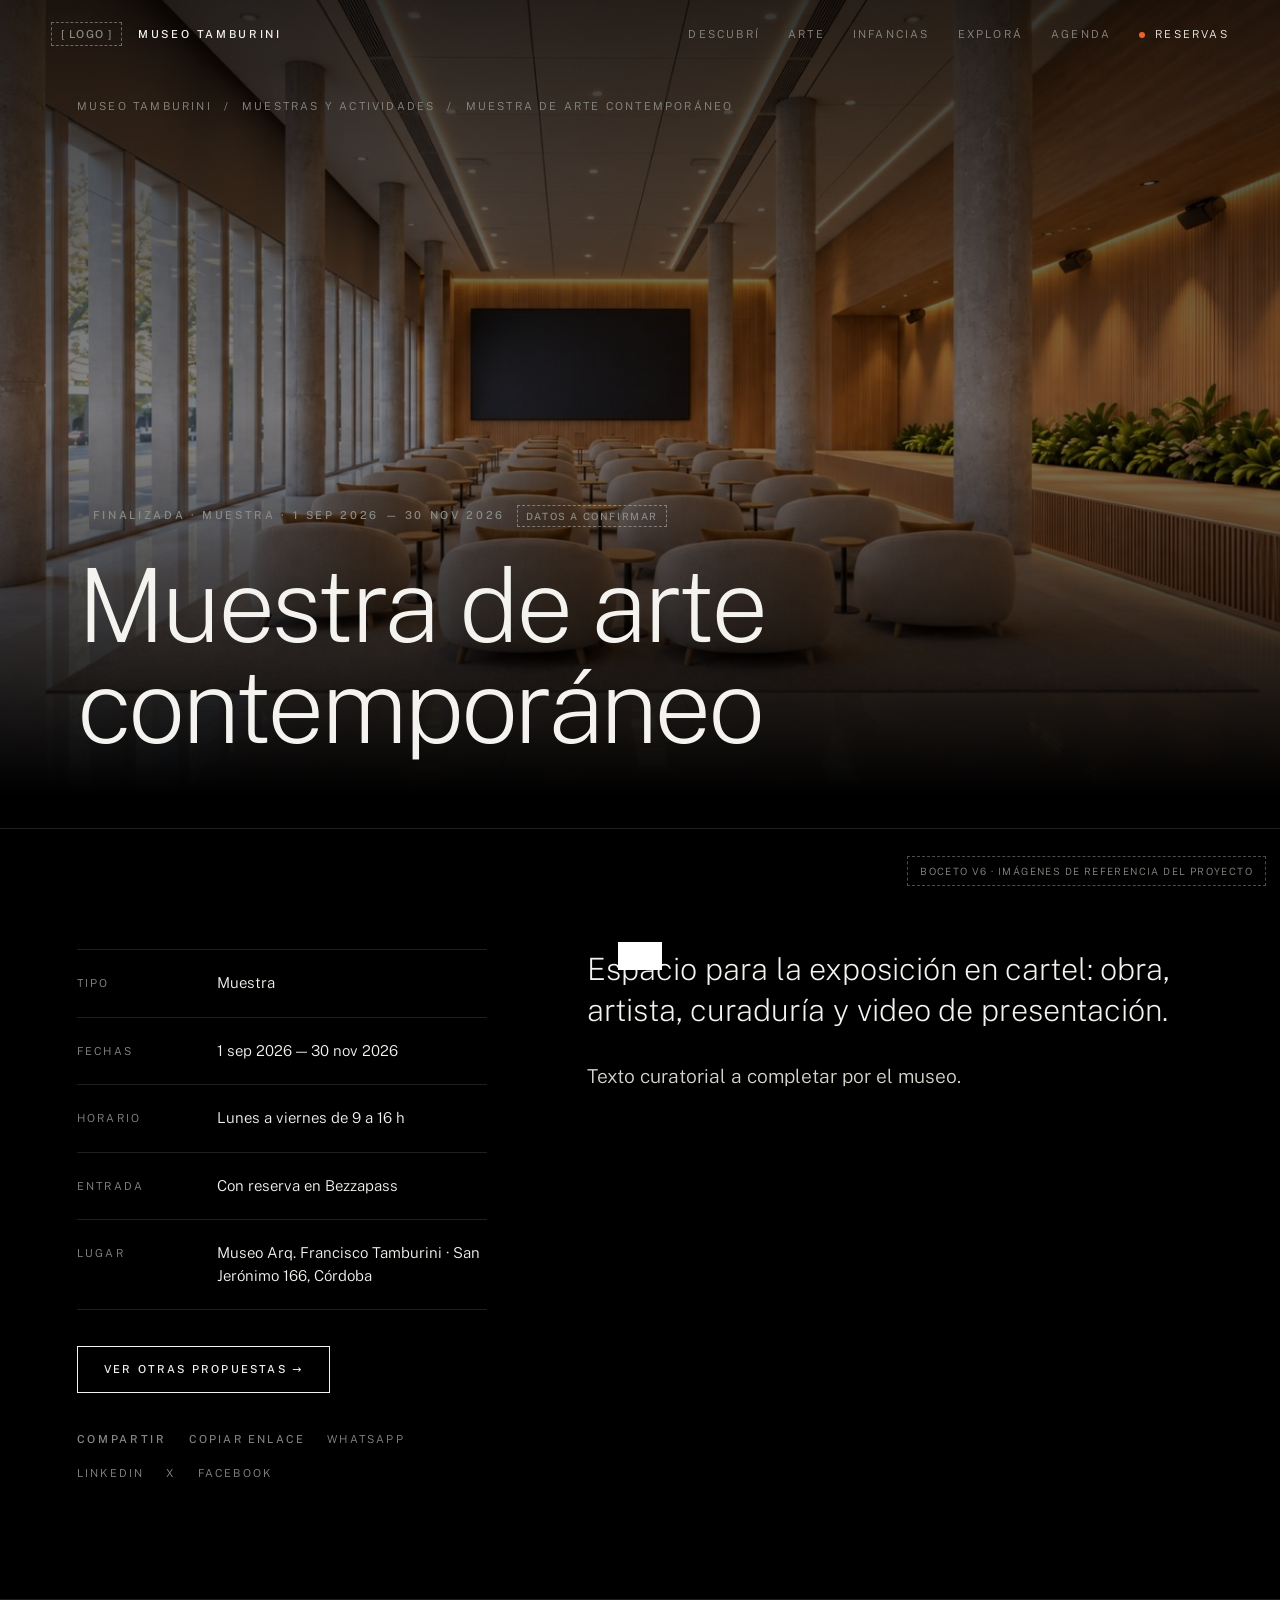
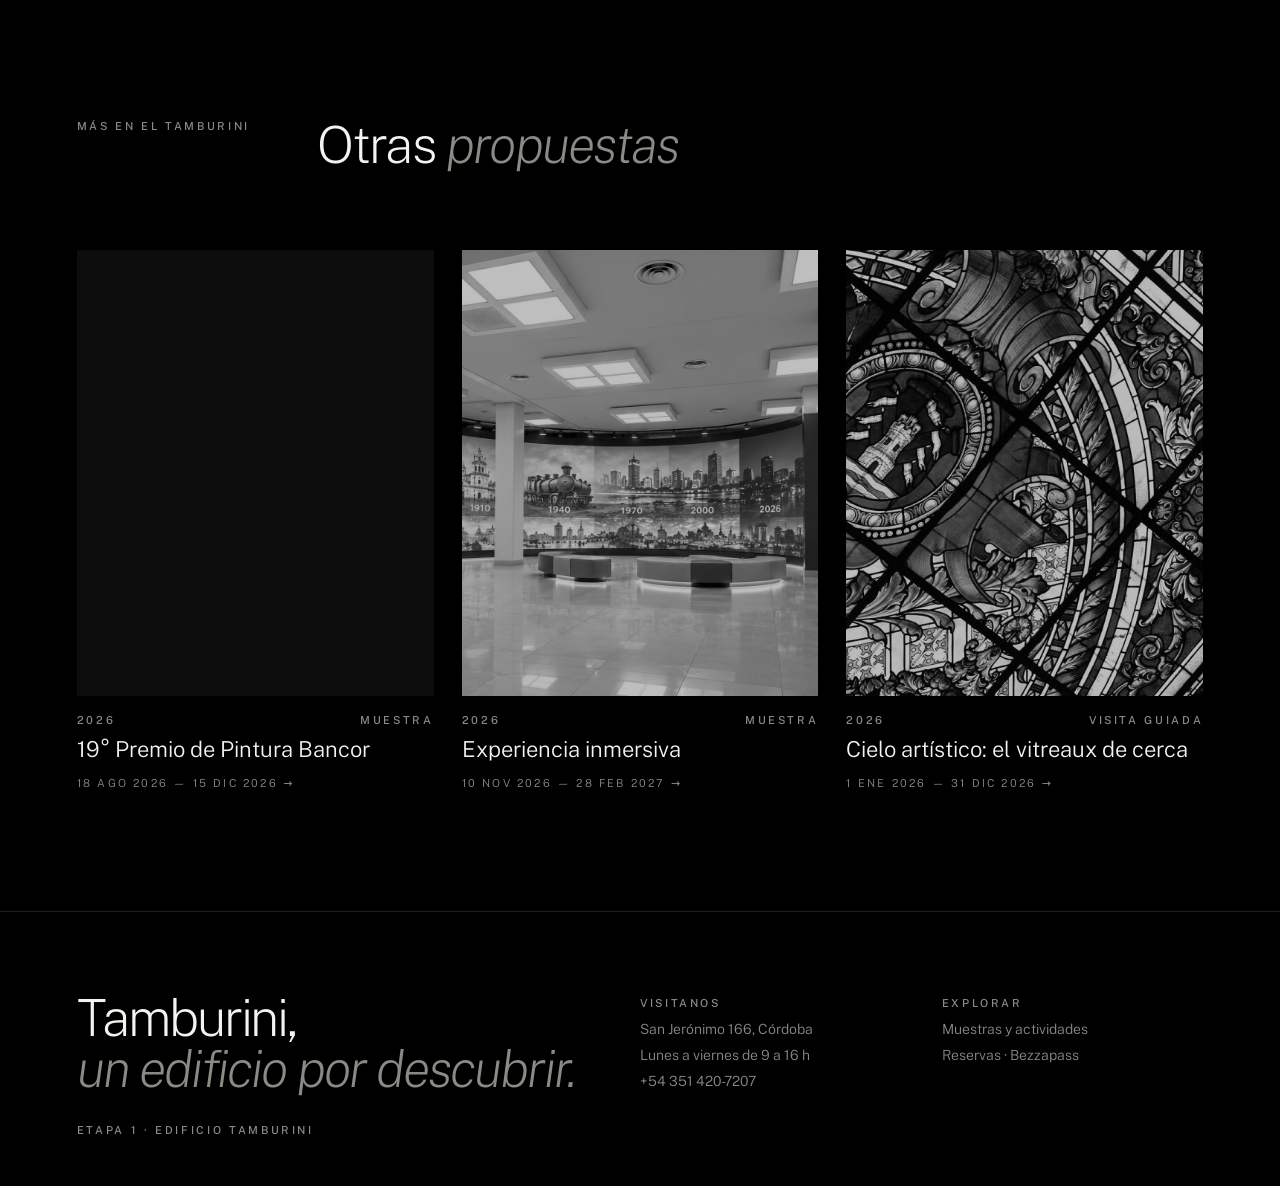
<file: muestras/muestra-arte-contemporaneo-2026/index.html>
<!DOCTYPE html><html lang="es-AR"><head><meta charset="utf-8"><meta name="viewport" content="width=device-width,initial-scale=1">
<title>Muestra de arte contemporáneo · Museo Tamburini</title><meta name="description" content="Espacio para la exposición en cartel: obra, artista, curaduría y video de presentación. 1 sep 2026 — 30 nov 2026. Museo Arq. Francisco Tamburini, Córdoba."><link rel="canonical" href="https://www.bancor.com.ar/museo-tamburini/muestras/muestra-arte-contemporaneo-2026/"><meta name="robots" content="index,follow,max-image-preview:large">
<meta property="og:type" content="website"><meta property="og:locale" content="es_AR"><meta property="og:site_name" content="Museo Arq. Francisco Tamburini"><meta property="og:title" content="Muestra de arte contemporáneo · Museo Tamburini"><meta property="og:description" content="Espacio para la exposición en cartel: obra, artista, curaduría y video de presentación. 1 sep 2026 — 30 nov 2026. Museo Arq. Francisco Tamburini, Córdoba."><meta property="og:url" content="https://www.bancor.com.ar/museo-tamburini/muestras/muestra-arte-contemporaneo-2026/"><meta property="og:image" content="https://www.bancor.com.ar/museo-tamburini/assets/img/innovacion/innovacion.jpg">
<meta name="twitter:card" content="summary_large_image"><meta name="theme-color" content="#000000"><link rel="alternate" type="text/markdown" href="index.md"><link rel="preconnect" href="https://fonts.googleapis.com"><link rel="preconnect" href="https://fonts.gstatic.com" crossorigin><link href="https://fonts.googleapis.com/css2?family=Public+Sans:ital,wght@0,100;0,200;0,300;0,400;0,500;1,200;1,300&display=swap" rel="stylesheet"><link rel="stylesheet" href="../../assets/site.css"><script type="application/ld+json">{"@context": "https://schema.org", "@type": "ExhibitionEvent", "name": "Muestra de arte contemporáneo", "description": "Espacio para la exposición en cartel: obra, artista, curaduría y video de presentación.", "url": "https://www.bancor.com.ar/museo-tamburini/muestras/muestra-arte-contemporaneo-2026/", "startDate": "2026-09-01", "endDate": "2026-11-30", "eventStatus": "https://schema.org/EventScheduled", "eventAttendanceMode": "https://schema.org/OfflineEventAttendanceMode", "image": ["https://www.bancor.com.ar/museo-tamburini/assets/img/innovacion/innovacion.jpg"], "location": {"@type": "Museum", "name": "Museo Arq. Francisco Tamburini", "url": "https://www.bancor.com.ar/museo-tamburini/", "telephone": "+54 351 420-7207", "address": {"@type": "PostalAddress", "streetAddress": "San Jerónimo 166", "addressLocality": "Córdoba", "postalCode": "X5000AGD", "addressRegion": "Córdoba", "addressCountry": "AR"}, "geo": {"@type": "GeoCoordinates", "latitude": -31.417767, "longitude": -64.18238}}, "organizer": {"@type": "Organization", "name": "Banco de la Provincia de Córdoba S.A.", "url": "https://www.bancor.com.ar/"}, "inLanguage": "es-AR", "keywords": "arte contemporáneo Córdoba", "offers": {"@type": "Offer", "url": "https://bezzapass.com.ar/", "availability": "https://schema.org/InStock"}}</script><script type="application/ld+json">{"@context": "https://schema.org", "@type": "BreadcrumbList", "itemListElement": [{"@type": "ListItem", "position": 1, "name": "Museo Tamburini", "item": "https://www.bancor.com.ar/museo-tamburini/"}, {"@type": "ListItem", "position": 2, "name": "Muestras", "item": "https://www.bancor.com.ar/museo-tamburini/muestras/"}, {"@type": "ListItem", "position": 3, "name": "Muestra de arte contemporáneo", "item": "https://www.bancor.com.ar/museo-tamburini/muestras/muestra-arte-contemporaneo-2026/"}]}</script></head><body><div id="prog"></div><header class="hdr"><a class="brand" href="../../"><span class="logo">[ LOGO ]</span><span>Museo Tamburini</span></a>
<nav><a href="../../#descubri">Descubrí</a><a href="../../#arte">Arte</a><a href="../../#infancias">Infancias</a><a href="../../#explora">Explorá</a><a href="../../#museo-hoy">Agenda</a>
<a class="cta ln" href="https://bezzapass.com.ar/" target="_blank" rel="noopener"><span class="dot"></span>Reservas</a></nav></header><main data-slug="muestra-arte-contemporaneo-2026"><section class="d-hero"><div class="bg" style="background-image:url('../../assets/img/innovacion/innovacion.jpg')"></div><div class="sh"></div>
<div class="top"><nav class="crumb"><a href="../../">Museo Tamburini</a><span>/</span><a href="../">Muestras y actividades</a><span>/</span><span>Muestra de arte contemporáneo</span></nav></div>
<div class="ct"><div class="lbl"><span class="st-badge">En cartel</span> · Muestra · 1 sep 2026 — 30 nov 2026<span class="ph">Datos a confirmar</span></div><h1><span class="w" style="animation-delay:0.25s">Muestra</span> <span class="w" style="animation-delay:0.33s">de</span> <span class="w" style="animation-delay:0.41s">arte</span> <span class="w" style="animation-delay:0.49s">contemporáneo</span></h1></div></section>
<section class="d-body"><aside class="sticky"><div class="dl"><div><span class="k">Tipo</span><span>Muestra</span></div><div><span class="k">Fechas</span><span>1 sep 2026 — 30 nov 2026</span></div><div><span class="k">Horario</span><span>Lunes a viernes de 9 a 16 h</span></div><div><span class="k">Entrada</span><span>Con reserva en Bezzapass</span></div><div><span class="k">Lugar</span><span>Museo Arq. Francisco Tamburini · San Jerónimo 166, Córdoba</span></div></div>
<div style="display:flex;gap:12px;flex-wrap:wrap;margin-top:36px"><a data-if-active class="btn acc" href="https://bezzapass.com.ar/" target="_blank" rel="noopener">Reservar en Bezzapass ↗</a><a data-if-ended class="btn" href="../">Ver otras propuestas →</a></div><div class="share"></div></aside>
<article class="d-txt"><p class="bajada">Espacio para la exposición en cartel: obra, artista, curaduría y video de presentación.</p><p>Texto curatorial a completar por el museo.</p></article></section>
<section class="related"><div class="s-head"><span class="lbl">Más en el Tamburini</span><h2 style="font-size:clamp(34px,4vw,60px)">Otras <em>propuestas</em></h2></div><div class="agrid"><a class="ai" href="../19-premio-pintura-bancor-2026/"><div class="im" style="background-image:url('https://images.unsplash.com/photo-1513364776144-60967b0f800f?auto=format&fit=crop&w=1800&q=70')"></div><div class="meta lbl"><span>2026</span><span>Muestra</span></div><h4>19° Premio de Pintura Bancor</h4><span class="go">18 ago 2026 — 15 dic 2026 →</span></a><a class="ai" href="../experiencia-inmersiva-2026/"><div class="im" style="background-image:url('../../assets/img/innovacion/centro-interactivo-linea-de-tiempo.jpg')"></div><div class="meta lbl"><span>2026</span><span>Muestra</span></div><h4>Experiencia inmersiva</h4><span class="go">10 nov 2026 — 28 feb 2027 →</span></a><a class="ai" href="../cielo-artistico-el-vitreaux-de-cerca/"><div class="im" style="background-image:url('../../assets/vitreaux.jpg')"></div><div class="meta lbl"><span>2026</span><span>Visita guiada</span></div><h4>Cielo artístico: el vitreaux de cerca</h4><span class="go">1 ene 2026 — 31 dic 2026 →</span></a></div></section></main><div class="lbx" id="lbx"><span class="x">Cerrar</span><img alt=""></div><footer><div><div class="big">Tamburini,<br><em style="color:var(--mute)">un edificio por descubrir.</em></div><p class="lbl" style="margin-top:30px">Etapa 1 · Edificio Tamburini</p></div>
<div><span class="lbl">Visitanos</span><a href="https://maps.google.com/?q=-31.417767,-64.18238" target="_blank" rel="noopener">San Jerónimo 166, Córdoba</a><a>Lunes a viernes de 9 a 16 h</a><a href="tel:+54351420-7207">+54 351 420-7207</a></div>
<div><span class="lbl">Explorar</span><a href="../">Muestras y actividades</a><a href="https://bezzapass.com.ar/" target="_blank" rel="noopener">Reservas · Bezzapass</a></div></footer>
<div class="toast" id="toast"></div><div class="note">Boceto v6 · imágenes de referencia del proyecto</div><script>window.SITE={"page": "detail", "root": "../../", "vit": "../../assets/vitreaux.jpg", "preview": false, "imgs": {}, "data": {"config": {"base_url": "https://www.bancor.com.ar/museo-tamburini", "museo": "Museo Arq. Francisco Tamburini", "direccion": "San Jerónimo 166", "ciudad": "Córdoba", "cp": "X5000AGD", "pais": "AR", "lat": -31.417767, "lng": -64.18238, "telefono": "+54 351 420-7207", "horario": "Lunes a viernes de 9 a 16 h", "bezzapass": "https://bezzapass.com.ar/"}, "muestras": [{"slug": "19-premio-pintura-bancor-2026", "tipo": "Muestra", "eje": "arte", "titulo": "19° Premio de Pintura Bancor", "bajada": "Convocatoria abierta en las categorías Pintura y Muralismo.", "cuerpo": ["El Premio de Pintura Bancor llega a su edición número 19 con dos categorías: Pintura y Muralismo.", "En la página oficial del premio se pueden consultar las condiciones, descargar los reglamentos y acceder al sistema de inscripción."], "desde": "2026-08-18", "hasta": "2026-12-15", "horario": "", "entrada": "Inscripción online", "img": "https://images.unsplash.com/photo-1513364776144-60967b0f800f?auto=format&fit=crop&w=1800&q=70", "gal": [], "cta": {"label": "Bases e inscripción", "url": "https://www.bancor.com.ar/institucional/museo-tamburini/premio-pintura"}, "keywords": ["premio de pintura", "muralismo", "Bancor"], "ph": true}, {"slug": "muestra-arte-contemporaneo-2026", "tipo": "Muestra", "eje": "arte", "titulo": "Muestra de arte contemporáneo", "bajada": "Espacio para la exposición en cartel: obra, artista, curaduría y video de presentación.", "cuerpo": ["Texto curatorial a completar por el museo."], "desde": "2026-09-01", "hasta": "2026-11-30", "horario": "Lunes a viernes de 9 a 16 h", "entrada": "Con reserva en Bezzapass", "img": "assets/img/innovacion/innovacion.jpg", "gal": [], "video": "", "keywords": ["arte contemporáneo Córdoba"], "ph": true}, {"slug": "experiencia-inmersiva-2026", "tipo": "Muestra", "eje": "arte", "titulo": "Experiencia inmersiva", "bajada": "Instalación audiovisual a confirmar.", "cuerpo": ["Contenido a completar."], "desde": "2026-11-10", "hasta": "2027-02-28", "horario": "Lunes a viernes de 9 a 16 h", "entrada": "Con reserva en Bezzapass", "img": "assets/img/innovacion/centro-interactivo-linea-de-tiempo.jpg", "gal": [], "keywords": ["experiencia inmersiva"], "ph": true}, {"slug": "cielo-artistico-el-vitreaux-de-cerca", "tipo": "Visita guiada", "eje": "patrimonio", "titulo": "Cielo artístico: el vitreaux de cerca", "bajada": "Un recorrido por el Hall de Caja: el vitreaux, la yesería y los símbolos de 1889.", "cuerpo": ["La casa matriz del Banco de Córdoba fue inaugurada el 17 de mayo de 1889 con proyecto del arquitecto italiano Francisco Tamburini.", "Su interior, con decoración inspirada en el Palacio de Versalles, conserva un imponente vitreaux en el techo del hall central de las antiguas cajas de atención al público, acompañado de molduras y yesería de Arturo Nembrini Gonzaga."], "desde": "2026-01-01", "hasta": "2026-12-31", "horario": "Lunes a viernes de 9 a 16 h", "entrada": "Con reserva en Bezzapass", "img": "__VITREAUX__", "gal": ["__VITREAUX__", "assets/img/tamburini/fachada-tamburini-noche.jpg"], "keywords": ["vitreaux", "patrimonio Córdoba", "visita guiada"], "ph": true}, {"slug": "taller-infancias-vitreaux", "tipo": "Actividad", "eje": "infancias", "titulo": "Taller: pequeños vitralistas", "bajada": "Arte, juego y exploración para chicos y chicas a partir del vitreaux del museo.", "cuerpo": ["Actividad de ejemplo para la línea Infancias. Contenido a completar."], "desde": "2026-10-20", "hasta": "2026-12-12", "horario": "A confirmar", "entrada": "Con reserva en Bezzapass", "img": "assets/img/infancias/espacio-infancias.jpg", "gal": [], "keywords": ["infancias", "taller para chicos Córdoba"], "ph": true}, {"slug": "noche-de-los-museos-2025-los-dorados-anos-veinte", "tipo": "Actividad", "eje": "arte", "titulo": "Los dorados años veinte · Noche de los Museos 2025", "bajada": "Una noche que recreó el espíritu de los años veinte, cuando el Banco transitaba su cincuentenario.", "cuerpo": ["Bajo la consigna «El futuro de los museos en constante cambio», el Museo Tamburini invitó a las familias cordobesas a una noche que combinó ficción literaria, música y danza.", "A 100 años de la publicación de «El Gran Gatsby», el público vivió una adaptación libre de la novela de F. Scott Fitzgerald con artistas cordobeses dirigidos por Carolina Gallardo.", "La programación sumó a la Small Jazz Band con la Escuela Córdoba Swing, el Coro Bancor, una muestra de autos antiguos y un recorrido por la historia del Banco en los años veinte, con avistaje del cielo artístico con telescopios."], "programa": [["20:00 – 01:00", "Exposición del Museo Itinerante de la Asociación Cordobesa de Coleccionistas de Autos Antiguos"], ["20:15 y 22:30", "Coro Bancor, a cargo de María Emilia Puebla"], ["20:30 y 22:45", "Puesta escénica de «El Gran Gatsby», dirección de Carolina Gallardo"], ["21:00 y 23:15", "Small Jazz Band con la Escuela Córdoba Swing"], ["21:30 y 23:45", "Visita «Historia del Banco de Córdoba, década del veinte» y avistaje del cielo artístico con telescopios"]], "desde": "2025-11-07", "hasta": "2025-11-07", "horario": "20:00 a 01:00 h", "entrada": "Libre y gratuita", "gratis": true, "img": "assets/img/tamburini/fachada-tamburini-noche.jpg", "gal": [], "keywords": ["Noche de los Museos Córdoba", "El Gran Gatsby"]}, {"slug": "18-premio-pintura-bancor-2025", "tipo": "Muestra", "eje": "arte", "titulo": "18° Premio de Pintura Bancor", "bajada": "Obras ganadoras y seleccionadas de la edición 18.", "cuerpo": ["Contenido a completar con las obras ganadoras e imágenes oficiales."], "desde": "2025-08-01", "hasta": "2025-12-15", "horario": "", "entrada": "", "img": "https://images.unsplash.com/photo-1579783902614-a3fb3927b6a5?auto=format&fit=crop&w=1800&q=70", "gal": [], "keywords": ["premio de pintura"], "ph": true}]}}</script><script src="../../assets/site.js"></script></body></html>
</file>
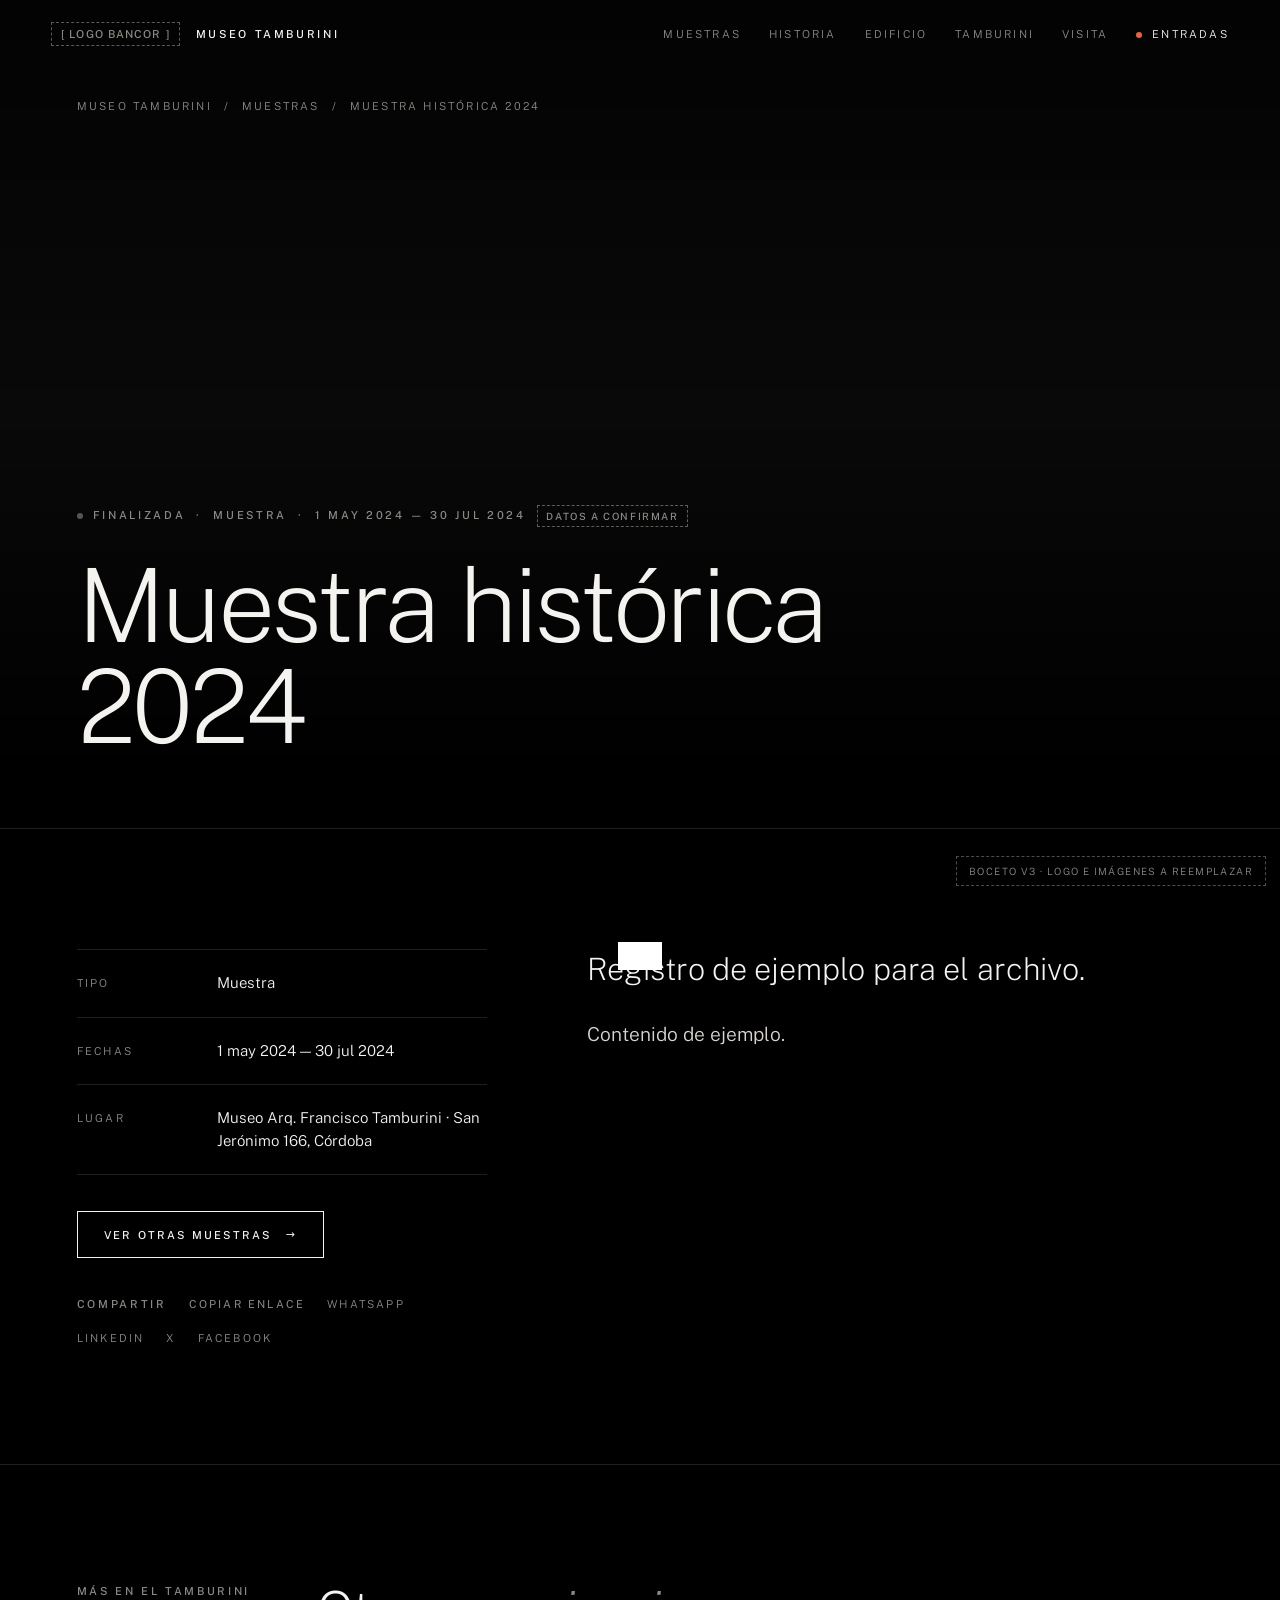
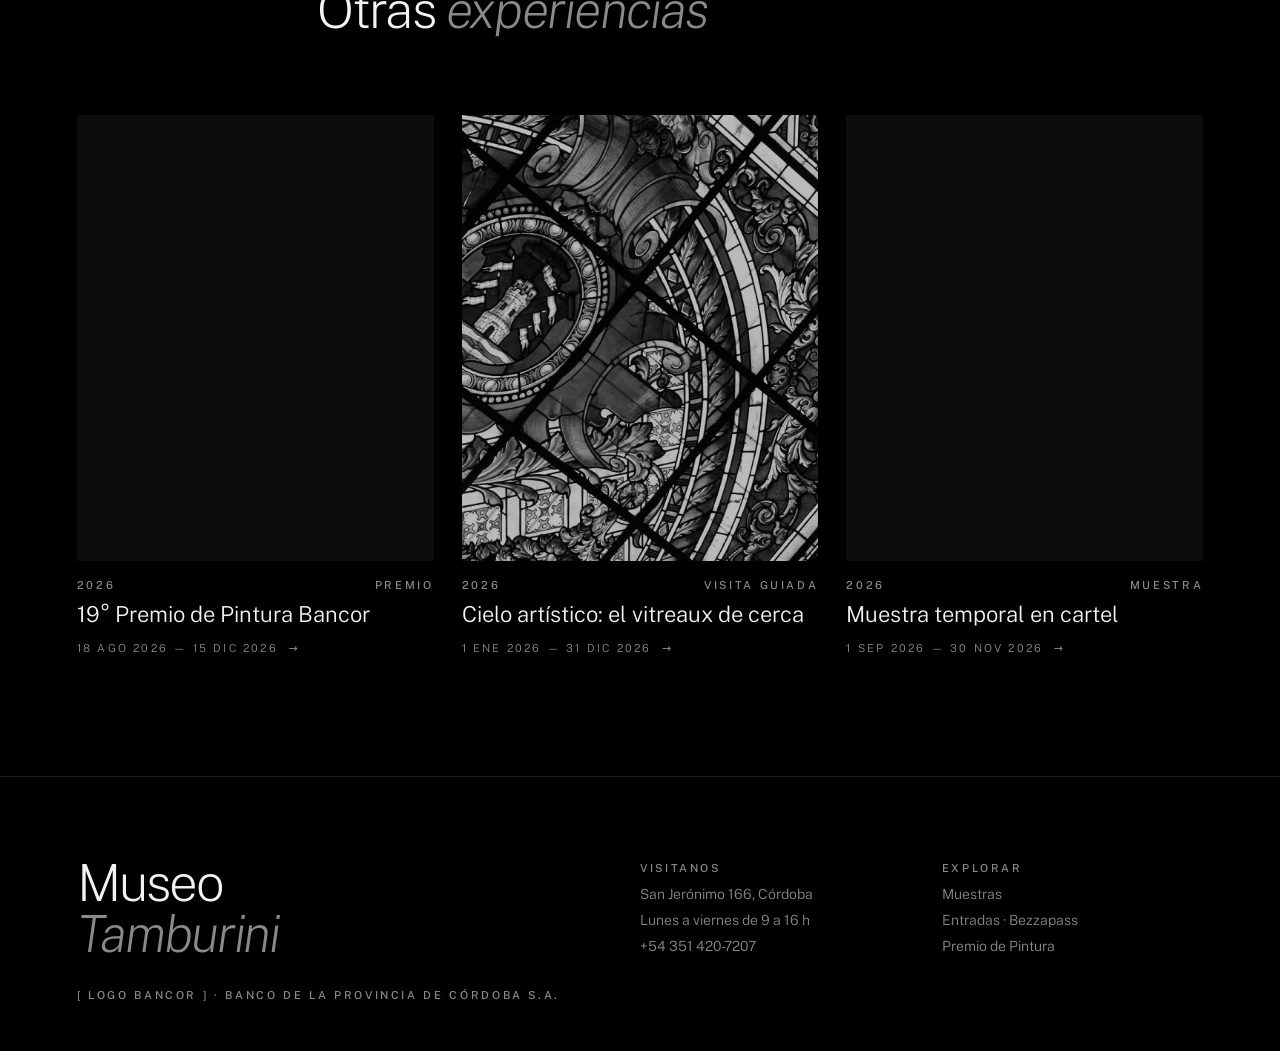
<file: muestras/muestra-historica-2024/index.html>
<!DOCTYPE html><html lang="es-AR"><head><meta charset="utf-8"><meta name="viewport" content="width=device-width,initial-scale=1">
<title>Muestra histórica 2024 · Museo Tamburini | Bancor</title><meta name="description" content="Registro de ejemplo para el archivo. 1 may 2024 — 30 jul 2024. Museo Arq. Francisco Tamburini, Córdoba."><link rel="canonical" href="https://www.bancor.com.ar/museo-tamburini/muestras/muestra-historica-2024/">
<meta name="robots" content="index,follow,max-image-preview:large">
<meta property="og:type" content="website"><meta property="og:locale" content="es_AR"><meta property="og:site_name" content="Museo Arq. Francisco Tamburini">
<meta property="og:title" content="Muestra histórica 2024 · Museo Tamburini | Bancor"><meta property="og:description" content="Registro de ejemplo para el archivo. 1 may 2024 — 30 jul 2024. Museo Arq. Francisco Tamburini, Córdoba."><meta property="og:url" content="https://www.bancor.com.ar/museo-tamburini/muestras/muestra-historica-2024/"><meta property="og:image" content="https://images.unsplash.com/photo-1536924940846-227afb31e2a5?auto=format&fit=crop&w=1800&q=70">
<meta name="twitter:card" content="summary_large_image"><meta name="twitter:title" content="Muestra histórica 2024 · Museo Tamburini | Bancor"><meta name="twitter:description" content="Registro de ejemplo para el archivo. 1 may 2024 — 30 jul 2024. Museo Arq. Francisco Tamburini, Córdoba."><meta name="twitter:image" content="https://images.unsplash.com/photo-1536924940846-227afb31e2a5?auto=format&fit=crop&w=1800&q=70">
<meta name="theme-color" content="#000000"><link rel="alternate" type="text/markdown" href="index.md"><link rel="preconnect" href="https://fonts.googleapis.com"><link rel="preconnect" href="https://fonts.gstatic.com" crossorigin><link href="https://fonts.googleapis.com/css2?family=Public+Sans:ital,wght@0,100;0,200;0,300;0,400;0,500;1,200;1,300&display=swap" rel="stylesheet"><link rel="stylesheet" href="../../assets/site.css"><script type="application/ld+json">{"@context": "https://schema.org", "@type": "ExhibitionEvent", "name": "Muestra histórica 2024", "description": "Registro de ejemplo para el archivo.", "url": "https://www.bancor.com.ar/museo-tamburini/muestras/muestra-historica-2024/", "startDate": "2024-05-01", "endDate": "2024-07-30", "eventStatus": "https://schema.org/EventScheduled", "eventAttendanceMode": "https://schema.org/OfflineEventAttendanceMode", "image": ["https://images.unsplash.com/photo-1536924940846-227afb31e2a5?auto=format&fit=crop&w=1800&q=70"], "location": {"@type": "Museum", "name": "Museo Arq. Francisco Tamburini", "url": "https://www.bancor.com.ar/museo-tamburini/", "telephone": "+54 351 420-7207", "address": {"@type": "PostalAddress", "streetAddress": "San Jerónimo 166", "addressLocality": "Córdoba", "postalCode": "X5000AGD", "addressRegion": "Córdoba", "addressCountry": "AR"}, "geo": {"@type": "GeoCoordinates", "latitude": -31.417767, "longitude": -64.18238}}, "organizer": {"@type": "Organization", "name": "Banco de la Provincia de Córdoba S.A.", "url": "https://www.bancor.com.ar/"}, "inLanguage": "es-AR"}</script><script type="application/ld+json">{"@context": "https://schema.org", "@type": "BreadcrumbList", "itemListElement": [{"@type": "ListItem", "position": 1, "name": "Museo Tamburini", "item": "https://www.bancor.com.ar/museo-tamburini/"}, {"@type": "ListItem", "position": 2, "name": "Muestras", "item": "https://www.bancor.com.ar/museo-tamburini/muestras/"}, {"@type": "ListItem", "position": 3, "name": "Muestra histórica 2024", "item": "https://www.bancor.com.ar/museo-tamburini/muestras/muestra-historica-2024/"}]}</script></head><body><div id="prog"></div><header class="hdr"><a class="brand" href="../../"><span class="logo">[ LOGO BANCOR ]</span><span>Museo Tamburini</span></a>
<nav><a href="../">Muestras</a><a href="../../#historia">Historia</a><a href="../../#edificio">Edificio</a><a href="../../#tamburini">Tamburini</a><a href="../../#visita">Visita</a>
<a class="cta ln" href="https://bezzapass.com.ar/" target="_blank" rel="noopener"><span class="dot"></span>Entradas</a></nav></header><main data-slug="muestra-historica-2024">
<section class="d-hero"><div class="bg" style="background-image:url('https://images.unsplash.com/photo-1536924940846-227afb31e2a5?auto=format&fit=crop&w=1800&q=70')"></div><div class="sh"></div>
<div class="top"><nav class="crumb" aria-label="Breadcrumb"><a href="../../">Museo Tamburini</a><span>/</span><a href="../">Muestras</a><span>/</span><span>Muestra histórica 2024</span></nav></div>
<div class="ct"><div class="lbl"><span class="st-badge">Finalizada</span> &nbsp;·&nbsp; Muestra &nbsp;·&nbsp; 1 may 2024 — 30 jul 2024<span class="ph">Datos a confirmar</span></div><h1><span class="w" style="animation-delay:0.25s">Muestra</span> <span class="w" style="animation-delay:0.33s">histórica</span> <span class="w" style="animation-delay:0.41s">2024</span></h1></div></section>
<section class="d-body"><aside class="sticky"><div class="dl"><div><span class="k">Tipo</span><span>Muestra</span></div><div><span class="k">Fechas</span><span>1 may 2024 — 30 jul 2024</span></div><div><span class="k">Lugar</span><span>Museo Arq. Francisco Tamburini · San Jerónimo 166, Córdoba</span></div></div>
<div style="display:flex;gap:12px;flex-wrap:wrap;margin-top:36px"><a data-if-active class="btn acc" href="https://bezzapass.com.ar/" target="_blank" rel="noopener">Reservar en Bezzapass ↗</a><a data-if-ended class="btn" href="../">Ver otras muestras <span class="ar">→</span></a></div>
<div class="share"></div></aside>
<article class="d-txt"><p class="bajada">Registro de ejemplo para el archivo.</p><p>Contenido de ejemplo.</p></article></section>

<section class="related"><div class="s-head"><span class="lbl">Más en el Tamburini</span><h2 style="font-size:clamp(34px,4vw,60px)">Otras <em>experiencias</em></h2></div>
<div class="agrid"><a class="ai" href="../19-premio-pintura-bancor-2026/"><div class="im" style="background-image:url('https://images.unsplash.com/photo-1513364776144-60967b0f800f?auto=format&fit=crop&w=1800&q=70')"></div><div class="meta lbl"><span>2026</span><span>Premio</span></div><h4>19° Premio de Pintura Bancor</h4><span class="go">18 ago 2026 — 15 dic 2026 &nbsp;→</span></a><a class="ai" href="../cielo-artistico-el-vitreaux-de-cerca/"><div class="im" style="background-image:url('../../assets/vitreaux.jpg')"></div><div class="meta lbl"><span>2026</span><span>Visita guiada</span></div><h4>Cielo artístico: el vitreaux de cerca</h4><span class="go">1 ene 2026 — 31 dic 2026 &nbsp;→</span></a><a class="ai" href="../muestra-temporal-2026/"><div class="im" style="background-image:url('https://images.unsplash.com/photo-1554907984-15263bfd63bd?auto=format&fit=crop&w=1800&q=70')"></div><div class="meta lbl"><span>2026</span><span>Muestra</span></div><h4>Muestra temporal en cartel</h4><span class="go">1 sep 2026 — 30 nov 2026 &nbsp;→</span></a></div></section></main><div class="lbx" id="lbx"><span class="x">Cerrar</span><img alt=""></div><footer><div><div class="big">Museo<br><em style="color:var(--mute);font-style:italic">Tamburini</em></div><p class="lbl" style="margin-top:30px">[ LOGO BANCOR ] · Banco de la Provincia de Córdoba S.A.</p></div>
<div><span class="lbl">Visitanos</span><a href="https://maps.google.com/?q=-31.417767,-64.18238" target="_blank" rel="noopener">San Jerónimo 166, Córdoba</a><a>Lunes a viernes de 9 a 16 h</a><a href="tel:+54351420-7207">+54 351 420-7207</a></div>
<div><span class="lbl">Explorar</span><a href="../">Muestras</a><a href="https://bezzapass.com.ar/" target="_blank" rel="noopener">Entradas · Bezzapass</a><a href="https://www.bancor.com.ar/institucional/museo-tamburini/premio-pintura" target="_blank" rel="noopener">Premio de Pintura</a></div></footer>
<div class="toast" id="toast"></div><div class="note">Boceto v3 · logo e imágenes a reemplazar</div><script>window.SITE={"page": "detail", "root": "../../", "vit": "../../assets/vitreaux.jpg", "preview": false, "data": {"config": {"base_url": "https://www.bancor.com.ar/museo-tamburini", "museo": "Museo Arq. Francisco Tamburini", "direccion": "San Jerónimo 166", "ciudad": "Córdoba", "cp": "X5000AGD", "pais": "AR", "lat": -31.417767, "lng": -64.18238, "telefono": "+54 351 420-7207", "horario": "Lunes a viernes de 9 a 16 h", "bezzapass": "https://bezzapass.com.ar/"}, "muestras": [{"slug": "19-premio-pintura-bancor-2026", "tipo": "Premio", "titulo": "19° Premio de Pintura Bancor", "bajada": "Convocatoria abierta en las categorías Pintura y Muralismo.", "cuerpo": ["El Premio de Pintura Bancor llega a su edición número 19 con dos categorías: Pintura y Muralismo.", "En la página oficial del premio se pueden consultar las condiciones, descargar los reglamentos y acceder al sistema de inscripción."], "desde": "2026-08-18", "hasta": "2026-12-15", "horario": "", "entrada": "Inscripción online", "img": "https://images.unsplash.com/photo-1513364776144-60967b0f800f?auto=format&fit=crop&w=1800&q=70", "gal": ["https://images.unsplash.com/photo-1460661419201-fd4cecdf8a8b?auto=format&fit=crop&w=1400&q=70", "https://images.unsplash.com/photo-1541961017774-22349e4a1262?auto=format&fit=crop&w=1400&q=70"], "cta": {"label": "Bases e inscripción", "url": "https://www.bancor.com.ar/institucional/museo-tamburini/premio-pintura"}, "keywords": ["premio de pintura", "muralismo", "concurso de arte Córdoba", "Bancor"], "ph": true}, {"slug": "cielo-artistico-el-vitreaux-de-cerca", "tipo": "Visita guiada", "titulo": "Cielo artístico: el vitreaux de cerca", "bajada": "Un recorrido por el hall central de la casa matriz: el vitreaux, la yesería y los símbolos de 1889.", "cuerpo": ["La casa matriz del Banco de Córdoba fue inaugurada el 17 de mayo de 1889 con proyecto del arquitecto italiano Francisco Tamburini.", "Su interior, con decoración inspirada en el Palacio de Versalles, conserva un imponente vitreaux en el techo del hall central de las antiguas cajas de atención al público, acompañado de molduras y yesería de Arturo Nembrini Gonzaga.", "La visita propone mirar hacia arriba y descubrir los simbolismos de una obra pensada para transmitir el progreso económico de su época."], "desde": "2026-01-01", "hasta": "2026-12-31", "horario": "Lunes a viernes de 9 a 16 h", "entrada": "Con reserva en Bezzapass", "img": "__VITREAUX__", "gal": ["__VITREAUX__"], "keywords": ["vitreaux", "patrimonio Córdoba", "visita guiada", "Tamburini"], "ph": true}, {"slug": "muestra-temporal-2026", "tipo": "Muestra", "titulo": "Muestra temporal en cartel", "bajada": "Espacio para la muestra activa: obra, artista, curaduría y video de presentación.", "cuerpo": ["Texto curatorial a completar por el museo."], "desde": "2026-09-01", "hasta": "2026-11-30", "horario": "Lunes a viernes de 9 a 16 h", "entrada": "Con reserva en Bezzapass", "img": "https://images.unsplash.com/photo-1554907984-15263bfd63bd?auto=format&fit=crop&w=1800&q=70", "gal": ["https://images.unsplash.com/photo-1577083552431-6e5fd01988ec?auto=format&fit=crop&w=1400&q=70"], "video": "", "keywords": ["muestra", "arte Córdoba"], "ph": true}, {"slug": "noche-de-los-museos-2025-los-dorados-anos-veinte", "tipo": "Evento", "titulo": "Los dorados años veinte · Noche de los Museos 2025", "bajada": "Una noche que recreó el espíritu de los años veinte, cuando el Banco transitaba su cincuentenario.", "cuerpo": ["Bajo la consigna «El futuro de los museos en constante cambio», el Museo Tamburini invitó a las familias cordobesas a una noche que combinó ficción literaria, música y danza para explorar las transformaciones sociales y culturales de aquella década.", "A 100 años de la publicación de «El Gran Gatsby», el público vivió una adaptación libre de la novela de F. Scott Fitzgerald con artistas cordobeses dirigidos por Carolina Gallardo.", "La programación sumó a la Small Jazz Band con la Escuela Córdoba Swing, el Coro Bancor, una muestra de autos antiguos y un recorrido por la historia del Banco en los años veinte, con avistaje del cielo artístico con telescopios."], "programa": [["20:00 – 01:00", "Exposición del Museo Itinerante de la Asociación Cordobesa de Coleccionistas de Autos Antiguos"], ["20:15 y 22:30", "Coro Bancor, a cargo de María Emilia Puebla"], ["20:30 y 22:45", "Puesta escénica de «El Gran Gatsby», dirección de Carolina Gallardo"], ["21:00 y 23:15", "Small Jazz Band con la Escuela Córdoba Swing"], ["21:30 y 23:45", "Visita «Historia del Banco de Córdoba, década del veinte» y avistaje del cielo artístico con telescopios"]], "desde": "2025-11-07", "hasta": "2025-11-07", "horario": "20:00 a 01:00 h", "entrada": "Libre y gratuita", "gratis": true, "img": "https://images.unsplash.com/photo-1514525253161-7a46d19cd819?auto=format&fit=crop&w=1800&q=70", "gal": ["https://images.unsplash.com/photo-1415201364774-f6f0bb35f28f?auto=format&fit=crop&w=1400&q=70", "https://images.unsplash.com/photo-1493225457124-a3eb161ffa5f?auto=format&fit=crop&w=1400&q=70"], "keywords": ["Noche de los Museos Córdoba", "El Gran Gatsby", "años veinte", "jazz"]}, {"slug": "18-premio-pintura-bancor-2025", "tipo": "Premio", "titulo": "18° Premio de Pintura Bancor", "bajada": "Obras ganadoras y seleccionadas de la edición 18.", "cuerpo": ["Contenido a completar con las obras ganadoras, jurado e imágenes oficiales de la edición."], "desde": "2025-08-01", "hasta": "2025-12-15", "horario": "", "entrada": "", "img": "https://images.unsplash.com/photo-1579783902614-a3fb3927b6a5?auto=format&fit=crop&w=1800&q=70", "gal": [], "keywords": ["premio de pintura", "Bancor"], "ph": true}, {"slug": "muestra-historica-2024", "tipo": "Muestra", "titulo": "Muestra histórica 2024", "bajada": "Registro de ejemplo para el archivo.", "cuerpo": ["Contenido de ejemplo."], "desde": "2024-05-01", "hasta": "2024-07-30", "horario": "", "entrada": "", "img": "https://images.unsplash.com/photo-1536924940846-227afb31e2a5?auto=format&fit=crop&w=1800&q=70", "gal": [], "keywords": [], "ph": true}]}}</script><script src="../../assets/site.js"></script></body></html>
</file>
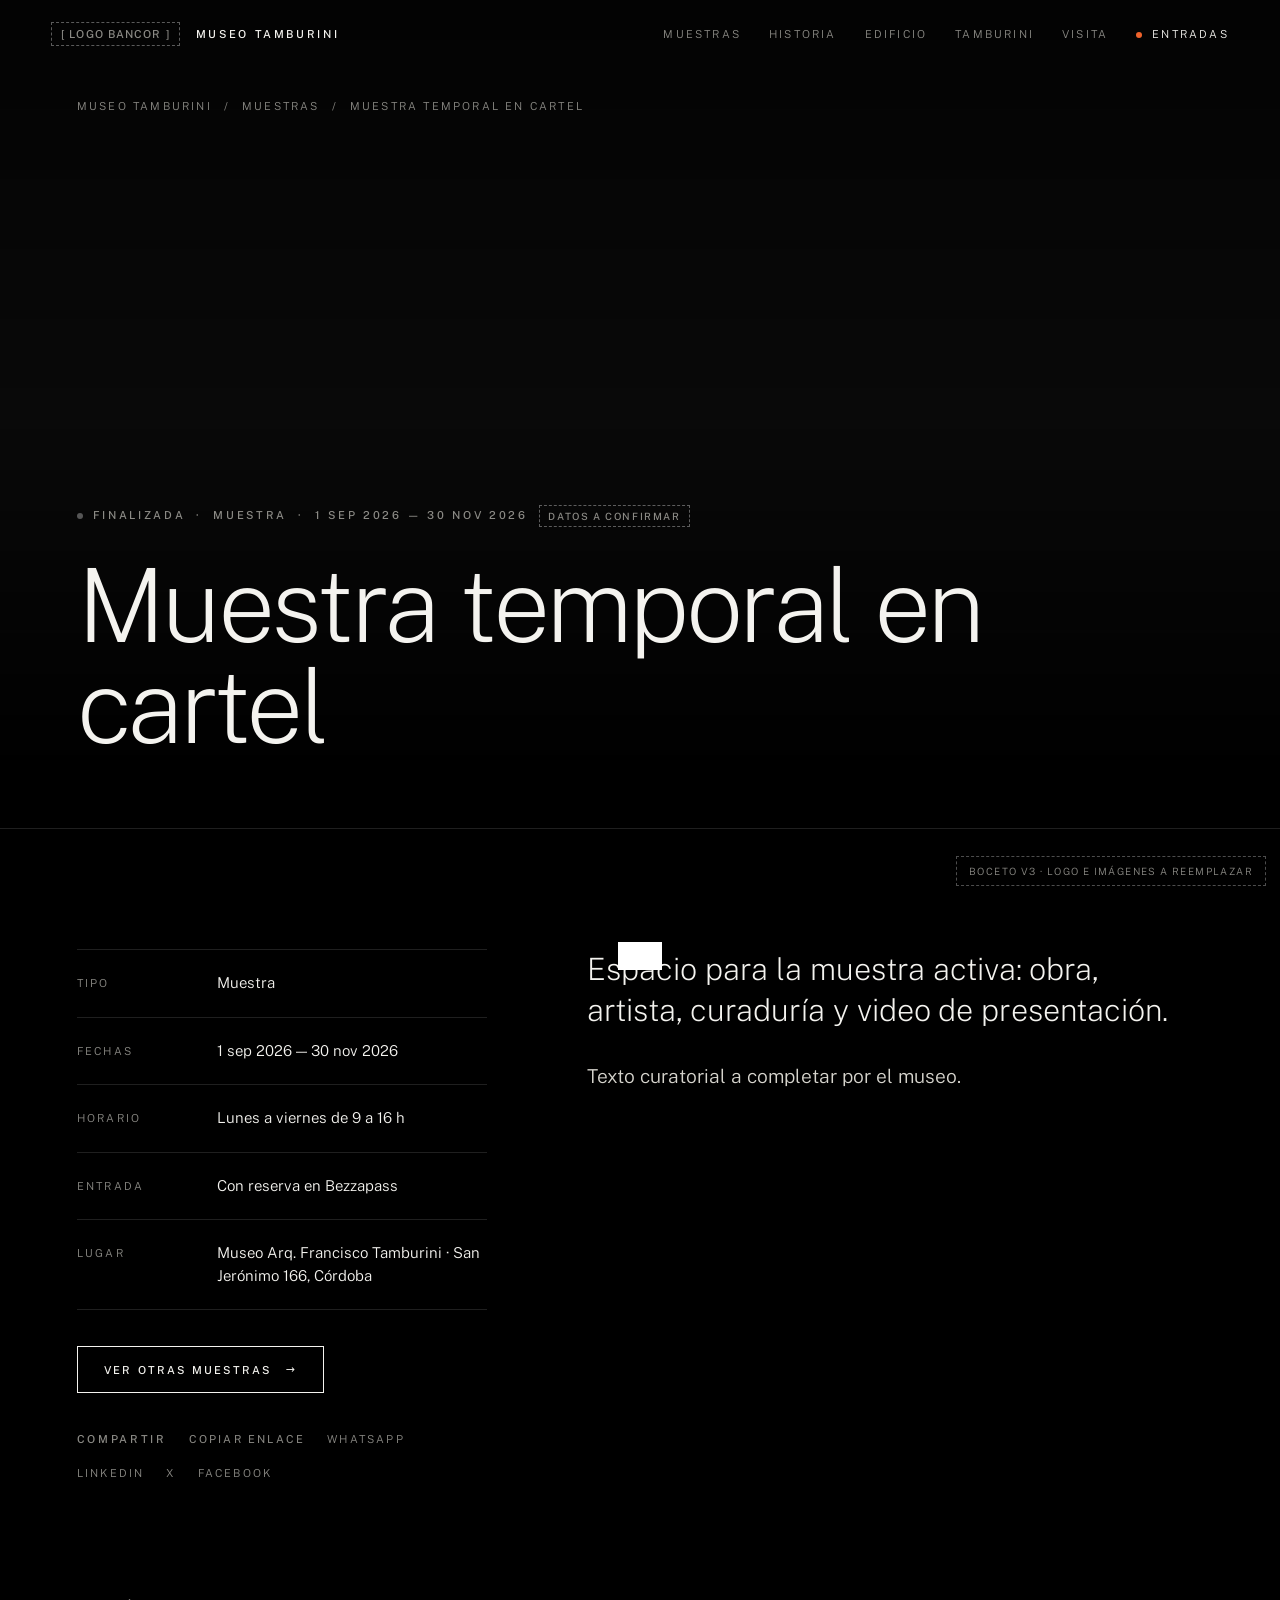
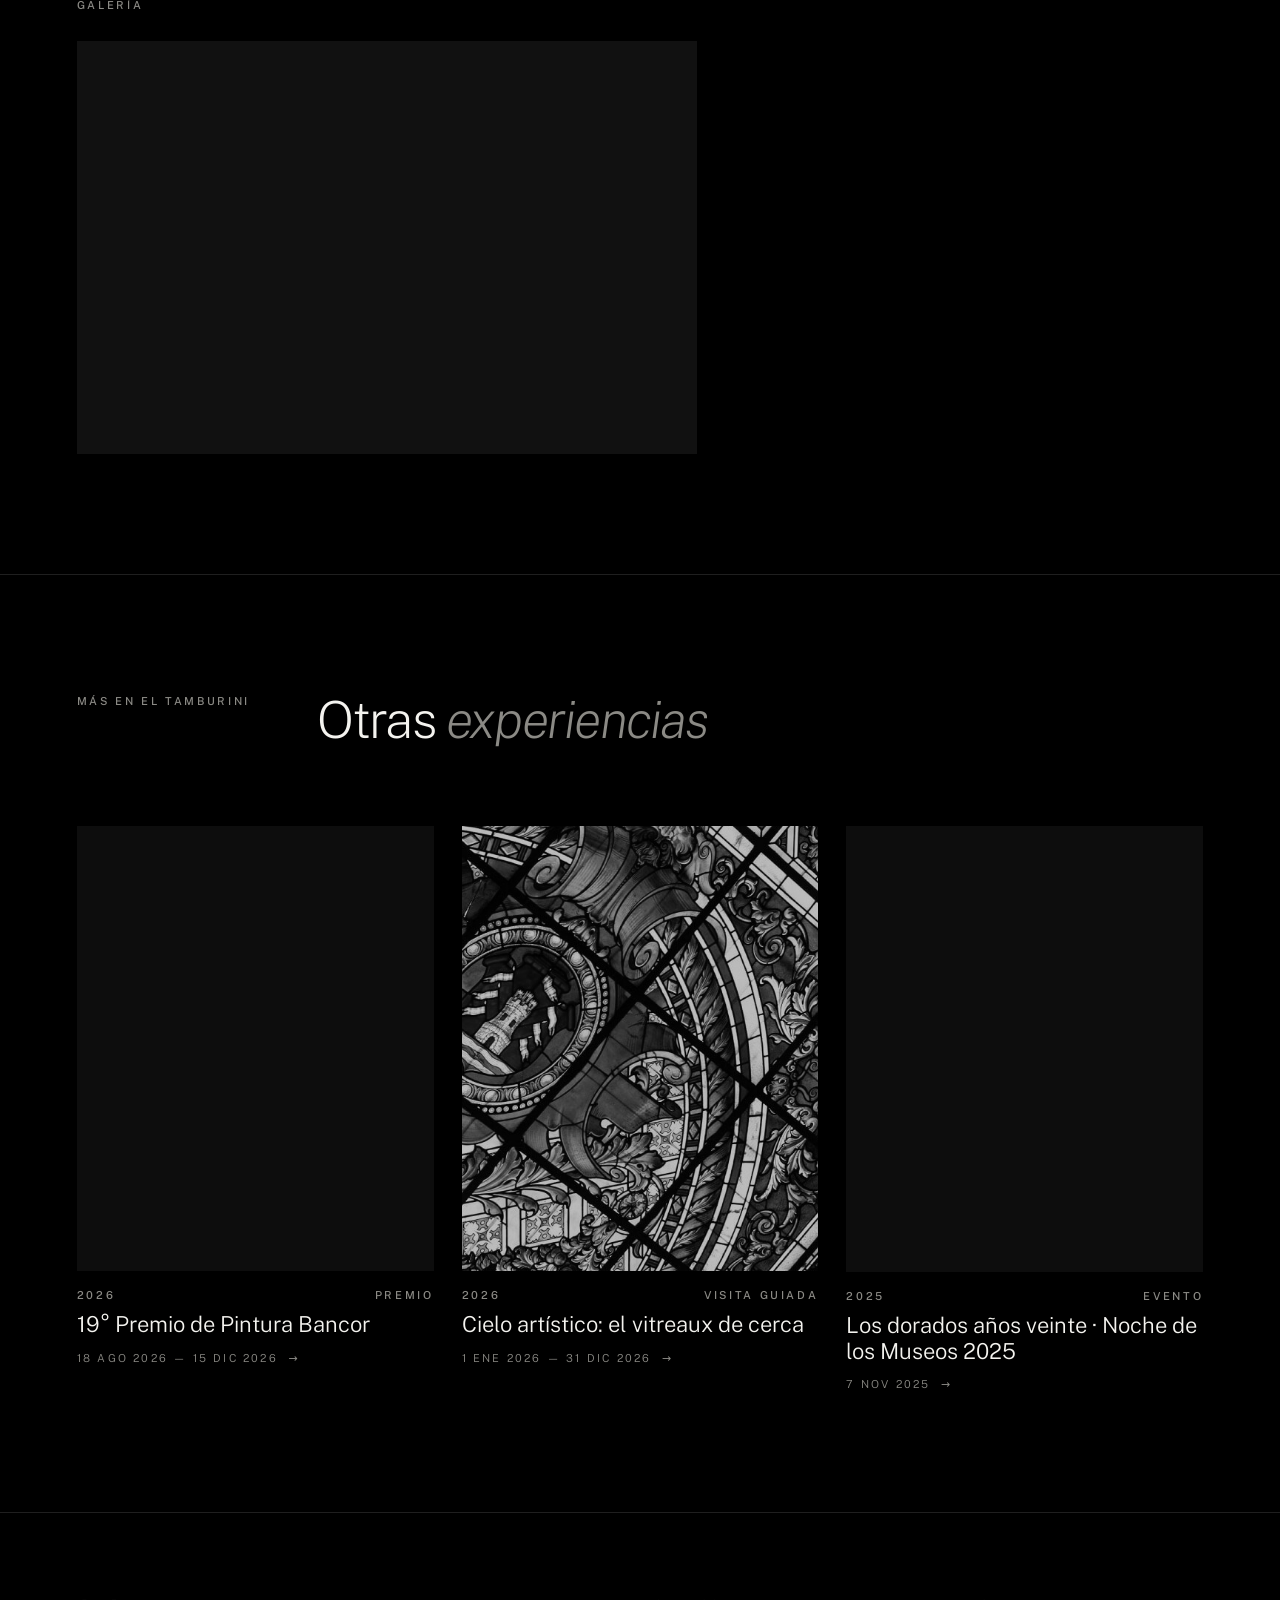
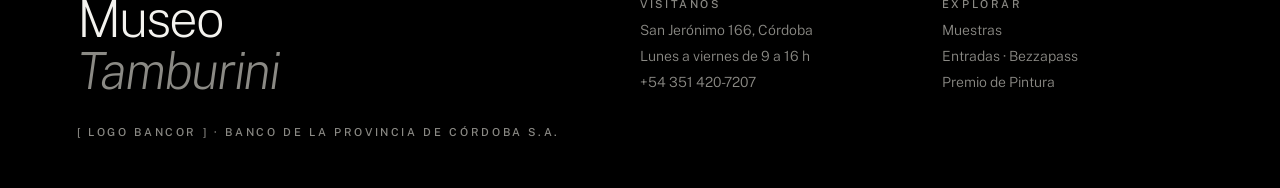
<file: muestras/muestra-temporal-2026/index.html>
<!DOCTYPE html><html lang="es-AR"><head><meta charset="utf-8"><meta name="viewport" content="width=device-width,initial-scale=1">
<title>Muestra temporal en cartel · Museo Tamburini | Bancor</title><meta name="description" content="Espacio para la muestra activa: obra, artista, curaduría y video de presentación. 1 sep 2026 — 30 nov 2026. Museo Arq. Francisco Tamburini, Córdoba."><link rel="canonical" href="https://www.bancor.com.ar/museo-tamburini/muestras/muestra-temporal-2026/">
<meta name="robots" content="index,follow,max-image-preview:large">
<meta property="og:type" content="website"><meta property="og:locale" content="es_AR"><meta property="og:site_name" content="Museo Arq. Francisco Tamburini">
<meta property="og:title" content="Muestra temporal en cartel · Museo Tamburini | Bancor"><meta property="og:description" content="Espacio para la muestra activa: obra, artista, curaduría y video de presentación. 1 sep 2026 — 30 nov 2026. Museo Arq. Francisco Tamburini, Córdoba."><meta property="og:url" content="https://www.bancor.com.ar/museo-tamburini/muestras/muestra-temporal-2026/"><meta property="og:image" content="https://images.unsplash.com/photo-1554907984-15263bfd63bd?auto=format&fit=crop&w=1800&q=70">
<meta name="twitter:card" content="summary_large_image"><meta name="twitter:title" content="Muestra temporal en cartel · Museo Tamburini | Bancor"><meta name="twitter:description" content="Espacio para la muestra activa: obra, artista, curaduría y video de presentación. 1 sep 2026 — 30 nov 2026. Museo Arq. Francisco Tamburini, Córdoba."><meta name="twitter:image" content="https://images.unsplash.com/photo-1554907984-15263bfd63bd?auto=format&fit=crop&w=1800&q=70">
<meta name="theme-color" content="#000000"><link rel="alternate" type="text/markdown" href="index.md"><link rel="preconnect" href="https://fonts.googleapis.com"><link rel="preconnect" href="https://fonts.gstatic.com" crossorigin><link href="https://fonts.googleapis.com/css2?family=Public+Sans:ital,wght@0,100;0,200;0,300;0,400;0,500;1,200;1,300&display=swap" rel="stylesheet"><link rel="stylesheet" href="../../assets/site.css"><script type="application/ld+json">{"@context": "https://schema.org", "@type": "ExhibitionEvent", "name": "Muestra temporal en cartel", "description": "Espacio para la muestra activa: obra, artista, curaduría y video de presentación.", "url": "https://www.bancor.com.ar/museo-tamburini/muestras/muestra-temporal-2026/", "startDate": "2026-09-01", "endDate": "2026-11-30", "eventStatus": "https://schema.org/EventScheduled", "eventAttendanceMode": "https://schema.org/OfflineEventAttendanceMode", "image": ["https://images.unsplash.com/photo-1554907984-15263bfd63bd?auto=format&fit=crop&w=1800&q=70", "https://images.unsplash.com/photo-1577083552431-6e5fd01988ec?auto=format&fit=crop&w=1400&q=70"], "location": {"@type": "Museum", "name": "Museo Arq. Francisco Tamburini", "url": "https://www.bancor.com.ar/museo-tamburini/", "telephone": "+54 351 420-7207", "address": {"@type": "PostalAddress", "streetAddress": "San Jerónimo 166", "addressLocality": "Córdoba", "postalCode": "X5000AGD", "addressRegion": "Córdoba", "addressCountry": "AR"}, "geo": {"@type": "GeoCoordinates", "latitude": -31.417767, "longitude": -64.18238}}, "organizer": {"@type": "Organization", "name": "Banco de la Provincia de Córdoba S.A.", "url": "https://www.bancor.com.ar/"}, "inLanguage": "es-AR", "keywords": "muestra, arte Córdoba", "offers": {"@type": "Offer", "url": "https://bezzapass.com.ar/", "availability": "https://schema.org/InStock"}}</script><script type="application/ld+json">{"@context": "https://schema.org", "@type": "BreadcrumbList", "itemListElement": [{"@type": "ListItem", "position": 1, "name": "Museo Tamburini", "item": "https://www.bancor.com.ar/museo-tamburini/"}, {"@type": "ListItem", "position": 2, "name": "Muestras", "item": "https://www.bancor.com.ar/museo-tamburini/muestras/"}, {"@type": "ListItem", "position": 3, "name": "Muestra temporal en cartel", "item": "https://www.bancor.com.ar/museo-tamburini/muestras/muestra-temporal-2026/"}]}</script></head><body><div id="prog"></div><header class="hdr"><a class="brand" href="../../"><span class="logo">[ LOGO BANCOR ]</span><span>Museo Tamburini</span></a>
<nav><a href="../">Muestras</a><a href="../../#historia">Historia</a><a href="../../#edificio">Edificio</a><a href="../../#tamburini">Tamburini</a><a href="../../#visita">Visita</a>
<a class="cta ln" href="https://bezzapass.com.ar/" target="_blank" rel="noopener"><span class="dot"></span>Entradas</a></nav></header><main data-slug="muestra-temporal-2026">
<section class="d-hero"><div class="bg" style="background-image:url('https://images.unsplash.com/photo-1554907984-15263bfd63bd?auto=format&fit=crop&w=1800&q=70')"></div><div class="sh"></div>
<div class="top"><nav class="crumb" aria-label="Breadcrumb"><a href="../../">Museo Tamburini</a><span>/</span><a href="../">Muestras</a><span>/</span><span>Muestra temporal en cartel</span></nav></div>
<div class="ct"><div class="lbl"><span class="st-badge">En cartel</span> &nbsp;·&nbsp; Muestra &nbsp;·&nbsp; 1 sep 2026 — 30 nov 2026<span class="ph">Datos a confirmar</span></div><h1><span class="w" style="animation-delay:0.25s">Muestra</span> <span class="w" style="animation-delay:0.33s">temporal</span> <span class="w" style="animation-delay:0.41s">en</span> <span class="w" style="animation-delay:0.49s">cartel</span></h1></div></section>
<section class="d-body"><aside class="sticky"><div class="dl"><div><span class="k">Tipo</span><span>Muestra</span></div><div><span class="k">Fechas</span><span>1 sep 2026 — 30 nov 2026</span></div><div><span class="k">Horario</span><span>Lunes a viernes de 9 a 16 h</span></div><div><span class="k">Entrada</span><span>Con reserva en Bezzapass</span></div><div><span class="k">Lugar</span><span>Museo Arq. Francisco Tamburini · San Jerónimo 166, Córdoba</span></div></div>
<div style="display:flex;gap:12px;flex-wrap:wrap;margin-top:36px"><a data-if-active class="btn acc" href="https://bezzapass.com.ar/" target="_blank" rel="noopener">Reservar en Bezzapass ↗</a><a data-if-ended class="btn" href="../">Ver otras muestras <span class="ar">→</span></a></div>
<div class="share"></div></aside>
<article class="d-txt"><p class="bajada">Espacio para la muestra activa: obra, artista, curaduría y video de presentación.</p><p>Texto curatorial a completar por el museo.</p></article></section>
<div class="lbl" style="padding:0 6vw 30px">Galería</div><div class="gal"><button data-src="https://images.unsplash.com/photo-1577083552431-6e5fd01988ec?auto=format&fit=crop&w=1400&q=70" style="background-image:url('https://images.unsplash.com/photo-1577083552431-6e5fd01988ec?auto=format&fit=crop&w=1400&q=70')" aria-label="Ampliar imagen"></button></div>
<section class="related"><div class="s-head"><span class="lbl">Más en el Tamburini</span><h2 style="font-size:clamp(34px,4vw,60px)">Otras <em>experiencias</em></h2></div>
<div class="agrid"><a class="ai" href="../19-premio-pintura-bancor-2026/"><div class="im" style="background-image:url('https://images.unsplash.com/photo-1513364776144-60967b0f800f?auto=format&fit=crop&w=1800&q=70')"></div><div class="meta lbl"><span>2026</span><span>Premio</span></div><h4>19° Premio de Pintura Bancor</h4><span class="go">18 ago 2026 — 15 dic 2026 &nbsp;→</span></a><a class="ai" href="../cielo-artistico-el-vitreaux-de-cerca/"><div class="im" style="background-image:url('../../assets/vitreaux.jpg')"></div><div class="meta lbl"><span>2026</span><span>Visita guiada</span></div><h4>Cielo artístico: el vitreaux de cerca</h4><span class="go">1 ene 2026 — 31 dic 2026 &nbsp;→</span></a><a class="ai" href="../noche-de-los-museos-2025-los-dorados-anos-veinte/"><div class="im" style="background-image:url('https://images.unsplash.com/photo-1514525253161-7a46d19cd819?auto=format&fit=crop&w=1800&q=70')"></div><div class="meta lbl"><span>2025</span><span>Evento</span></div><h4>Los dorados años veinte · Noche de los Museos 2025</h4><span class="go">7 nov 2025 &nbsp;→</span></a></div></section></main><div class="lbx" id="lbx"><span class="x">Cerrar</span><img alt=""></div><footer><div><div class="big">Museo<br><em style="color:var(--mute);font-style:italic">Tamburini</em></div><p class="lbl" style="margin-top:30px">[ LOGO BANCOR ] · Banco de la Provincia de Córdoba S.A.</p></div>
<div><span class="lbl">Visitanos</span><a href="https://maps.google.com/?q=-31.417767,-64.18238" target="_blank" rel="noopener">San Jerónimo 166, Córdoba</a><a>Lunes a viernes de 9 a 16 h</a><a href="tel:+54351420-7207">+54 351 420-7207</a></div>
<div><span class="lbl">Explorar</span><a href="../">Muestras</a><a href="https://bezzapass.com.ar/" target="_blank" rel="noopener">Entradas · Bezzapass</a><a href="https://www.bancor.com.ar/institucional/museo-tamburini/premio-pintura" target="_blank" rel="noopener">Premio de Pintura</a></div></footer>
<div class="toast" id="toast"></div><div class="note">Boceto v3 · logo e imágenes a reemplazar</div><script>window.SITE={"page": "detail", "root": "../../", "vit": "../../assets/vitreaux.jpg", "preview": false, "data": {"config": {"base_url": "https://www.bancor.com.ar/museo-tamburini", "museo": "Museo Arq. Francisco Tamburini", "direccion": "San Jerónimo 166", "ciudad": "Córdoba", "cp": "X5000AGD", "pais": "AR", "lat": -31.417767, "lng": -64.18238, "telefono": "+54 351 420-7207", "horario": "Lunes a viernes de 9 a 16 h", "bezzapass": "https://bezzapass.com.ar/"}, "muestras": [{"slug": "19-premio-pintura-bancor-2026", "tipo": "Premio", "titulo": "19° Premio de Pintura Bancor", "bajada": "Convocatoria abierta en las categorías Pintura y Muralismo.", "cuerpo": ["El Premio de Pintura Bancor llega a su edición número 19 con dos categorías: Pintura y Muralismo.", "En la página oficial del premio se pueden consultar las condiciones, descargar los reglamentos y acceder al sistema de inscripción."], "desde": "2026-08-18", "hasta": "2026-12-15", "horario": "", "entrada": "Inscripción online", "img": "https://images.unsplash.com/photo-1513364776144-60967b0f800f?auto=format&fit=crop&w=1800&q=70", "gal": ["https://images.unsplash.com/photo-1460661419201-fd4cecdf8a8b?auto=format&fit=crop&w=1400&q=70", "https://images.unsplash.com/photo-1541961017774-22349e4a1262?auto=format&fit=crop&w=1400&q=70"], "cta": {"label": "Bases e inscripción", "url": "https://www.bancor.com.ar/institucional/museo-tamburini/premio-pintura"}, "keywords": ["premio de pintura", "muralismo", "concurso de arte Córdoba", "Bancor"], "ph": true}, {"slug": "cielo-artistico-el-vitreaux-de-cerca", "tipo": "Visita guiada", "titulo": "Cielo artístico: el vitreaux de cerca", "bajada": "Un recorrido por el hall central de la casa matriz: el vitreaux, la yesería y los símbolos de 1889.", "cuerpo": ["La casa matriz del Banco de Córdoba fue inaugurada el 17 de mayo de 1889 con proyecto del arquitecto italiano Francisco Tamburini.", "Su interior, con decoración inspirada en el Palacio de Versalles, conserva un imponente vitreaux en el techo del hall central de las antiguas cajas de atención al público, acompañado de molduras y yesería de Arturo Nembrini Gonzaga.", "La visita propone mirar hacia arriba y descubrir los simbolismos de una obra pensada para transmitir el progreso económico de su época."], "desde": "2026-01-01", "hasta": "2026-12-31", "horario": "Lunes a viernes de 9 a 16 h", "entrada": "Con reserva en Bezzapass", "img": "__VITREAUX__", "gal": ["__VITREAUX__"], "keywords": ["vitreaux", "patrimonio Córdoba", "visita guiada", "Tamburini"], "ph": true}, {"slug": "muestra-temporal-2026", "tipo": "Muestra", "titulo": "Muestra temporal en cartel", "bajada": "Espacio para la muestra activa: obra, artista, curaduría y video de presentación.", "cuerpo": ["Texto curatorial a completar por el museo."], "desde": "2026-09-01", "hasta": "2026-11-30", "horario": "Lunes a viernes de 9 a 16 h", "entrada": "Con reserva en Bezzapass", "img": "https://images.unsplash.com/photo-1554907984-15263bfd63bd?auto=format&fit=crop&w=1800&q=70", "gal": ["https://images.unsplash.com/photo-1577083552431-6e5fd01988ec?auto=format&fit=crop&w=1400&q=70"], "video": "", "keywords": ["muestra", "arte Córdoba"], "ph": true}, {"slug": "noche-de-los-museos-2025-los-dorados-anos-veinte", "tipo": "Evento", "titulo": "Los dorados años veinte · Noche de los Museos 2025", "bajada": "Una noche que recreó el espíritu de los años veinte, cuando el Banco transitaba su cincuentenario.", "cuerpo": ["Bajo la consigna «El futuro de los museos en constante cambio», el Museo Tamburini invitó a las familias cordobesas a una noche que combinó ficción literaria, música y danza para explorar las transformaciones sociales y culturales de aquella década.", "A 100 años de la publicación de «El Gran Gatsby», el público vivió una adaptación libre de la novela de F. Scott Fitzgerald con artistas cordobeses dirigidos por Carolina Gallardo.", "La programación sumó a la Small Jazz Band con la Escuela Córdoba Swing, el Coro Bancor, una muestra de autos antiguos y un recorrido por la historia del Banco en los años veinte, con avistaje del cielo artístico con telescopios."], "programa": [["20:00 – 01:00", "Exposición del Museo Itinerante de la Asociación Cordobesa de Coleccionistas de Autos Antiguos"], ["20:15 y 22:30", "Coro Bancor, a cargo de María Emilia Puebla"], ["20:30 y 22:45", "Puesta escénica de «El Gran Gatsby», dirección de Carolina Gallardo"], ["21:00 y 23:15", "Small Jazz Band con la Escuela Córdoba Swing"], ["21:30 y 23:45", "Visita «Historia del Banco de Córdoba, década del veinte» y avistaje del cielo artístico con telescopios"]], "desde": "2025-11-07", "hasta": "2025-11-07", "horario": "20:00 a 01:00 h", "entrada": "Libre y gratuita", "gratis": true, "img": "https://images.unsplash.com/photo-1514525253161-7a46d19cd819?auto=format&fit=crop&w=1800&q=70", "gal": ["https://images.unsplash.com/photo-1415201364774-f6f0bb35f28f?auto=format&fit=crop&w=1400&q=70", "https://images.unsplash.com/photo-1493225457124-a3eb161ffa5f?auto=format&fit=crop&w=1400&q=70"], "keywords": ["Noche de los Museos Córdoba", "El Gran Gatsby", "años veinte", "jazz"]}, {"slug": "18-premio-pintura-bancor-2025", "tipo": "Premio", "titulo": "18° Premio de Pintura Bancor", "bajada": "Obras ganadoras y seleccionadas de la edición 18.", "cuerpo": ["Contenido a completar con las obras ganadoras, jurado e imágenes oficiales de la edición."], "desde": "2025-08-01", "hasta": "2025-12-15", "horario": "", "entrada": "", "img": "https://images.unsplash.com/photo-1579783902614-a3fb3927b6a5?auto=format&fit=crop&w=1800&q=70", "gal": [], "keywords": ["premio de pintura", "Bancor"], "ph": true}, {"slug": "muestra-historica-2024", "tipo": "Muestra", "titulo": "Muestra histórica 2024", "bajada": "Registro de ejemplo para el archivo.", "cuerpo": ["Contenido de ejemplo."], "desde": "2024-05-01", "hasta": "2024-07-30", "horario": "", "entrada": "", "img": "https://images.unsplash.com/photo-1536924940846-227afb31e2a5?auto=format&fit=crop&w=1800&q=70", "gal": [], "keywords": [], "ph": true}]}}</script><script src="../../assets/site.js"></script></body></html>
</file>
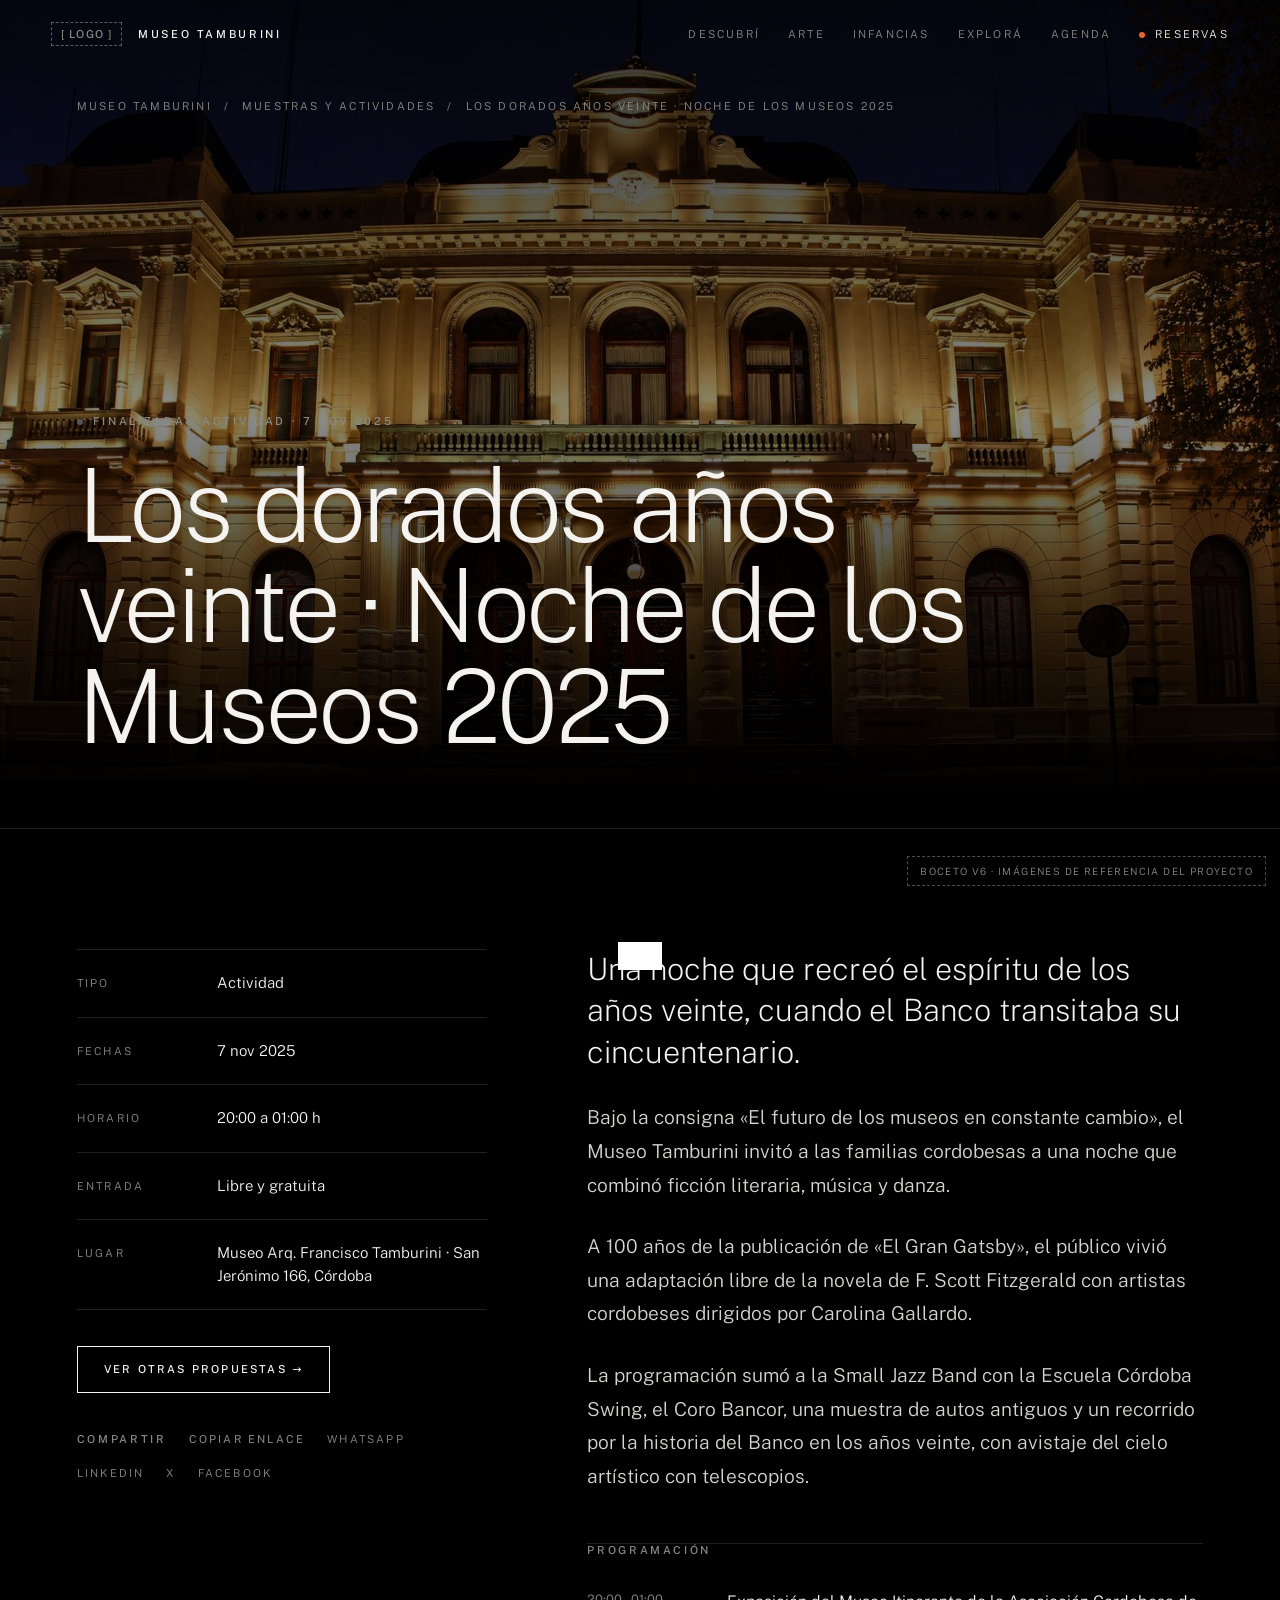
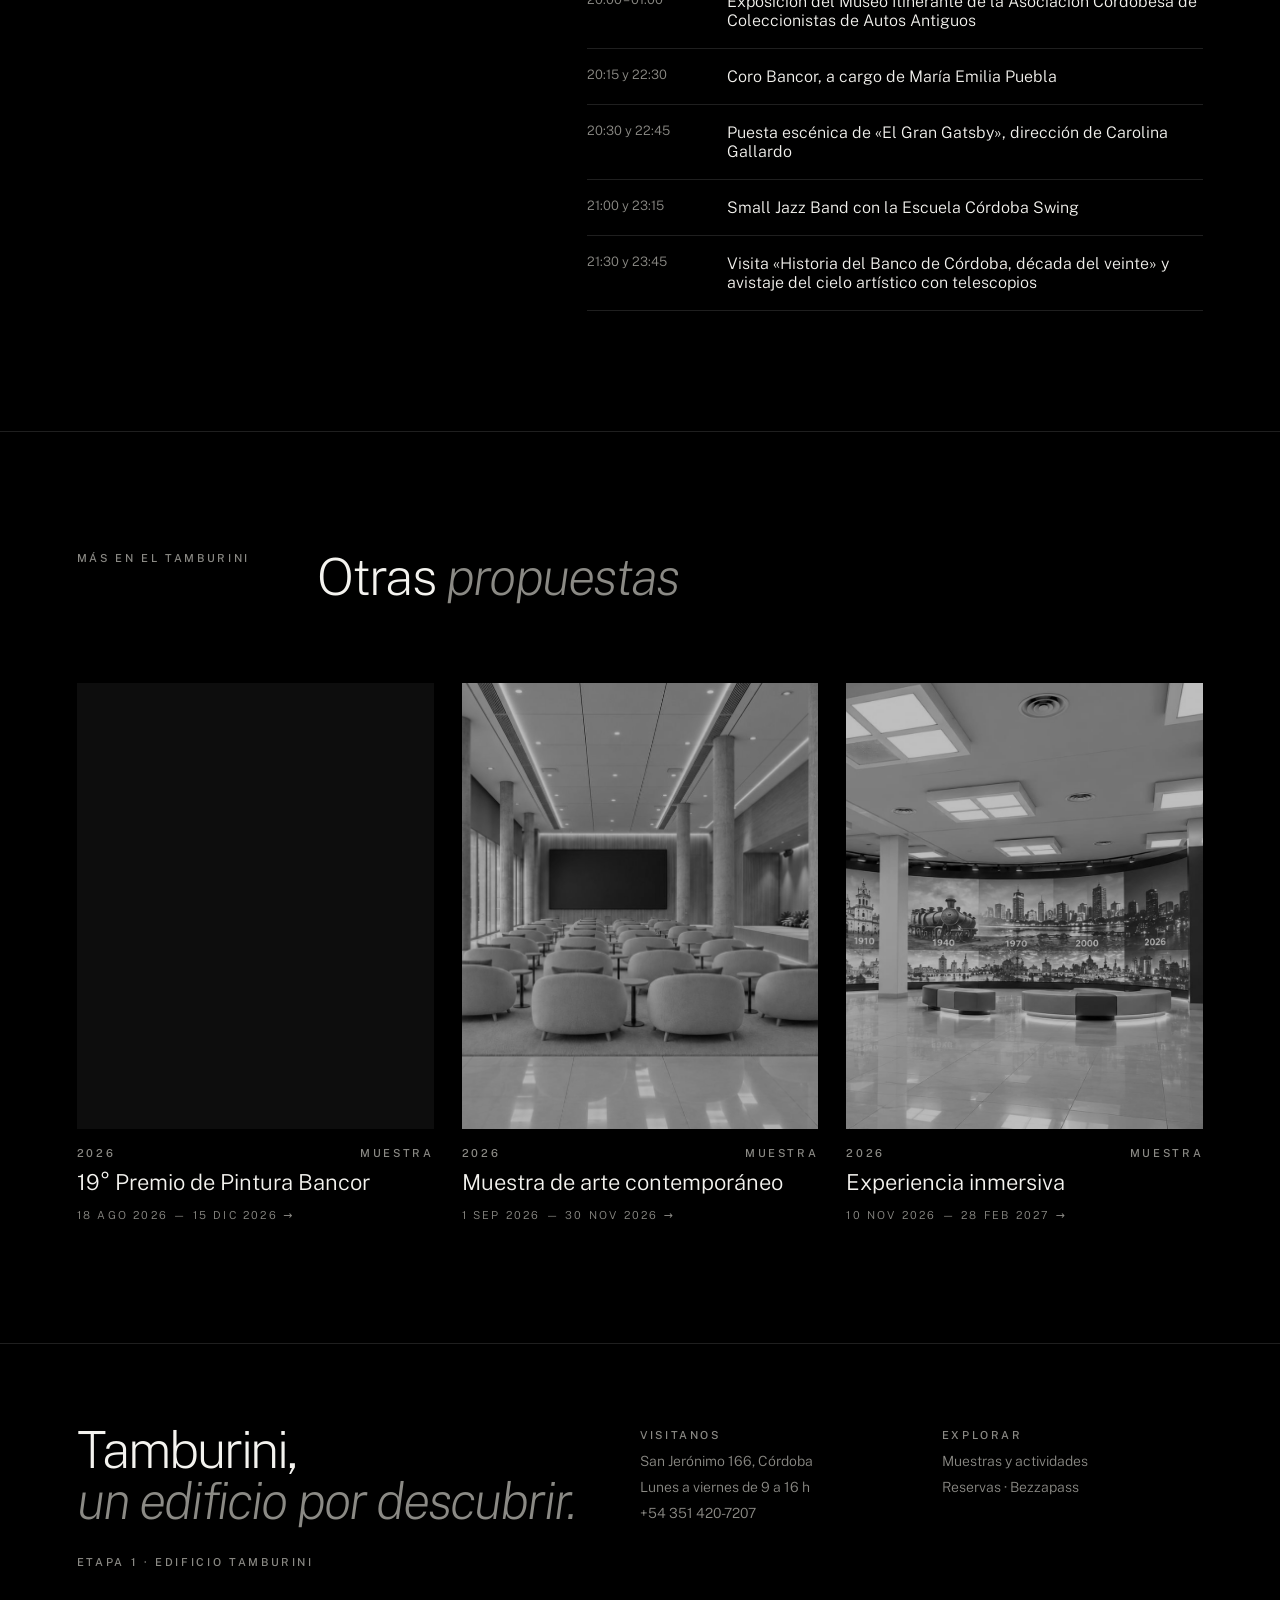
<file: muestras/noche-de-los-museos-2025-los-dorados-anos-veinte/index.html>
<!DOCTYPE html><html lang="es-AR"><head><meta charset="utf-8"><meta name="viewport" content="width=device-width,initial-scale=1">
<title>Los dorados años veinte · Noche de los Museos 2025 · Museo Tamburini</title><meta name="description" content="Una noche que recreó el espíritu de los años veinte, cuando el Banco transitaba su cincuentenario. 7 nov 2025. Museo Arq. Francisco Tamburini, Córdoba."><link rel="canonical" href="https://www.bancor.com.ar/museo-tamburini/muestras/noche-de-los-museos-2025-los-dorados-anos-veinte/"><meta name="robots" content="index,follow,max-image-preview:large">
<meta property="og:type" content="website"><meta property="og:locale" content="es_AR"><meta property="og:site_name" content="Museo Arq. Francisco Tamburini"><meta property="og:title" content="Los dorados años veinte · Noche de los Museos 2025 · Museo Tamburini"><meta property="og:description" content="Una noche que recreó el espíritu de los años veinte, cuando el Banco transitaba su cincuentenario. 7 nov 2025. Museo Arq. Francisco Tamburini, Córdoba."><meta property="og:url" content="https://www.bancor.com.ar/museo-tamburini/muestras/noche-de-los-museos-2025-los-dorados-anos-veinte/"><meta property="og:image" content="https://www.bancor.com.ar/museo-tamburini/assets/img/tamburini/fachada-tamburini-noche.jpg">
<meta name="twitter:card" content="summary_large_image"><meta name="theme-color" content="#000000"><link rel="alternate" type="text/markdown" href="index.md"><link rel="preconnect" href="https://fonts.googleapis.com"><link rel="preconnect" href="https://fonts.gstatic.com" crossorigin><link href="https://fonts.googleapis.com/css2?family=Public+Sans:ital,wght@0,100;0,200;0,300;0,400;0,500;1,200;1,300&display=swap" rel="stylesheet"><link rel="stylesheet" href="../../assets/site.css"><script type="application/ld+json">{"@context": "https://schema.org", "@type": "Event", "name": "Los dorados años veinte · Noche de los Museos 2025", "description": "Una noche que recreó el espíritu de los años veinte, cuando el Banco transitaba su cincuentenario.", "url": "https://www.bancor.com.ar/museo-tamburini/muestras/noche-de-los-museos-2025-los-dorados-anos-veinte/", "startDate": "2025-11-07", "endDate": "2025-11-07", "eventStatus": "https://schema.org/EventScheduled", "eventAttendanceMode": "https://schema.org/OfflineEventAttendanceMode", "image": ["https://www.bancor.com.ar/museo-tamburini/assets/img/tamburini/fachada-tamburini-noche.jpg"], "location": {"@type": "Museum", "name": "Museo Arq. Francisco Tamburini", "url": "https://www.bancor.com.ar/museo-tamburini/", "telephone": "+54 351 420-7207", "address": {"@type": "PostalAddress", "streetAddress": "San Jerónimo 166", "addressLocality": "Córdoba", "postalCode": "X5000AGD", "addressRegion": "Córdoba", "addressCountry": "AR"}, "geo": {"@type": "GeoCoordinates", "latitude": -31.417767, "longitude": -64.18238}}, "organizer": {"@type": "Organization", "name": "Banco de la Provincia de Córdoba S.A.", "url": "https://www.bancor.com.ar/"}, "inLanguage": "es-AR", "keywords": "Noche de los Museos Córdoba, El Gran Gatsby", "isAccessibleForFree": true}</script><script type="application/ld+json">{"@context": "https://schema.org", "@type": "BreadcrumbList", "itemListElement": [{"@type": "ListItem", "position": 1, "name": "Museo Tamburini", "item": "https://www.bancor.com.ar/museo-tamburini/"}, {"@type": "ListItem", "position": 2, "name": "Muestras", "item": "https://www.bancor.com.ar/museo-tamburini/muestras/"}, {"@type": "ListItem", "position": 3, "name": "Los dorados años veinte · Noche de los Museos 2025", "item": "https://www.bancor.com.ar/museo-tamburini/muestras/noche-de-los-museos-2025-los-dorados-anos-veinte/"}]}</script></head><body><div id="prog"></div><header class="hdr"><a class="brand" href="../../"><span class="logo">[ LOGO ]</span><span>Museo Tamburini</span></a>
<nav><a href="../../#descubri">Descubrí</a><a href="../../#arte">Arte</a><a href="../../#infancias">Infancias</a><a href="../../#explora">Explorá</a><a href="../../#museo-hoy">Agenda</a>
<a class="cta ln" href="https://bezzapass.com.ar/" target="_blank" rel="noopener"><span class="dot"></span>Reservas</a></nav></header><main data-slug="noche-de-los-museos-2025-los-dorados-anos-veinte"><section class="d-hero"><div class="bg" style="background-image:url('../../assets/img/tamburini/fachada-tamburini-noche.jpg')"></div><div class="sh"></div>
<div class="top"><nav class="crumb"><a href="../../">Museo Tamburini</a><span>/</span><a href="../">Muestras y actividades</a><span>/</span><span>Los dorados años veinte · Noche de los Museos 2025</span></nav></div>
<div class="ct"><div class="lbl"><span class="st-badge">Finalizada</span> · Actividad · 7 nov 2025</div><h1><span class="w" style="animation-delay:0.25s">Los</span> <span class="w" style="animation-delay:0.33s">dorados</span> <span class="w" style="animation-delay:0.41s">años</span> <span class="w" style="animation-delay:0.49s">veinte</span> <span class="w" style="animation-delay:0.57s">·</span> <span class="w" style="animation-delay:0.65s">Noche</span> <span class="w" style="animation-delay:0.73s">de</span> <span class="w" style="animation-delay:0.81s">los</span> <span class="w" style="animation-delay:0.89s">Museos</span> <span class="w" style="animation-delay:0.97s">2025</span></h1></div></section>
<section class="d-body"><aside class="sticky"><div class="dl"><div><span class="k">Tipo</span><span>Actividad</span></div><div><span class="k">Fechas</span><span>7 nov 2025</span></div><div><span class="k">Horario</span><span>20:00 a 01:00 h</span></div><div><span class="k">Entrada</span><span>Libre y gratuita</span></div><div><span class="k">Lugar</span><span>Museo Arq. Francisco Tamburini · San Jerónimo 166, Córdoba</span></div></div>
<div style="display:flex;gap:12px;flex-wrap:wrap;margin-top:36px"><a data-if-active class="btn acc" href="https://bezzapass.com.ar/" target="_blank" rel="noopener">Reservar en Bezzapass ↗</a><a data-if-ended class="btn" href="../">Ver otras propuestas →</a></div><div class="share"></div></aside>
<article class="d-txt"><p class="bajada">Una noche que recreó el espíritu de los años veinte, cuando el Banco transitaba su cincuentenario.</p><p>Bajo la consigna «El futuro de los museos en constante cambio», el Museo Tamburini invitó a las familias cordobesas a una noche que combinó ficción literaria, música y danza.</p><p>A 100 años de la publicación de «El Gran Gatsby», el público vivió una adaptación libre de la novela de F. Scott Fitzgerald con artistas cordobeses dirigidos por Carolina Gallardo.</p><p>La programación sumó a la Small Jazz Band con la Escuela Córdoba Swing, el Coro Bancor, una muestra de autos antiguos y un recorrido por la historia del Banco en los años veinte, con avistaje del cielo artístico con telescopios.</p><div class="prog"><span class="lbl" style="display:block;padding:0 0 18px">Programación</span><div><span>20:00 – 01:00</span>Exposición del Museo Itinerante de la Asociación Cordobesa de Coleccionistas de Autos Antiguos</div><div><span>20:15 y 22:30</span>Coro Bancor, a cargo de María Emilia Puebla</div><div><span>20:30 y 22:45</span>Puesta escénica de «El Gran Gatsby», dirección de Carolina Gallardo</div><div><span>21:00 y 23:15</span>Small Jazz Band con la Escuela Córdoba Swing</div><div><span>21:30 y 23:45</span>Visita «Historia del Banco de Córdoba, década del veinte» y avistaje del cielo artístico con telescopios</div></div></article></section>
<section class="related"><div class="s-head"><span class="lbl">Más en el Tamburini</span><h2 style="font-size:clamp(34px,4vw,60px)">Otras <em>propuestas</em></h2></div><div class="agrid"><a class="ai" href="../19-premio-pintura-bancor-2026/"><div class="im" style="background-image:url('https://images.unsplash.com/photo-1513364776144-60967b0f800f?auto=format&fit=crop&w=1800&q=70')"></div><div class="meta lbl"><span>2026</span><span>Muestra</span></div><h4>19° Premio de Pintura Bancor</h4><span class="go">18 ago 2026 — 15 dic 2026 →</span></a><a class="ai" href="../muestra-arte-contemporaneo-2026/"><div class="im" style="background-image:url('../../assets/img/innovacion/innovacion.jpg')"></div><div class="meta lbl"><span>2026</span><span>Muestra</span></div><h4>Muestra de arte contemporáneo</h4><span class="go">1 sep 2026 — 30 nov 2026 →</span></a><a class="ai" href="../experiencia-inmersiva-2026/"><div class="im" style="background-image:url('../../assets/img/innovacion/centro-interactivo-linea-de-tiempo.jpg')"></div><div class="meta lbl"><span>2026</span><span>Muestra</span></div><h4>Experiencia inmersiva</h4><span class="go">10 nov 2026 — 28 feb 2027 →</span></a></div></section></main><div class="lbx" id="lbx"><span class="x">Cerrar</span><img alt=""></div><footer><div><div class="big">Tamburini,<br><em style="color:var(--mute)">un edificio por descubrir.</em></div><p class="lbl" style="margin-top:30px">Etapa 1 · Edificio Tamburini</p></div>
<div><span class="lbl">Visitanos</span><a href="https://maps.google.com/?q=-31.417767,-64.18238" target="_blank" rel="noopener">San Jerónimo 166, Córdoba</a><a>Lunes a viernes de 9 a 16 h</a><a href="tel:+54351420-7207">+54 351 420-7207</a></div>
<div><span class="lbl">Explorar</span><a href="../">Muestras y actividades</a><a href="https://bezzapass.com.ar/" target="_blank" rel="noopener">Reservas · Bezzapass</a></div></footer>
<div class="toast" id="toast"></div><div class="note">Boceto v6 · imágenes de referencia del proyecto</div><script>window.SITE={"page": "detail", "root": "../../", "vit": "../../assets/vitreaux.jpg", "preview": false, "imgs": {}, "data": {"config": {"base_url": "https://www.bancor.com.ar/museo-tamburini", "museo": "Museo Arq. Francisco Tamburini", "direccion": "San Jerónimo 166", "ciudad": "Córdoba", "cp": "X5000AGD", "pais": "AR", "lat": -31.417767, "lng": -64.18238, "telefono": "+54 351 420-7207", "horario": "Lunes a viernes de 9 a 16 h", "bezzapass": "https://bezzapass.com.ar/"}, "muestras": [{"slug": "19-premio-pintura-bancor-2026", "tipo": "Muestra", "eje": "arte", "titulo": "19° Premio de Pintura Bancor", "bajada": "Convocatoria abierta en las categorías Pintura y Muralismo.", "cuerpo": ["El Premio de Pintura Bancor llega a su edición número 19 con dos categorías: Pintura y Muralismo.", "En la página oficial del premio se pueden consultar las condiciones, descargar los reglamentos y acceder al sistema de inscripción."], "desde": "2026-08-18", "hasta": "2026-12-15", "horario": "", "entrada": "Inscripción online", "img": "https://images.unsplash.com/photo-1513364776144-60967b0f800f?auto=format&fit=crop&w=1800&q=70", "gal": [], "cta": {"label": "Bases e inscripción", "url": "https://www.bancor.com.ar/institucional/museo-tamburini/premio-pintura"}, "keywords": ["premio de pintura", "muralismo", "Bancor"], "ph": true}, {"slug": "muestra-arte-contemporaneo-2026", "tipo": "Muestra", "eje": "arte", "titulo": "Muestra de arte contemporáneo", "bajada": "Espacio para la exposición en cartel: obra, artista, curaduría y video de presentación.", "cuerpo": ["Texto curatorial a completar por el museo."], "desde": "2026-09-01", "hasta": "2026-11-30", "horario": "Lunes a viernes de 9 a 16 h", "entrada": "Con reserva en Bezzapass", "img": "assets/img/innovacion/innovacion.jpg", "gal": [], "video": "", "keywords": ["arte contemporáneo Córdoba"], "ph": true}, {"slug": "experiencia-inmersiva-2026", "tipo": "Muestra", "eje": "arte", "titulo": "Experiencia inmersiva", "bajada": "Instalación audiovisual a confirmar.", "cuerpo": ["Contenido a completar."], "desde": "2026-11-10", "hasta": "2027-02-28", "horario": "Lunes a viernes de 9 a 16 h", "entrada": "Con reserva en Bezzapass", "img": "assets/img/innovacion/centro-interactivo-linea-de-tiempo.jpg", "gal": [], "keywords": ["experiencia inmersiva"], "ph": true}, {"slug": "cielo-artistico-el-vitreaux-de-cerca", "tipo": "Visita guiada", "eje": "patrimonio", "titulo": "Cielo artístico: el vitreaux de cerca", "bajada": "Un recorrido por el Hall de Caja: el vitreaux, la yesería y los símbolos de 1889.", "cuerpo": ["La casa matriz del Banco de Córdoba fue inaugurada el 17 de mayo de 1889 con proyecto del arquitecto italiano Francisco Tamburini.", "Su interior, con decoración inspirada en el Palacio de Versalles, conserva un imponente vitreaux en el techo del hall central de las antiguas cajas de atención al público, acompañado de molduras y yesería de Arturo Nembrini Gonzaga."], "desde": "2026-01-01", "hasta": "2026-12-31", "horario": "Lunes a viernes de 9 a 16 h", "entrada": "Con reserva en Bezzapass", "img": "__VITREAUX__", "gal": ["__VITREAUX__", "assets/img/tamburini/fachada-tamburini-noche.jpg"], "keywords": ["vitreaux", "patrimonio Córdoba", "visita guiada"], "ph": true}, {"slug": "taller-infancias-vitreaux", "tipo": "Actividad", "eje": "infancias", "titulo": "Taller: pequeños vitralistas", "bajada": "Arte, juego y exploración para chicos y chicas a partir del vitreaux del museo.", "cuerpo": ["Actividad de ejemplo para la línea Infancias. Contenido a completar."], "desde": "2026-10-20", "hasta": "2026-12-12", "horario": "A confirmar", "entrada": "Con reserva en Bezzapass", "img": "assets/img/infancias/espacio-infancias.jpg", "gal": [], "keywords": ["infancias", "taller para chicos Córdoba"], "ph": true}, {"slug": "noche-de-los-museos-2025-los-dorados-anos-veinte", "tipo": "Actividad", "eje": "arte", "titulo": "Los dorados años veinte · Noche de los Museos 2025", "bajada": "Una noche que recreó el espíritu de los años veinte, cuando el Banco transitaba su cincuentenario.", "cuerpo": ["Bajo la consigna «El futuro de los museos en constante cambio», el Museo Tamburini invitó a las familias cordobesas a una noche que combinó ficción literaria, música y danza.", "A 100 años de la publicación de «El Gran Gatsby», el público vivió una adaptación libre de la novela de F. Scott Fitzgerald con artistas cordobeses dirigidos por Carolina Gallardo.", "La programación sumó a la Small Jazz Band con la Escuela Córdoba Swing, el Coro Bancor, una muestra de autos antiguos y un recorrido por la historia del Banco en los años veinte, con avistaje del cielo artístico con telescopios."], "programa": [["20:00 – 01:00", "Exposición del Museo Itinerante de la Asociación Cordobesa de Coleccionistas de Autos Antiguos"], ["20:15 y 22:30", "Coro Bancor, a cargo de María Emilia Puebla"], ["20:30 y 22:45", "Puesta escénica de «El Gran Gatsby», dirección de Carolina Gallardo"], ["21:00 y 23:15", "Small Jazz Band con la Escuela Córdoba Swing"], ["21:30 y 23:45", "Visita «Historia del Banco de Córdoba, década del veinte» y avistaje del cielo artístico con telescopios"]], "desde": "2025-11-07", "hasta": "2025-11-07", "horario": "20:00 a 01:00 h", "entrada": "Libre y gratuita", "gratis": true, "img": "assets/img/tamburini/fachada-tamburini-noche.jpg", "gal": [], "keywords": ["Noche de los Museos Córdoba", "El Gran Gatsby"]}, {"slug": "18-premio-pintura-bancor-2025", "tipo": "Muestra", "eje": "arte", "titulo": "18° Premio de Pintura Bancor", "bajada": "Obras ganadoras y seleccionadas de la edición 18.", "cuerpo": ["Contenido a completar con las obras ganadoras e imágenes oficiales."], "desde": "2025-08-01", "hasta": "2025-12-15", "horario": "", "entrada": "", "img": "https://images.unsplash.com/photo-1579783902614-a3fb3927b6a5?auto=format&fit=crop&w=1800&q=70", "gal": [], "keywords": ["premio de pintura"], "ph": true}]}}</script><script src="../../assets/site.js"></script></body></html>
</file>
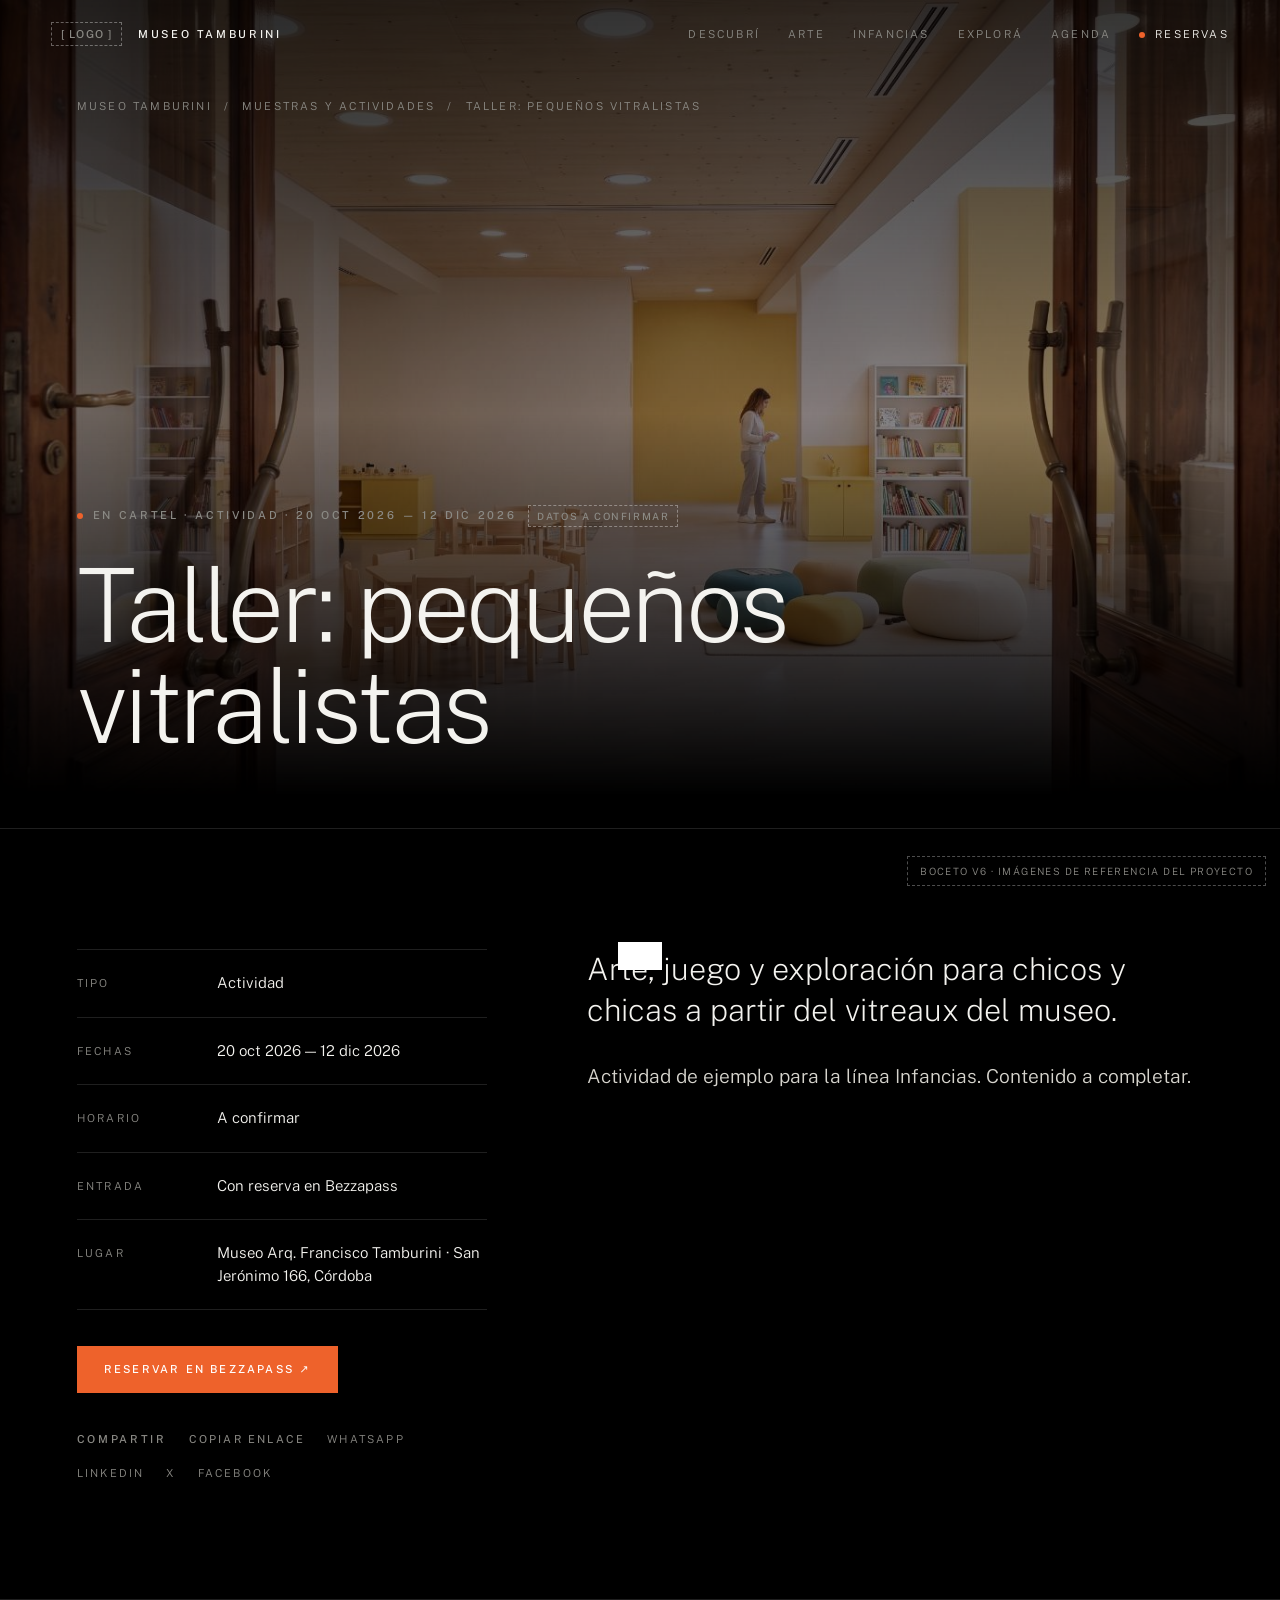
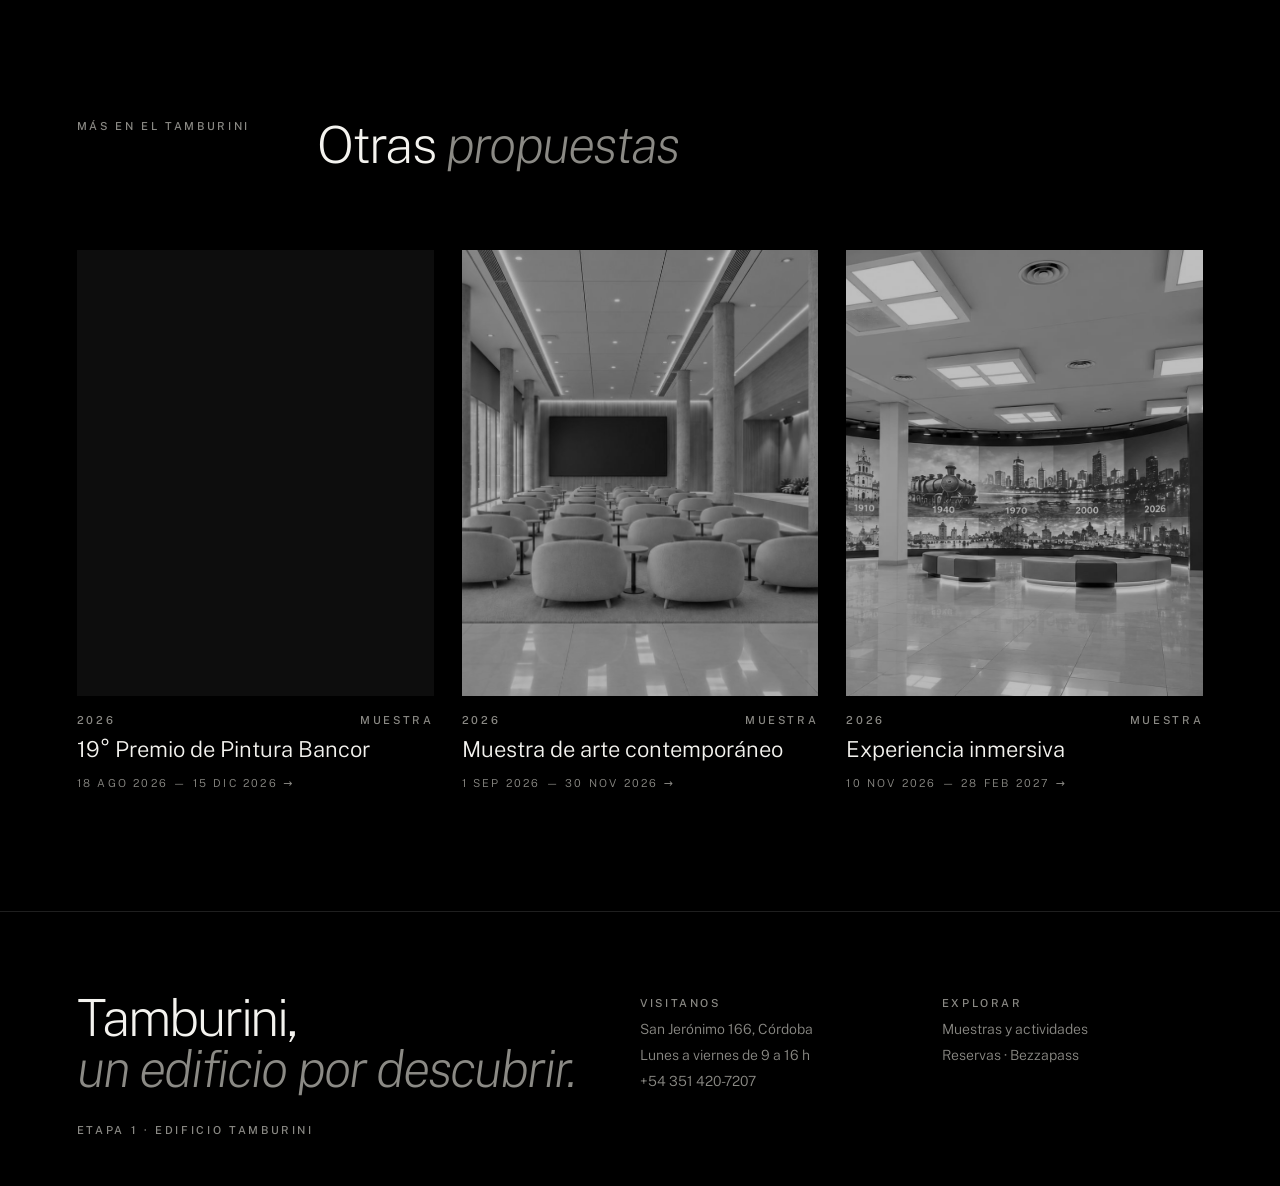
<file: muestras/taller-infancias-vitreaux/index.html>
<!DOCTYPE html><html lang="es-AR"><head><meta charset="utf-8"><meta name="viewport" content="width=device-width,initial-scale=1">
<title>Taller: pequeños vitralistas · Museo Tamburini</title><meta name="description" content="Arte, juego y exploración para chicos y chicas a partir del vitreaux del museo. 20 oct 2026 — 12 dic 2026. Museo Arq. Francisco Tamburini, Córdoba."><link rel="canonical" href="https://www.bancor.com.ar/museo-tamburini/muestras/taller-infancias-vitreaux/"><meta name="robots" content="index,follow,max-image-preview:large">
<meta property="og:type" content="website"><meta property="og:locale" content="es_AR"><meta property="og:site_name" content="Museo Arq. Francisco Tamburini"><meta property="og:title" content="Taller: pequeños vitralistas · Museo Tamburini"><meta property="og:description" content="Arte, juego y exploración para chicos y chicas a partir del vitreaux del museo. 20 oct 2026 — 12 dic 2026. Museo Arq. Francisco Tamburini, Córdoba."><meta property="og:url" content="https://www.bancor.com.ar/museo-tamburini/muestras/taller-infancias-vitreaux/"><meta property="og:image" content="https://www.bancor.com.ar/museo-tamburini/assets/img/infancias/espacio-infancias.jpg">
<meta name="twitter:card" content="summary_large_image"><meta name="theme-color" content="#000000"><link rel="alternate" type="text/markdown" href="index.md"><link rel="preconnect" href="https://fonts.googleapis.com"><link rel="preconnect" href="https://fonts.gstatic.com" crossorigin><link href="https://fonts.googleapis.com/css2?family=Public+Sans:ital,wght@0,100;0,200;0,300;0,400;0,500;1,200;1,300&display=swap" rel="stylesheet"><link rel="stylesheet" href="../../assets/site.css"><script type="application/ld+json">{"@context": "https://schema.org", "@type": "Event", "name": "Taller: pequeños vitralistas", "description": "Arte, juego y exploración para chicos y chicas a partir del vitreaux del museo.", "url": "https://www.bancor.com.ar/museo-tamburini/muestras/taller-infancias-vitreaux/", "startDate": "2026-10-20", "endDate": "2026-12-12", "eventStatus": "https://schema.org/EventScheduled", "eventAttendanceMode": "https://schema.org/OfflineEventAttendanceMode", "image": ["https://www.bancor.com.ar/museo-tamburini/assets/img/infancias/espacio-infancias.jpg"], "location": {"@type": "Museum", "name": "Museo Arq. Francisco Tamburini", "url": "https://www.bancor.com.ar/museo-tamburini/", "telephone": "+54 351 420-7207", "address": {"@type": "PostalAddress", "streetAddress": "San Jerónimo 166", "addressLocality": "Córdoba", "postalCode": "X5000AGD", "addressRegion": "Córdoba", "addressCountry": "AR"}, "geo": {"@type": "GeoCoordinates", "latitude": -31.417767, "longitude": -64.18238}}, "organizer": {"@type": "Organization", "name": "Banco de la Provincia de Córdoba S.A.", "url": "https://www.bancor.com.ar/"}, "inLanguage": "es-AR", "keywords": "infancias, taller para chicos Córdoba", "offers": {"@type": "Offer", "url": "https://bezzapass.com.ar/", "availability": "https://schema.org/InStock"}}</script><script type="application/ld+json">{"@context": "https://schema.org", "@type": "BreadcrumbList", "itemListElement": [{"@type": "ListItem", "position": 1, "name": "Museo Tamburini", "item": "https://www.bancor.com.ar/museo-tamburini/"}, {"@type": "ListItem", "position": 2, "name": "Muestras", "item": "https://www.bancor.com.ar/museo-tamburini/muestras/"}, {"@type": "ListItem", "position": 3, "name": "Taller: pequeños vitralistas", "item": "https://www.bancor.com.ar/museo-tamburini/muestras/taller-infancias-vitreaux/"}]}</script></head><body><div id="prog"></div><header class="hdr"><a class="brand" href="../../"><span class="logo">[ LOGO ]</span><span>Museo Tamburini</span></a>
<nav><a href="../../#descubri">Descubrí</a><a href="../../#arte">Arte</a><a href="../../#infancias">Infancias</a><a href="../../#explora">Explorá</a><a href="../../#museo-hoy">Agenda</a>
<a class="cta ln" href="https://bezzapass.com.ar/" target="_blank" rel="noopener"><span class="dot"></span>Reservas</a></nav></header><main data-slug="taller-infancias-vitreaux"><section class="d-hero"><div class="bg" style="background-image:url('../../assets/img/infancias/espacio-infancias.jpg')"></div><div class="sh"></div>
<div class="top"><nav class="crumb"><a href="../../">Museo Tamburini</a><span>/</span><a href="../">Muestras y actividades</a><span>/</span><span>Taller: pequeños vitralistas</span></nav></div>
<div class="ct"><div class="lbl"><span class="st-badge">Próximamente</span> · Actividad · 20 oct 2026 — 12 dic 2026<span class="ph">Datos a confirmar</span></div><h1><span class="w" style="animation-delay:0.25s">Taller:</span> <span class="w" style="animation-delay:0.33s">pequeños</span> <span class="w" style="animation-delay:0.41s">vitralistas</span></h1></div></section>
<section class="d-body"><aside class="sticky"><div class="dl"><div><span class="k">Tipo</span><span>Actividad</span></div><div><span class="k">Fechas</span><span>20 oct 2026 — 12 dic 2026</span></div><div><span class="k">Horario</span><span>A confirmar</span></div><div><span class="k">Entrada</span><span>Con reserva en Bezzapass</span></div><div><span class="k">Lugar</span><span>Museo Arq. Francisco Tamburini · San Jerónimo 166, Córdoba</span></div></div>
<div style="display:flex;gap:12px;flex-wrap:wrap;margin-top:36px"><a data-if-active class="btn acc" href="https://bezzapass.com.ar/" target="_blank" rel="noopener">Reservar en Bezzapass ↗</a><a data-if-ended class="btn" href="../">Ver otras propuestas →</a></div><div class="share"></div></aside>
<article class="d-txt"><p class="bajada">Arte, juego y exploración para chicos y chicas a partir del vitreaux del museo.</p><p>Actividad de ejemplo para la línea Infancias. Contenido a completar.</p></article></section>
<section class="related"><div class="s-head"><span class="lbl">Más en el Tamburini</span><h2 style="font-size:clamp(34px,4vw,60px)">Otras <em>propuestas</em></h2></div><div class="agrid"><a class="ai" href="../19-premio-pintura-bancor-2026/"><div class="im" style="background-image:url('https://images.unsplash.com/photo-1513364776144-60967b0f800f?auto=format&fit=crop&w=1800&q=70')"></div><div class="meta lbl"><span>2026</span><span>Muestra</span></div><h4>19° Premio de Pintura Bancor</h4><span class="go">18 ago 2026 — 15 dic 2026 →</span></a><a class="ai" href="../muestra-arte-contemporaneo-2026/"><div class="im" style="background-image:url('../../assets/img/innovacion/innovacion.jpg')"></div><div class="meta lbl"><span>2026</span><span>Muestra</span></div><h4>Muestra de arte contemporáneo</h4><span class="go">1 sep 2026 — 30 nov 2026 →</span></a><a class="ai" href="../experiencia-inmersiva-2026/"><div class="im" style="background-image:url('../../assets/img/innovacion/centro-interactivo-linea-de-tiempo.jpg')"></div><div class="meta lbl"><span>2026</span><span>Muestra</span></div><h4>Experiencia inmersiva</h4><span class="go">10 nov 2026 — 28 feb 2027 →</span></a></div></section></main><div class="lbx" id="lbx"><span class="x">Cerrar</span><img alt=""></div><footer><div><div class="big">Tamburini,<br><em style="color:var(--mute)">un edificio por descubrir.</em></div><p class="lbl" style="margin-top:30px">Etapa 1 · Edificio Tamburini</p></div>
<div><span class="lbl">Visitanos</span><a href="https://maps.google.com/?q=-31.417767,-64.18238" target="_blank" rel="noopener">San Jerónimo 166, Córdoba</a><a>Lunes a viernes de 9 a 16 h</a><a href="tel:+54351420-7207">+54 351 420-7207</a></div>
<div><span class="lbl">Explorar</span><a href="../">Muestras y actividades</a><a href="https://bezzapass.com.ar/" target="_blank" rel="noopener">Reservas · Bezzapass</a></div></footer>
<div class="toast" id="toast"></div><div class="note">Boceto v6 · imágenes de referencia del proyecto</div><script>window.SITE={"page": "detail", "root": "../../", "vit": "../../assets/vitreaux.jpg", "preview": false, "imgs": {}, "data": {"config": {"base_url": "https://www.bancor.com.ar/museo-tamburini", "museo": "Museo Arq. Francisco Tamburini", "direccion": "San Jerónimo 166", "ciudad": "Córdoba", "cp": "X5000AGD", "pais": "AR", "lat": -31.417767, "lng": -64.18238, "telefono": "+54 351 420-7207", "horario": "Lunes a viernes de 9 a 16 h", "bezzapass": "https://bezzapass.com.ar/"}, "muestras": [{"slug": "19-premio-pintura-bancor-2026", "tipo": "Muestra", "eje": "arte", "titulo": "19° Premio de Pintura Bancor", "bajada": "Convocatoria abierta en las categorías Pintura y Muralismo.", "cuerpo": ["El Premio de Pintura Bancor llega a su edición número 19 con dos categorías: Pintura y Muralismo.", "En la página oficial del premio se pueden consultar las condiciones, descargar los reglamentos y acceder al sistema de inscripción."], "desde": "2026-08-18", "hasta": "2026-12-15", "horario": "", "entrada": "Inscripción online", "img": "https://images.unsplash.com/photo-1513364776144-60967b0f800f?auto=format&fit=crop&w=1800&q=70", "gal": [], "cta": {"label": "Bases e inscripción", "url": "https://www.bancor.com.ar/institucional/museo-tamburini/premio-pintura"}, "keywords": ["premio de pintura", "muralismo", "Bancor"], "ph": true}, {"slug": "muestra-arte-contemporaneo-2026", "tipo": "Muestra", "eje": "arte", "titulo": "Muestra de arte contemporáneo", "bajada": "Espacio para la exposición en cartel: obra, artista, curaduría y video de presentación.", "cuerpo": ["Texto curatorial a completar por el museo."], "desde": "2026-09-01", "hasta": "2026-11-30", "horario": "Lunes a viernes de 9 a 16 h", "entrada": "Con reserva en Bezzapass", "img": "assets/img/innovacion/innovacion.jpg", "gal": [], "video": "", "keywords": ["arte contemporáneo Córdoba"], "ph": true}, {"slug": "experiencia-inmersiva-2026", "tipo": "Muestra", "eje": "arte", "titulo": "Experiencia inmersiva", "bajada": "Instalación audiovisual a confirmar.", "cuerpo": ["Contenido a completar."], "desde": "2026-11-10", "hasta": "2027-02-28", "horario": "Lunes a viernes de 9 a 16 h", "entrada": "Con reserva en Bezzapass", "img": "assets/img/innovacion/centro-interactivo-linea-de-tiempo.jpg", "gal": [], "keywords": ["experiencia inmersiva"], "ph": true}, {"slug": "cielo-artistico-el-vitreaux-de-cerca", "tipo": "Visita guiada", "eje": "patrimonio", "titulo": "Cielo artístico: el vitreaux de cerca", "bajada": "Un recorrido por el Hall de Caja: el vitreaux, la yesería y los símbolos de 1889.", "cuerpo": ["La casa matriz del Banco de Córdoba fue inaugurada el 17 de mayo de 1889 con proyecto del arquitecto italiano Francisco Tamburini.", "Su interior, con decoración inspirada en el Palacio de Versalles, conserva un imponente vitreaux en el techo del hall central de las antiguas cajas de atención al público, acompañado de molduras y yesería de Arturo Nembrini Gonzaga."], "desde": "2026-01-01", "hasta": "2026-12-31", "horario": "Lunes a viernes de 9 a 16 h", "entrada": "Con reserva en Bezzapass", "img": "__VITREAUX__", "gal": ["__VITREAUX__", "assets/img/tamburini/fachada-tamburini-noche.jpg"], "keywords": ["vitreaux", "patrimonio Córdoba", "visita guiada"], "ph": true}, {"slug": "taller-infancias-vitreaux", "tipo": "Actividad", "eje": "infancias", "titulo": "Taller: pequeños vitralistas", "bajada": "Arte, juego y exploración para chicos y chicas a partir del vitreaux del museo.", "cuerpo": ["Actividad de ejemplo para la línea Infancias. Contenido a completar."], "desde": "2026-10-20", "hasta": "2026-12-12", "horario": "A confirmar", "entrada": "Con reserva en Bezzapass", "img": "assets/img/infancias/espacio-infancias.jpg", "gal": [], "keywords": ["infancias", "taller para chicos Córdoba"], "ph": true}, {"slug": "noche-de-los-museos-2025-los-dorados-anos-veinte", "tipo": "Actividad", "eje": "arte", "titulo": "Los dorados años veinte · Noche de los Museos 2025", "bajada": "Una noche que recreó el espíritu de los años veinte, cuando el Banco transitaba su cincuentenario.", "cuerpo": ["Bajo la consigna «El futuro de los museos en constante cambio», el Museo Tamburini invitó a las familias cordobesas a una noche que combinó ficción literaria, música y danza.", "A 100 años de la publicación de «El Gran Gatsby», el público vivió una adaptación libre de la novela de F. Scott Fitzgerald con artistas cordobeses dirigidos por Carolina Gallardo.", "La programación sumó a la Small Jazz Band con la Escuela Córdoba Swing, el Coro Bancor, una muestra de autos antiguos y un recorrido por la historia del Banco en los años veinte, con avistaje del cielo artístico con telescopios."], "programa": [["20:00 – 01:00", "Exposición del Museo Itinerante de la Asociación Cordobesa de Coleccionistas de Autos Antiguos"], ["20:15 y 22:30", "Coro Bancor, a cargo de María Emilia Puebla"], ["20:30 y 22:45", "Puesta escénica de «El Gran Gatsby», dirección de Carolina Gallardo"], ["21:00 y 23:15", "Small Jazz Band con la Escuela Córdoba Swing"], ["21:30 y 23:45", "Visita «Historia del Banco de Córdoba, década del veinte» y avistaje del cielo artístico con telescopios"]], "desde": "2025-11-07", "hasta": "2025-11-07", "horario": "20:00 a 01:00 h", "entrada": "Libre y gratuita", "gratis": true, "img": "assets/img/tamburini/fachada-tamburini-noche.jpg", "gal": [], "keywords": ["Noche de los Museos Córdoba", "El Gran Gatsby"]}, {"slug": "18-premio-pintura-bancor-2025", "tipo": "Muestra", "eje": "arte", "titulo": "18° Premio de Pintura Bancor", "bajada": "Obras ganadoras y seleccionadas de la edición 18.", "cuerpo": ["Contenido a completar con las obras ganadoras e imágenes oficiales."], "desde": "2025-08-01", "hasta": "2025-12-15", "horario": "", "entrada": "", "img": "https://images.unsplash.com/photo-1579783902614-a3fb3927b6a5?auto=format&fit=crop&w=1800&q=70", "gal": [], "keywords": ["premio de pintura"], "ph": true}]}}</script><script src="../../assets/site.js"></script></body></html>
</file>
<file: assets/site.css>
:root{--bg:#000;--bg2:#0a0a0a;--fg:#f4f3ef;--mute:#8b8a85;--line:rgba(255,255,255,.12);--acc:#ee622b;--vit:url(vitreaux.jpg)}
*{box-sizing:border-box;margin:0;padding:0}
html{scroll-behavior:smooth}
body{font-family:'Public Sans',system-ui,sans-serif;font-weight:300;background:var(--bg);color:var(--fg);-webkit-font-smoothing:antialiased;overflow-x:hidden}
a{color:inherit;text-decoration:none}button{font-family:inherit;background:none;border:0;color:inherit;cursor:pointer}
::selection{background:var(--acc);color:#fff}
.lbl{font-size:11px;letter-spacing:.24em;text-transform:uppercase;color:var(--mute);font-weight:500}.lbl b{color:var(--fg);font-weight:500}
.dot{display:inline-block;width:6px;height:6px;border-radius:50%;background:var(--acc);margin-right:10px;vertical-align:middle}.dot.live{animation:blink 1.6s infinite}@keyframes blink{50%{opacity:.25}}
h1,h2,h3{font-weight:200;letter-spacing:-.035em;line-height:.98}
h2{font-size:clamp(40px,6vw,96px);max-width:14ch}h2 em,h1 em,h3 em{font-style:italic;color:var(--mute)}
p.lead{font-size:clamp(16px,1.25vw,19px);line-height:1.7;color:var(--mute);max-width:56ch;margin-top:26px}
.btn{display:inline-flex;align-items:center;gap:14px;padding:16px 26px;border:1px solid var(--fg);font-size:11px;letter-spacing:.2em;text-transform:uppercase;font-weight:500;transition:background .3s,color .3s,border-color .3s}
.btn:hover{background:var(--fg);color:#000}.btn.acc{background:var(--acc);border-color:var(--acc);color:#fff}.btn.acc:hover{background:#fff;border-color:#fff;color:#000}
.btn .ar{transition:transform .3s}.btn:hover .ar{transform:translateX(4px)}
.ln{background-image:linear-gradient(currentColor,currentColor);background-size:0 1px;background-repeat:no-repeat;background-position:0 100%;transition:background-size .4s}.ln:hover{background-size:100% 1px}
.hdr{position:fixed;inset:0 0 auto;z-index:100;height:68px;display:flex;align-items:center;justify-content:space-between;padding:0 4vw;transition:background .4s,border-color .4s;border-bottom:1px solid transparent}
.hdr.solid{background:rgba(0,0,0,.86);backdrop-filter:blur(14px);border-color:var(--line)}
.brand{display:flex;align-items:center;gap:16px;font-size:11px;letter-spacing:.24em;text-transform:uppercase;font-weight:500}
.brand .logo{border:1px dashed rgba(255,255,255,.35);padding:5px 9px;color:var(--mute);letter-spacing:.1em}
.hdr nav{display:flex;gap:28px;align-items:center}.hdr nav a{font-size:11px;letter-spacing:.2em;text-transform:uppercase;color:var(--mute);transition:color .25s}
.hdr nav a:hover{color:var(--fg)}.hdr nav a.cta{color:var(--fg)}
@media(max-width:1000px){.hdr nav a:not(.cta){display:none}}
#prog{position:fixed;top:0;left:0;height:1px;background:var(--acc);z-index:101;width:0}
section.s{padding:150px 6vw;border-top:1px solid var(--line);position:relative}
.s-head{display:grid;grid-template-columns:200px 1fr;gap:40px;margin-bottom:80px}
@media(max-width:800px){.s-head{grid-template-columns:1fr;gap:20px}}
.reveal{opacity:0;transform:translateY(40px);transition:opacity 1.2s cubic-bezier(.2,.7,.2,1),transform 1.2s cubic-bezier(.2,.7,.2,1)}.reveal.in{opacity:1;transform:none}
@keyframes fin{to{opacity:1}}@keyframes rise{to{transform:none}}@keyframes rise2{to{opacity:1;transform:none}}
@keyframes ring{from{transform:scale(.4);opacity:1}to{transform:scale(1.6);opacity:0}}
@keyframes kb{from{transform:scale(1.04)}to{transform:scale(1.14) translate(-2%,-1.5%)}}@keyframes kb2{to{transform:scale(1)}}
.sw{animation:swi .7s cubic-bezier(.2,.8,.2,1)}@keyframes swi{from{opacity:0;transform:translateY(16px)}}
/* 01 HERO */
#hero{position:relative;height:100vh;min-height:640px;overflow:hidden;background:#000}
.h-layer{position:absolute;inset:-4%;background:var(--vit) center/cover no-repeat}
.h-base{filter:grayscale(.9) brightness(.28) contrast(1.15);animation:kb 30s ease-in-out infinite alternate}
.h-light{filter:saturate(1.25) brightness(1.08);animation:kb 30s ease-in-out infinite alternate;-webkit-mask-image:radial-gradient(circle var(--r,300px) at var(--x,50%) var(--y,45%),#000 0%,rgba(0,0,0,.55) 45%,transparent 100%);mask-image:radial-gradient(circle var(--r,300px) at var(--x,50%) var(--y,45%),#000 0%,rgba(0,0,0,.55) 45%,transparent 100%)}
.h-tiles{position:absolute;inset:0;display:grid;grid-template-columns:repeat(12,1fr);grid-template-rows:repeat(8,1fr);pointer-events:none}
.h-tiles i{background:#000;animation:tile 1.1s cubic-bezier(.6,0,.2,1) forwards}@keyframes tile{to{opacity:0;transform:scale(.92)}}
.h-fade{position:absolute;inset:0;background:linear-gradient(0deg,#000 0%,rgba(0,0,0,.2) 45%,rgba(0,0,0,.55) 100%);pointer-events:none}
.h-txt{position:absolute;left:6vw;right:6vw;bottom:9vh;z-index:3;display:flex;justify-content:space-between;align-items:flex-end;gap:40px;flex-wrap:wrap}
#hero h1{font-size:clamp(46px,8.4vw,150px);line-height:.88;letter-spacing:-.055em}
#hero h1 .l{display:block;overflow:hidden;padding-bottom:.06em}#hero h1 .l span{display:block;transform:translateY(105%);animation:rise 1.4s cubic-bezier(.2,.8,.2,1) forwards}
.h-side{max-width:340px;opacity:0;animation:fin 1.2s 1.6s forwards}.h-side p{font-size:15px;line-height:1.7;color:#cfcdc6;margin:18px 0 28px}
.h-top{position:absolute;top:100px;left:6vw;right:6vw;display:flex;justify-content:space-between;z-index:3;opacity:0;animation:fin 1s 1.2s forwards}
.h-chap{position:absolute;right:6vw;top:50%;transform:translateY(-50%);z-index:3;display:flex;flex-direction:column;gap:14px;opacity:0;animation:fin 1s 2s forwards}
.h-chap a{font-size:11px;letter-spacing:.2em;text-transform:uppercase;color:var(--mute);display:flex;gap:12px;align-items:center;justify-content:flex-end;transition:color .3s}
.h-chap a::after{content:"";width:18px;height:1px;background:currentColor;transition:width .3s}.h-chap a:hover{color:var(--fg)}.h-chap a:hover::after{width:40px}
@media(max-width:900px){.h-chap{display:none}}
.scroll-ln{position:absolute;left:50%;bottom:0;width:1px;height:70px;background:linear-gradient(var(--fg),transparent);z-index:3;animation:sl 2.2s infinite}
@keyframes sl{0%{transform:scaleY(0);transform-origin:top}50%{transform:scaleY(1);transform-origin:top}51%{transform-origin:bottom}100%{transform:scaleY(0);transform-origin:bottom}}
.marq{overflow:hidden;border-top:1px solid var(--line);padding:26px 0}.marq .tr{display:flex;width:max-content;animation:mq 50s linear infinite}
.marq span{font-size:clamp(20px,2.4vw,34px);font-weight:200;padding-right:70px;white-space:nowrap;color:var(--mute)}.marq span:nth-child(odd){color:var(--fg)}@keyframes mq{to{transform:translateX(-50%)}}
/* 02-04 CAPÍTULOS */
.chap{position:relative;height:100vh;min-height:660px;overflow:hidden;background:#000;border-top:1px solid var(--line)}
.chap .media{position:absolute;inset:-8% 0;will-change:transform}
.chap .media .bg,.chap .media video{position:absolute;inset:0;width:100%;height:100%;object-fit:cover;background:#111 center/cover no-repeat}
.chap .media .bg{animation:drift 22s ease-in-out infinite alternate}
@keyframes drift{0%{transform:scale(1.04)}50%{transform:scale(1.12) translate(-1.5%,1%)}100%{transform:scale(1.07) translate(1.5%,-1%)}}
.chap .grain{position:absolute;inset:-10%;opacity:.09;mix-blend-mode:overlay;pointer-events:none;background-image:url("data:image/svg+xml,%3Csvg xmlns='http://www.w3.org/2000/svg' width='160' height='160'%3E%3Cfilter id='n'%3E%3CfeTurbulence baseFrequency='.9' numOctaves='2'/%3E%3C/filter%3E%3Crect width='100%25' height='100%25' filter='url(%23n)'/%3E%3C/svg%3E");animation:grain .6s steps(3) infinite}
@keyframes grain{50%{transform:translate(-3%,2%)}}
.chap .sh{position:absolute;inset:0;background:linear-gradient(0deg,rgba(0,0,0,.94) 0%,rgba(0,0,0,.3) 58%,rgba(0,0,0,.62) 100%)}
.chap .num{position:absolute;right:4vw;bottom:2vh;font-size:clamp(140px,26vw,420px);font-weight:100;letter-spacing:-.08em;line-height:.75;color:transparent;-webkit-text-stroke:1px rgba(255,255,255,.3);z-index:1;pointer-events:none}
.chap .ct{position:absolute;left:6vw;right:6vw;bottom:10vh;z-index:2;max-width:900px}
.chap h2{font-size:clamp(46px,7.2vw,120px);max-width:13ch;margin:26px 0 22px}
.chap h2 .w{display:inline-block;opacity:0;transform:translateY(50px)}.chap.in h2 .w{animation:rise2 1.1s cubic-bezier(.2,.8,.2,1) forwards}
.chap .sub{font-size:clamp(17px,1.5vw,22px);color:#e2e0d9;line-height:1.55;max-width:46ch}
.chap .tags{display:flex;flex-wrap:wrap;gap:10px 26px;margin:30px 0 34px}
.chap .tags a{font-size:12px;letter-spacing:.18em;text-transform:uppercase;color:#bdbbb4;border-bottom:1px solid rgba(255,255,255,.25);padding-bottom:6px;transition:.3s}
.chap .tags a:hover{color:var(--fg);border-color:var(--acc)}
.chap .ct>:not(h2){opacity:0;transform:translateY(24px);transition:opacity 1s .5s,transform 1s .5s}.chap.in .ct>*{opacity:1;transform:none}
.chap .top{position:absolute;top:96px;left:6vw;right:6vw;z-index:3;display:flex;justify-content:space-between}
.branch{padding:110px 6vw 130px;background:var(--bg2)}
/* historia */
.tl-years{display:flex;border-top:1px solid var(--line);overflow-x:auto}
.tl-years button{padding:22px 0 0;font-size:13px;letter-spacing:.1em;color:var(--mute);position:relative;flex:1;text-align:left;min-width:70px}
.tl-years button::before{content:"";position:absolute;top:-1px;left:0;width:0;height:1px;background:var(--acc);transition:width .6s}
.tl-years button.on{color:var(--fg)}.tl-years button.on::before{width:100%}
.tl-card{display:grid;grid-template-columns:1fr 1fr;gap:60px;align-items:end;margin-top:60px;min-height:240px}
@media(max-width:800px){.tl-card{grid-template-columns:1fr}}
.tl-year{font-size:clamp(100px,16vw,240px);font-weight:100;letter-spacing:-.07em;line-height:.78}
.tl-txt h3{font-size:30px;font-weight:300;margin-bottom:16px}.tl-txt p{color:var(--mute);line-height:1.75;font-size:17px}
.stats{display:grid;grid-template-columns:repeat(4,1fr);border-top:1px solid var(--line);margin-top:100px}
@media(max-width:800px){.stats{grid-template-columns:1fr 1fr}}
.stat{padding:34px 24px 0;border-right:1px solid var(--line)}.stat:first-child{padding-left:0}.stat:last-child{border:0}
.stat .v{font-size:clamp(38px,4.4vw,68px);font-weight:200;letter-spacing:-.04em}.stat .l{font-size:13px;color:var(--mute);line-height:1.5;margin-top:10px}
/* escenario muestras */
.stage{position:relative;height:min(78vh,720px);overflow:hidden;background:#0d0d0d;margin:0 -6vw}
.slide{position:absolute;inset:0;opacity:0;transition:opacity 1.2s ease;pointer-events:none}.slide.on{opacity:1;pointer-events:auto}
.slide .bg{position:absolute;inset:0;background:#111 center/cover no-repeat;transform:scale(1.12)}.slide.on .bg{animation:kb2 9s linear forwards}
.slide video{position:absolute;inset:0;width:100%;height:100%;object-fit:cover}
.slide .sh{position:absolute;inset:0;background:linear-gradient(90deg,rgba(0,0,0,.88),rgba(0,0,0,.25) 60%,transparent),linear-gradient(0deg,rgba(0,0,0,.75),transparent 55%)}
.slide .ct{position:absolute;left:6vw;bottom:11%;right:30%;z-index:2}@media(max-width:800px){.slide .ct{right:6vw}}
.slide h3{font-size:clamp(36px,5vw,84px);margin:22px 0}
.slide h3 .w{display:inline-block;opacity:0;transform:translateY(30px)}.slide.on h3 .w{animation:rise2 1s cubic-bezier(.2,.8,.2,1) forwards}
.slide p{color:#cfcdc6;line-height:1.7;max-width:52ch;margin-bottom:30px}.slide .acts{display:flex;gap:12px;flex-wrap:wrap}
.bars{position:absolute;top:28px;left:6vw;right:6vw;display:flex;gap:6px;z-index:5}
.bars i{flex:1;height:1px;background:rgba(255,255,255,.25);overflow:hidden}.bars i span{display:block;height:100%;width:0;background:#fff}
.bars i.done span{width:100%}.bars i.cur span{animation:bar 8s linear forwards}.paused .bars i.cur span{animation-play-state:paused}@keyframes bar{to{width:100%}}
.ctrl{position:absolute;right:6vw;bottom:11%;z-index:5;display:flex;gap:26px}.ctrl button{font-size:11px;letter-spacing:.2em;text-transform:uppercase;color:var(--mute)}.ctrl button:hover{color:var(--fg)}
@media(max-width:800px){.ctrl{top:50px;bottom:auto}}
.idx{display:grid;grid-template-columns:repeat(auto-fit,minmax(200px,1fr));border-top:1px solid var(--line);margin:0 -6vw}
.idx a{padding:22px 24px;border-right:1px solid var(--line);color:var(--mute);transition:color .3s,background .3s;font-size:14px;line-height:1.4}.idx a:first-child{padding-left:6vw}
.idx a small{display:block;font-size:10px;letter-spacing:.2em;text-transform:uppercase;margin-bottom:8px}.idx a.on,.idx a:hover{color:var(--fg);background:#000}
/* infancias */
.kids{display:grid;grid-template-columns:1fr 1fr;gap:6vw;align-items:center}
@media(max-width:900px){.kids{grid-template-columns:1fr}}
.vgrid{aspect-ratio:1;border-radius:50% 50% 0 0;overflow:hidden;background:#151515;display:grid;grid-template-columns:repeat(8,1fr);gap:3px;padding:3px}
.vgrid div{background:#0c0c0c;transition:background .35s,filter .3s;cursor:crosshair}.vgrid div:hover{filter:brightness(1.5)}
.pal{display:flex;gap:14px;margin:40px 0}.pal button{width:30px;height:30px;border-radius:50%;outline:1px solid transparent;outline-offset:5px;transition:.2s}.pal button.on{outline-color:#fff}
.qbox{max-width:900px;margin-top:140px}
.qprog{display:flex;gap:6px;margin-bottom:50px}.qprog i{flex:1;height:1px;background:var(--line)}.qprog i.on{background:var(--acc)}
.qbox h3{font-size:clamp(28px,3.4vw,50px);margin-bottom:44px}
.opts{display:grid;grid-template-columns:1fr 1fr;border-top:1px solid var(--line)}@media(max-width:700px){.opts{grid-template-columns:1fr}}
.opts button{text-align:left;padding:26px 20px 26px 0;border-bottom:1px solid var(--line);font-size:18px;font-weight:300;color:var(--mute);transition:.25s;display:flex;gap:18px}
.opts button span{font-size:11px;letter-spacing:.2em;padding-top:5px}.opts button:hover{color:var(--fg);padding-left:10px}
.opts button.ok{color:var(--fg)}.opts button.ok span{color:var(--acc)}.opts button.ko{color:#444;text-decoration:line-through}
.qfb{margin-top:30px;color:var(--mute);min-height:24px}
/* 05 explorá */
.xp{display:grid;grid-template-columns:1.1fr 1fr;gap:6vw;align-items:start}@media(max-width:900px){.xp{grid-template-columns:1fr}.xp-view{display:none}}
.xp-list{border-top:1px solid var(--line)}
.xp-list button{width:100%;display:grid;grid-template-columns:60px 1fr auto;align-items:center;gap:20px;padding:30px 0;border-bottom:1px solid var(--line);text-align:left;transition:padding .45s cubic-bezier(.2,.8,.2,1)}
.xp-list .i{font-size:12px;letter-spacing:.2em;color:var(--mute)}
.xp-list .t{font-size:clamp(26px,3.2vw,52px);font-weight:200;letter-spacing:-.03em;color:var(--mute);transition:color .35s}
.xp-list .k{font-size:11px;letter-spacing:.2em;text-transform:uppercase;color:var(--mute);opacity:0;transition:opacity .35s}
.xp-list button:hover,.xp-list button.on{padding-left:22px}.xp-list button:hover .t,.xp-list button.on .t{color:var(--fg)}.xp-list button:hover .k,.xp-list button.on .k{opacity:1;color:var(--acc)}
.xp-view{position:sticky;top:110px;aspect-ratio:4/5;overflow:hidden;background:#0d0d0d}
.xp-view .pic{position:absolute;inset:0;background:#0d0d0d center/cover no-repeat;transform:scale(1.15);clip-path:inset(100% 0 0 0);transition:transform 1.6s cubic-bezier(.2,.8,.2,1),clip-path 1.1s cubic-bezier(.7,0,.2,1)}
.xp-view .pic.on{transform:scale(1);clip-path:inset(0 0 0 0)}
.pic.empty,.pan.empty{background-image:repeating-linear-gradient(135deg,#0d0d0d 0 22px,#121212 22px 23px)!important}
.xp-view::after{content:"";position:absolute;inset:0;background:linear-gradient(0deg,rgba(0,0,0,.88),transparent 55%);pointer-events:none;z-index:1}
.xp-view .cap{position:absolute;left:28px;right:28px;bottom:26px;z-index:2}.xp-view .cap p{color:#d6d4cd;font-size:15px;line-height:1.6;margin-top:10px}
.xp-note{margin-top:36px;color:var(--mute);font-size:14px;line-height:1.6;max-width:60ch}
.exo{position:fixed;inset:0;z-index:450;background:#000;display:none;overflow:auto}.exo.on{display:block;animation:fin .5s forwards}
.exo .bar{position:sticky;top:0;z-index:6;display:flex;justify-content:space-between;align-items:center;padding:22px 4vw;background:linear-gradient(#000,transparent)}
.exo .st{position:relative;height:80vh;overflow:hidden;background:#050505;cursor:none}
.exo .pan{position:absolute;inset:-6%;background:#111 center/cover no-repeat;transition:transform .25s ease-out}
.exo .lens{position:absolute;width:240px;height:240px;border-radius:50%;border:1px solid rgba(255,255,255,.7);pointer-events:none;background-repeat:no-repeat;box-shadow:0 20px 60px rgba(0,0,0,.7);display:none;z-index:3;transform:translate(-50%,-50%)}
.exo .st:hover .lens{display:block}.exo .st.nolens{cursor:default}.exo .st.nolens .lens{display:none!important}
.exo .pin{position:absolute;width:26px;height:26px;transform:translate(-50%,-50%);z-index:4;cursor:pointer}
.exo .pin::before{content:"";position:absolute;inset:9px;border-radius:50%;background:var(--acc)}.exo .pin::after{content:"";position:absolute;inset:0;border-radius:50%;border:1px solid var(--acc);animation:ring 2.2s infinite}
.exo .pin span{position:absolute;left:34px;top:50%;transform:translateY(-50%);white-space:nowrap;font-size:11px;letter-spacing:.18em;text-transform:uppercase;background:#000;padding:8px 12px;opacity:0;transition:.3s;pointer-events:none}
.exo .pin:hover span{opacity:1}
.exo .hint{position:absolute;left:4vw;bottom:24px;z-index:4;background:#000;padding:10px 14px;color:var(--fg)}
.exo .body{display:grid;grid-template-columns:1fr 1.4fr;gap:6vw;padding:80px 6vw 120px}@media(max-width:900px){.exo .body{grid-template-columns:1fr}}
.exo h3{font-size:clamp(44px,6vw,100px)}.exo .body p{color:#d6d4cd;font-size:18px;line-height:1.75;margin-bottom:22px}
.ph{display:inline-block;font-size:10px;letter-spacing:.16em;text-transform:uppercase;border:1px dashed rgba(255,255,255,.35);padding:4px 8px;color:var(--mute);margin-left:12px;vertical-align:middle}
/* 06 museo hoy */
.tabs{display:flex;gap:34px;flex-wrap:wrap;border-bottom:1px solid var(--line)}
.tabs button{padding:0 0 18px;font-size:clamp(18px,1.8vw,28px);font-weight:200;color:var(--mute);position:relative;transition:color .3s}
.tabs button::after{content:"";position:absolute;left:0;bottom:-1px;height:1px;width:0;background:var(--acc);transition:width .5s}.tabs button.on{color:var(--fg)}.tabs button.on::after{width:100%}
.tabs sup{font-size:11px;margin-left:4px;color:var(--mute)}
.ev{display:grid;grid-template-columns:150px 1fr 260px 90px;gap:24px;align-items:center;padding:30px 0;border-bottom:1px solid var(--line);transition:padding .45s;animation:rise2 .7s both;opacity:0;transform:translateY(16px)}
.ev:hover{padding-left:20px}.ev .dt{font-size:13px;color:var(--mute);line-height:1.5}.ev .dt b{display:block;font-size:34px;font-weight:200;color:var(--fg);letter-spacing:-.03em}
.ev h4{font-size:clamp(22px,2.2vw,34px);font-weight:200;letter-spacing:-.02em;line-height:1.15}.ev .ty{font-size:11px;letter-spacing:.2em;text-transform:uppercase;color:var(--mute)}
.ev .go{justify-self:end;font-size:11px;letter-spacing:.2em;text-transform:uppercase;color:var(--mute)}.ev:hover .go{color:var(--acc)}
@media(max-width:800px){.ev{grid-template-columns:90px 1fr}.ev .ty,.ev .go{display:none}}
#evthumb{position:fixed;width:300px;height:210px;background:#111 center/cover;pointer-events:none;opacity:0;transform:translate(-50%,-50%) scale(.8) rotate(-3deg);transition:opacity .3s,transform .4s;z-index:60}
#evthumb.on{opacity:1;transform:translate(-50%,-50%) scale(1) rotate(0)}
.empty{padding:60px 0;color:var(--mute)}
/* espacios */
.spaces{display:grid;grid-template-columns:1fr 1fr;gap:28px;margin-top:120px}
@media(max-width:800px){.spaces{grid-template-columns:1fr}}
.space{position:relative;display:block;aspect-ratio:4/3;overflow:hidden;background:#111}
.space .im{position:absolute;inset:0;background:#111 center/cover no-repeat;filter:grayscale(1) brightness(.6);transform:scale(1.05);transition:filter .8s,transform 1.4s cubic-bezier(.2,.8,.2,1)}
.space:hover .im{filter:none;transform:scale(1)}
.space::after{content:"";position:absolute;inset:0;background:linear-gradient(0deg,rgba(0,0,0,.85),transparent 55%)}
.space .tx{position:absolute;left:28px;right:28px;bottom:26px;z-index:2}
.space h4{font-size:clamp(28px,3vw,46px);font-weight:200;letter-spacing:-.03em;margin-top:10px}
.space p{color:#d6d4cd;font-size:15px;margin-top:8px;max-width:40ch;line-height:1.5}
.res-strip{display:grid;grid-template-columns:repeat(3,1fr);border:1px solid var(--line);margin-top:100px}@media(max-width:800px){.res-strip{grid-template-columns:1fr}}
.res-strip>*{padding:40px;border-right:1px solid var(--line)}.res-strip>*:last-child{border:0}
.res-strip .big{font-size:clamp(24px,2.2vw,36px);font-weight:200;margin-top:14px;line-height:1.2}
.res-strip a.bzl{background:var(--acc);display:flex;flex-direction:column;justify-content:space-between;gap:30px;transition:background .3s,color .3s}
.res-strip a.bzl .lbl{color:rgba(255,255,255,.85)}.res-strip a.bzl:hover{background:#fff;color:#000}.res-strip a.bzl:hover .lbl{color:#000}
.map{height:300px;border:1px solid var(--line);border-top:0}.map iframe{width:100%;height:100%;border:0;filter:grayscale(1) invert(.92) contrast(.9)}
.agrid{display:grid;grid-template-columns:repeat(auto-fill,minmax(280px,1fr));gap:60px 28px;margin-top:60px}
.ai{display:block}.ai .im{aspect-ratio:4/5;background:#111 center/cover no-repeat;filter:grayscale(1) brightness(.75);transition:filter .7s,transform .7s}
.ai:hover .im{filter:none;transform:scale(.985)}.ai .meta{display:flex;justify-content:space-between;margin-top:18px}
.ai h4{font-size:22px;font-weight:300;margin-top:10px;line-height:1.2}.ai .go{font-size:11px;letter-spacing:.2em;text-transform:uppercase;color:var(--mute);margin-top:14px;display:inline-block}.ai:hover .go{color:var(--acc)}
.filters{display:flex;gap:28px;flex-wrap:wrap;margin-top:14px}.filters button{font-size:12px;letter-spacing:.16em;text-transform:uppercase;color:var(--mute);padding:6px 0;border-bottom:1px solid transparent}.filters button.on{color:var(--fg);border-color:var(--acc)}
footer{padding:80px 6vw 50px;border-top:1px solid var(--line);display:grid;grid-template-columns:2fr 1fr 1fr;gap:40px}@media(max-width:800px){footer{grid-template-columns:1fr}}
footer .big{font-size:clamp(34px,4vw,60px);font-weight:200;letter-spacing:-.04em;line-height:1}footer a{display:block;color:var(--mute);font-size:14px;margin-top:10px}footer a:hover{color:var(--fg)}
.toast{position:fixed;bottom:30px;left:50%;transform:translate(-50%,100px);background:#fff;color:#000;padding:14px 22px;font-size:12px;letter-spacing:.14em;text-transform:uppercase;z-index:500;transition:.4s}.toast.on{transform:translate(-50%,0)}
.note{position:fixed;bottom:14px;right:14px;z-index:150;font-size:10px;letter-spacing:.14em;text-transform:uppercase;padding:8px 12px;border:1px dashed rgba(255,255,255,.3);background:#000;color:var(--mute)}
/* detalle */
.crumb{font-size:11px;letter-spacing:.2em;text-transform:uppercase;color:var(--mute);display:flex;gap:12px;flex-wrap:wrap}.crumb a:hover{color:var(--fg)}
.d-hero{position:relative;height:92vh;min-height:600px;overflow:hidden}
.d-hero .bg{position:absolute;inset:0;background:#111 center/cover no-repeat;animation:kb2 12s ease-out forwards;transform:scale(1.1)}
.d-hero .sh{position:absolute;inset:0;background:linear-gradient(0deg,#000 4%,rgba(0,0,0,.45) 50%,rgba(0,0,0,.8))}
.d-hero .ct{position:absolute;left:6vw;right:6vw;bottom:8vh;z-index:2}.d-hero h1{font-size:clamp(46px,8vw,140px);margin:28px 0 0;max-width:16ch}
.d-hero h1 .w{display:inline-block;opacity:0;transform:translateY(40px);animation:rise2 1.1s cubic-bezier(.2,.8,.2,1) forwards}
.d-hero .top{position:absolute;top:100px;left:6vw;right:6vw;z-index:2}
.d-body{display:grid;grid-template-columns:1fr 1.5fr;gap:100px;padding:120px 6vw;border-top:1px solid var(--line)}@media(max-width:900px){.d-body{grid-template-columns:1fr;gap:60px}}
.d-body .sticky{position:sticky;top:110px;align-self:start}
.d-txt p{font-size:clamp(18px,1.5vw,22px);line-height:1.75;color:#d6d4cd;margin-bottom:28px}.d-txt p.bajada{font-size:clamp(24px,2.4vw,36px);line-height:1.35;color:var(--fg);font-weight:200}
.dl{border-top:1px solid var(--line)}.dl>div{display:grid;grid-template-columns:120px 1fr;gap:20px;padding:22px 0;border-bottom:1px solid var(--line);font-size:15px;line-height:1.5}
.dl .k{font-size:11px;letter-spacing:.2em;text-transform:uppercase;color:var(--mute);padding-top:3px}
.prog{margin-top:50px;border-top:1px solid var(--line)}.prog div{display:grid;grid-template-columns:140px 1fr;padding:18px 0;border-bottom:1px solid var(--line);font-size:16px}.prog div span{color:var(--mute);font-size:13px}
.share{display:flex;gap:22px;flex-wrap:wrap;margin-top:40px}.share a,.share button{font-size:11px;letter-spacing:.2em;text-transform:uppercase;color:var(--mute)}.share a:hover,.share button:hover{color:var(--fg)}
.gal{display:flex;gap:16px;overflow-x:auto;padding:0 6vw 120px;scroll-snap-type:x mandatory;scrollbar-width:none}
.gal button{flex:0 0 min(70vw,620px);aspect-ratio:3/2;background:#111 center/cover;scroll-snap-align:start}
.lbx{position:fixed;inset:0;z-index:400;background:rgba(0,0,0,.96);display:none;align-items:center;justify-content:center;padding:5vw}.lbx.on{display:flex}.lbx img{max-width:100%;max-height:85vh;object-fit:contain}
.lbx .x{position:absolute;top:26px;right:30px;font-size:11px;letter-spacing:.2em;text-transform:uppercase;color:var(--mute)}
.related{padding:120px 6vw;border-top:1px solid var(--line)}
#pv{position:fixed;inset:0;z-index:90;background:#000;overflow:auto;display:none}#pv.on{display:block}
</file>
